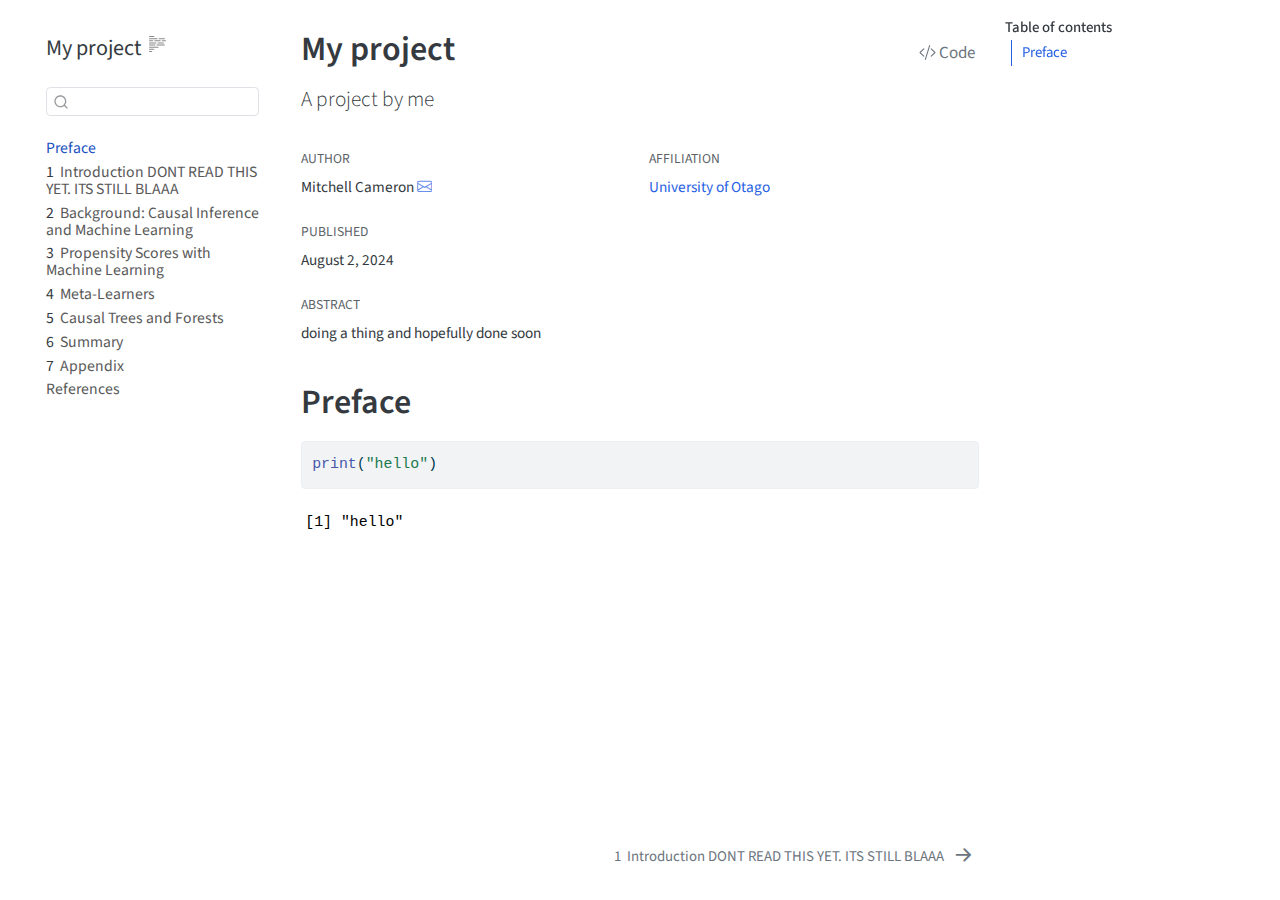
<file: docs/index.html>
<!DOCTYPE html>
<html xmlns="http://www.w3.org/1999/xhtml" lang="en" xml:lang="en"><head>

<meta charset="utf-8">
<meta name="generator" content="quarto-1.5.52">

<meta name="viewport" content="width=device-width, initial-scale=1.0, user-scalable=yes">

<meta name="author" content="Mitchell Cameron">
<meta name="dcterms.date" content="2024-08-02">

<title>My project</title>
<style>
code{white-space: pre-wrap;}
span.smallcaps{font-variant: small-caps;}
div.columns{display: flex; gap: min(4vw, 1.5em);}
div.column{flex: auto; overflow-x: auto;}
div.hanging-indent{margin-left: 1.5em; text-indent: -1.5em;}
ul.task-list{list-style: none;}
ul.task-list li input[type="checkbox"] {
  width: 0.8em;
  margin: 0 0.8em 0.2em -1em; /* quarto-specific, see https://github.com/quarto-dev/quarto-cli/issues/4556 */ 
  vertical-align: middle;
}
/* CSS for syntax highlighting */
pre > code.sourceCode { white-space: pre; position: relative; }
pre > code.sourceCode > span { line-height: 1.25; }
pre > code.sourceCode > span:empty { height: 1.2em; }
.sourceCode { overflow: visible; }
code.sourceCode > span { color: inherit; text-decoration: inherit; }
div.sourceCode { margin: 1em 0; }
pre.sourceCode { margin: 0; }
@media screen {
div.sourceCode { overflow: auto; }
}
@media print {
pre > code.sourceCode { white-space: pre-wrap; }
pre > code.sourceCode > span { display: inline-block; text-indent: -5em; padding-left: 5em; }
}
pre.numberSource code
  { counter-reset: source-line 0; }
pre.numberSource code > span
  { position: relative; left: -4em; counter-increment: source-line; }
pre.numberSource code > span > a:first-child::before
  { content: counter(source-line);
    position: relative; left: -1em; text-align: right; vertical-align: baseline;
    border: none; display: inline-block;
    -webkit-touch-callout: none; -webkit-user-select: none;
    -khtml-user-select: none; -moz-user-select: none;
    -ms-user-select: none; user-select: none;
    padding: 0 4px; width: 4em;
  }
pre.numberSource { margin-left: 3em;  padding-left: 4px; }
div.sourceCode
  {   }
@media screen {
pre > code.sourceCode > span > a:first-child::before { text-decoration: underline; }
}
</style>


<script src="site_libs/quarto-nav/quarto-nav.js"></script>
<script src="site_libs/quarto-nav/headroom.min.js"></script>
<script src="site_libs/clipboard/clipboard.min.js"></script>
<script src="site_libs/quarto-search/autocomplete.umd.js"></script>
<script src="site_libs/quarto-search/fuse.min.js"></script>
<script src="site_libs/quarto-search/quarto-search.js"></script>
<meta name="quarto:offset" content="./">
<link href="./intro.html" rel="next">
<script src="site_libs/quarto-html/quarto.js"></script>
<script src="site_libs/quarto-html/popper.min.js"></script>
<script src="site_libs/quarto-html/tippy.umd.min.js"></script>
<script src="site_libs/quarto-html/anchor.min.js"></script>
<link href="site_libs/quarto-html/tippy.css" rel="stylesheet">
<link href="site_libs/quarto-html/quarto-syntax-highlighting.css" rel="stylesheet" id="quarto-text-highlighting-styles">
<script src="site_libs/bootstrap/bootstrap.min.js"></script>
<link href="site_libs/bootstrap/bootstrap-icons.css" rel="stylesheet">
<link href="site_libs/bootstrap/bootstrap.min.css" rel="stylesheet" id="quarto-bootstrap" data-mode="light">
<script id="quarto-search-options" type="application/json">{
  "location": "sidebar",
  "copy-button": false,
  "collapse-after": 3,
  "panel-placement": "start",
  "type": "textbox",
  "limit": 50,
  "keyboard-shortcut": [
    "f",
    "/",
    "s"
  ],
  "show-item-context": false,
  "language": {
    "search-no-results-text": "No results",
    "search-matching-documents-text": "matching documents",
    "search-copy-link-title": "Copy link to search",
    "search-hide-matches-text": "Hide additional matches",
    "search-more-match-text": "more match in this document",
    "search-more-matches-text": "more matches in this document",
    "search-clear-button-title": "Clear",
    "search-text-placeholder": "",
    "search-detached-cancel-button-title": "Cancel",
    "search-submit-button-title": "Submit",
    "search-label": "Search"
  }
}</script>
<style>html{ scroll-behavior: smooth; }</style>
<script async="" src="https://hypothes.is/embed.js"></script>
<script>
  window.document.addEventListener("DOMContentLoaded", function (_event) {
    document.body.classList.add('hypothesis-enabled');
  });
</script>


</head>

<body class="nav-sidebar floating">

<div id="quarto-search-results"></div>
  <header id="quarto-header" class="headroom fixed-top">
  <nav class="quarto-secondary-nav">
    <div class="container-fluid d-flex">
      <button type="button" class="quarto-btn-toggle btn" data-bs-toggle="collapse" role="button" data-bs-target=".quarto-sidebar-collapse-item" aria-controls="quarto-sidebar" aria-expanded="false" aria-label="Toggle sidebar navigation" onclick="if (window.quartoToggleHeadroom) { window.quartoToggleHeadroom(); }">
        <i class="bi bi-layout-text-sidebar-reverse"></i>
      </button>
        <nav class="quarto-page-breadcrumbs" aria-label="breadcrumb"><ol class="breadcrumb"><li class="breadcrumb-item"><a href="./index.html">Preface</a></li></ol></nav>
        <a class="flex-grow-1" role="navigation" data-bs-toggle="collapse" data-bs-target=".quarto-sidebar-collapse-item" aria-controls="quarto-sidebar" aria-expanded="false" aria-label="Toggle sidebar navigation" onclick="if (window.quartoToggleHeadroom) { window.quartoToggleHeadroom(); }">      
        </a>
      <button type="button" class="btn quarto-search-button" aria-label="Search" onclick="window.quartoOpenSearch();">
        <i class="bi bi-search"></i>
      </button>
    </div>
  </nav>
</header>
<!-- content -->
<div id="quarto-content" class="quarto-container page-columns page-rows-contents page-layout-article">
<!-- sidebar -->
  <nav id="quarto-sidebar" class="sidebar collapse collapse-horizontal quarto-sidebar-collapse-item sidebar-navigation floating overflow-auto">
    <div class="pt-lg-2 mt-2 text-left sidebar-header">
    <div class="sidebar-title mb-0 py-0">
      <a href="./">My project</a> 
        <div class="sidebar-tools-main">
  <a href="" class="quarto-reader-toggle quarto-navigation-tool px-1" onclick="window.quartoToggleReader(); return false;" title="Toggle reader mode">
  <div class="quarto-reader-toggle-btn">
  <i class="bi"></i>
  </div>
</a>
</div>
    </div>
      </div>
        <div class="mt-2 flex-shrink-0 align-items-center">
        <div class="sidebar-search">
        <div id="quarto-search" class="" title="Search"></div>
        </div>
        </div>
    <div class="sidebar-menu-container"> 
    <ul class="list-unstyled mt-1">
        <li class="sidebar-item">
  <div class="sidebar-item-container"> 
  <a href="./index.html" class="sidebar-item-text sidebar-link active">
 <span class="menu-text">Preface</span></a>
  </div>
</li>
        <li class="sidebar-item">
  <div class="sidebar-item-container"> 
  <a href="./intro.html" class="sidebar-item-text sidebar-link">
 <span class="menu-text"><span class="chapter-number">1</span>&nbsp; <span class="chapter-title">Introduction DONT READ THIS YET. ITS STILL BLAAA</span></span></a>
  </div>
</li>
        <li class="sidebar-item">
  <div class="sidebar-item-container"> 
  <a href="./background.html" class="sidebar-item-text sidebar-link">
 <span class="menu-text"><span class="chapter-number">2</span>&nbsp; <span class="chapter-title">Background: Causal Inference and Machine Learning</span></span></a>
  </div>
</li>
        <li class="sidebar-item">
  <div class="sidebar-item-container"> 
  <a href="./propensity.html" class="sidebar-item-text sidebar-link">
 <span class="menu-text"><span class="chapter-number">3</span>&nbsp; <span class="chapter-title">Propensity Scores with Machine Learning</span></span></a>
  </div>
</li>
        <li class="sidebar-item">
  <div class="sidebar-item-container"> 
  <a href="./metalearners.html" class="sidebar-item-text sidebar-link">
 <span class="menu-text"><span class="chapter-number">4</span>&nbsp; <span class="chapter-title">Meta-Learners</span></span></a>
  </div>
</li>
        <li class="sidebar-item">
  <div class="sidebar-item-container"> 
  <a href="./trees.html" class="sidebar-item-text sidebar-link">
 <span class="menu-text"><span class="chapter-number">5</span>&nbsp; <span class="chapter-title">Causal Trees and Forests</span></span></a>
  </div>
</li>
        <li class="sidebar-item">
  <div class="sidebar-item-container"> 
  <a href="./summary.html" class="sidebar-item-text sidebar-link">
 <span class="menu-text"><span class="chapter-number">6</span>&nbsp; <span class="chapter-title">Summary</span></span></a>
  </div>
</li>
        <li class="sidebar-item">
  <div class="sidebar-item-container"> 
  <a href="./appendix.html" class="sidebar-item-text sidebar-link">
 <span class="menu-text"><span class="chapter-number">7</span>&nbsp; <span class="chapter-title">Appendix</span></span></a>
  </div>
</li>
        <li class="sidebar-item">
  <div class="sidebar-item-container"> 
  <a href="./references.html" class="sidebar-item-text sidebar-link">
 <span class="menu-text">References</span></a>
  </div>
</li>
    </ul>
    </div>
</nav>
<div id="quarto-sidebar-glass" class="quarto-sidebar-collapse-item" data-bs-toggle="collapse" data-bs-target=".quarto-sidebar-collapse-item"></div>
<!-- margin-sidebar -->
    <div id="quarto-margin-sidebar" class="sidebar margin-sidebar">
        <nav id="TOC" role="doc-toc" class="toc-active">
    <h2 id="toc-title">Table of contents</h2>
   
  <ul>
  <li><a href="#preface" id="toc-preface" class="nav-link active" data-scroll-target="#preface">Preface</a></li>
  </ul>
</nav>
    </div>
<!-- main -->
<main class="content" id="quarto-document-content">

<header id="title-block-header" class="quarto-title-block default">
<div class="quarto-title">
<div class="quarto-title-block"><div><h1 class="title">My project</h1><button type="button" class="btn code-tools-button" id="quarto-code-tools-source"><i class="bi"></i> Code</button></div></div>
<p class="subtitle lead">A project by me</p>
</div>


<div class="quarto-title-meta-author">
  <div class="quarto-title-meta-heading">Author</div>
  <div class="quarto-title-meta-heading">Affiliation</div>
  
    <div class="quarto-title-meta-contents">
    <p class="author">Mitchell Cameron <a href="mailto:mitchell.cameron@postgrad.otago.ac.nz" class="quarto-title-author-email"><i class="bi bi-envelope"></i></a> </p>
  </div>
  <div class="quarto-title-meta-contents">
        <p class="affiliation">
            <a href="www.otago.ac.nz">
            University of Otago
            </a>
          </p>
      </div>
  </div>

<div class="quarto-title-meta">

      
    <div>
    <div class="quarto-title-meta-heading">Published</div>
    <div class="quarto-title-meta-contents">
      <p class="date">August 2, 2024</p>
    </div>
  </div>
  
    
  </div>
  
<div>
  <div class="abstract">
    <div class="block-title">Abstract</div>
    <p>doing a thing and hopefully done soon</p>
  </div>
</div>


</header>


<section id="preface" class="level1 unnumbered">
<h1 class="unnumbered">Preface</h1>
<div class="cell">
<div class="sourceCode cell-code" id="cb1"><pre class="sourceCode r code-with-copy"><code class="sourceCode r"><span id="cb1-1"><a href="#cb1-1" aria-hidden="true" tabindex="-1"></a><span class="fu">print</span>(<span class="st">"hello"</span>)</span></code><button title="Copy to Clipboard" class="code-copy-button"><i class="bi"></i></button></pre></div>
<div class="cell-output cell-output-stdout">
<pre><code>[1] "hello"</code></pre>
</div>
</div>


<!-- -->

</section>

</main> <!-- /main -->
<script id="quarto-html-after-body" type="application/javascript">
window.document.addEventListener("DOMContentLoaded", function (event) {
  const toggleBodyColorMode = (bsSheetEl) => {
    const mode = bsSheetEl.getAttribute("data-mode");
    const bodyEl = window.document.querySelector("body");
    if (mode === "dark") {
      bodyEl.classList.add("quarto-dark");
      bodyEl.classList.remove("quarto-light");
    } else {
      bodyEl.classList.add("quarto-light");
      bodyEl.classList.remove("quarto-dark");
    }
  }
  const toggleBodyColorPrimary = () => {
    const bsSheetEl = window.document.querySelector("link#quarto-bootstrap");
    if (bsSheetEl) {
      toggleBodyColorMode(bsSheetEl);
    }
  }
  toggleBodyColorPrimary();  
  const icon = "";
  const anchorJS = new window.AnchorJS();
  anchorJS.options = {
    placement: 'right',
    icon: icon
  };
  anchorJS.add('.anchored');
  const isCodeAnnotation = (el) => {
    for (const clz of el.classList) {
      if (clz.startsWith('code-annotation-')) {                     
        return true;
      }
    }
    return false;
  }
  const onCopySuccess = function(e) {
    // button target
    const button = e.trigger;
    // don't keep focus
    button.blur();
    // flash "checked"
    button.classList.add('code-copy-button-checked');
    var currentTitle = button.getAttribute("title");
    button.setAttribute("title", "Copied!");
    let tooltip;
    if (window.bootstrap) {
      button.setAttribute("data-bs-toggle", "tooltip");
      button.setAttribute("data-bs-placement", "left");
      button.setAttribute("data-bs-title", "Copied!");
      tooltip = new bootstrap.Tooltip(button, 
        { trigger: "manual", 
          customClass: "code-copy-button-tooltip",
          offset: [0, -8]});
      tooltip.show();    
    }
    setTimeout(function() {
      if (tooltip) {
        tooltip.hide();
        button.removeAttribute("data-bs-title");
        button.removeAttribute("data-bs-toggle");
        button.removeAttribute("data-bs-placement");
      }
      button.setAttribute("title", currentTitle);
      button.classList.remove('code-copy-button-checked');
    }, 1000);
    // clear code selection
    e.clearSelection();
  }
  const getTextToCopy = function(trigger) {
      const codeEl = trigger.previousElementSibling.cloneNode(true);
      for (const childEl of codeEl.children) {
        if (isCodeAnnotation(childEl)) {
          childEl.remove();
        }
      }
      return codeEl.innerText;
  }
  const clipboard = new window.ClipboardJS('.code-copy-button:not([data-in-quarto-modal])', {
    text: getTextToCopy
  });
  clipboard.on('success', onCopySuccess);
  if (window.document.getElementById('quarto-embedded-source-code-modal')) {
    // For code content inside modals, clipBoardJS needs to be initialized with a container option
    // TODO: Check when it could be a function (https://github.com/zenorocha/clipboard.js/issues/860)
    const clipboardModal = new window.ClipboardJS('.code-copy-button[data-in-quarto-modal]', {
      text: getTextToCopy,
      container: window.document.getElementById('quarto-embedded-source-code-modal')
    });
    clipboardModal.on('success', onCopySuccess);
  }
  const viewSource = window.document.getElementById('quarto-view-source') ||
                     window.document.getElementById('quarto-code-tools-source');
  if (viewSource) {
    const sourceUrl = viewSource.getAttribute("data-quarto-source-url");
    viewSource.addEventListener("click", function(e) {
      if (sourceUrl) {
        // rstudio viewer pane
        if (/\bcapabilities=\b/.test(window.location)) {
          window.open(sourceUrl);
        } else {
          window.location.href = sourceUrl;
        }
      } else {
        const modal = new bootstrap.Modal(document.getElementById('quarto-embedded-source-code-modal'));
        modal.show();
      }
      return false;
    });
  }
  function toggleCodeHandler(show) {
    return function(e) {
      const detailsSrc = window.document.querySelectorAll(".cell > details > .sourceCode");
      for (let i=0; i<detailsSrc.length; i++) {
        const details = detailsSrc[i].parentElement;
        if (show) {
          details.open = true;
        } else {
          details.removeAttribute("open");
        }
      }
      const cellCodeDivs = window.document.querySelectorAll(".cell > .sourceCode");
      const fromCls = show ? "hidden" : "unhidden";
      const toCls = show ? "unhidden" : "hidden";
      for (let i=0; i<cellCodeDivs.length; i++) {
        const codeDiv = cellCodeDivs[i];
        if (codeDiv.classList.contains(fromCls)) {
          codeDiv.classList.remove(fromCls);
          codeDiv.classList.add(toCls);
        } 
      }
      return false;
    }
  }
  const hideAllCode = window.document.getElementById("quarto-hide-all-code");
  if (hideAllCode) {
    hideAllCode.addEventListener("click", toggleCodeHandler(false));
  }
  const showAllCode = window.document.getElementById("quarto-show-all-code");
  if (showAllCode) {
    showAllCode.addEventListener("click", toggleCodeHandler(true));
  }
    var localhostRegex = new RegExp(/^(?:http|https):\/\/localhost\:?[0-9]*\//);
    var mailtoRegex = new RegExp(/^mailto:/);
      var filterRegex = new RegExp('/' + window.location.host + '/');
    var isInternal = (href) => {
        return filterRegex.test(href) || localhostRegex.test(href) || mailtoRegex.test(href);
    }
    // Inspect non-navigation links and adorn them if external
 	var links = window.document.querySelectorAll('a[href]:not(.nav-link):not(.navbar-brand):not(.toc-action):not(.sidebar-link):not(.sidebar-item-toggle):not(.pagination-link):not(.no-external):not([aria-hidden]):not(.dropdown-item):not(.quarto-navigation-tool):not(.about-link)');
    for (var i=0; i<links.length; i++) {
      const link = links[i];
      if (!isInternal(link.href)) {
        // undo the damage that might have been done by quarto-nav.js in the case of
        // links that we want to consider external
        if (link.dataset.originalHref !== undefined) {
          link.href = link.dataset.originalHref;
        }
      }
    }
  function tippyHover(el, contentFn, onTriggerFn, onUntriggerFn) {
    const config = {
      allowHTML: true,
      maxWidth: 500,
      delay: 100,
      arrow: false,
      appendTo: function(el) {
          return el.parentElement;
      },
      interactive: true,
      interactiveBorder: 10,
      theme: 'quarto',
      placement: 'bottom-start',
    };
    if (contentFn) {
      config.content = contentFn;
    }
    if (onTriggerFn) {
      config.onTrigger = onTriggerFn;
    }
    if (onUntriggerFn) {
      config.onUntrigger = onUntriggerFn;
    }
    window.tippy(el, config); 
  }
  const noterefs = window.document.querySelectorAll('a[role="doc-noteref"]');
  for (var i=0; i<noterefs.length; i++) {
    const ref = noterefs[i];
    tippyHover(ref, function() {
      // use id or data attribute instead here
      let href = ref.getAttribute('data-footnote-href') || ref.getAttribute('href');
      try { href = new URL(href).hash; } catch {}
      const id = href.replace(/^#\/?/, "");
      const note = window.document.getElementById(id);
      if (note) {
        return note.innerHTML;
      } else {
        return "";
      }
    });
  }
  const xrefs = window.document.querySelectorAll('a.quarto-xref');
  const processXRef = (id, note) => {
    // Strip column container classes
    const stripColumnClz = (el) => {
      el.classList.remove("page-full", "page-columns");
      if (el.children) {
        for (const child of el.children) {
          stripColumnClz(child);
        }
      }
    }
    stripColumnClz(note)
    if (id === null || id.startsWith('sec-')) {
      // Special case sections, only their first couple elements
      const container = document.createElement("div");
      if (note.children && note.children.length > 2) {
        container.appendChild(note.children[0].cloneNode(true));
        for (let i = 1; i < note.children.length; i++) {
          const child = note.children[i];
          if (child.tagName === "P" && child.innerText === "") {
            continue;
          } else {
            container.appendChild(child.cloneNode(true));
            break;
          }
        }
        if (window.Quarto?.typesetMath) {
          window.Quarto.typesetMath(container);
        }
        return container.innerHTML
      } else {
        if (window.Quarto?.typesetMath) {
          window.Quarto.typesetMath(note);
        }
        return note.innerHTML;
      }
    } else {
      // Remove any anchor links if they are present
      const anchorLink = note.querySelector('a.anchorjs-link');
      if (anchorLink) {
        anchorLink.remove();
      }
      if (window.Quarto?.typesetMath) {
        window.Quarto.typesetMath(note);
      }
      // TODO in 1.5, we should make sure this works without a callout special case
      if (note.classList.contains("callout")) {
        return note.outerHTML;
      } else {
        return note.innerHTML;
      }
    }
  }
  for (var i=0; i<xrefs.length; i++) {
    const xref = xrefs[i];
    tippyHover(xref, undefined, function(instance) {
      instance.disable();
      let url = xref.getAttribute('href');
      let hash = undefined; 
      if (url.startsWith('#')) {
        hash = url;
      } else {
        try { hash = new URL(url).hash; } catch {}
      }
      if (hash) {
        const id = hash.replace(/^#\/?/, "");
        const note = window.document.getElementById(id);
        if (note !== null) {
          try {
            const html = processXRef(id, note.cloneNode(true));
            instance.setContent(html);
          } finally {
            instance.enable();
            instance.show();
          }
        } else {
          // See if we can fetch this
          fetch(url.split('#')[0])
          .then(res => res.text())
          .then(html => {
            const parser = new DOMParser();
            const htmlDoc = parser.parseFromString(html, "text/html");
            const note = htmlDoc.getElementById(id);
            if (note !== null) {
              const html = processXRef(id, note);
              instance.setContent(html);
            } 
          }).finally(() => {
            instance.enable();
            instance.show();
          });
        }
      } else {
        // See if we can fetch a full url (with no hash to target)
        // This is a special case and we should probably do some content thinning / targeting
        fetch(url)
        .then(res => res.text())
        .then(html => {
          const parser = new DOMParser();
          const htmlDoc = parser.parseFromString(html, "text/html");
          const note = htmlDoc.querySelector('main.content');
          if (note !== null) {
            // This should only happen for chapter cross references
            // (since there is no id in the URL)
            // remove the first header
            if (note.children.length > 0 && note.children[0].tagName === "HEADER") {
              note.children[0].remove();
            }
            const html = processXRef(null, note);
            instance.setContent(html);
          } 
        }).finally(() => {
          instance.enable();
          instance.show();
        });
      }
    }, function(instance) {
    });
  }
      let selectedAnnoteEl;
      const selectorForAnnotation = ( cell, annotation) => {
        let cellAttr = 'data-code-cell="' + cell + '"';
        let lineAttr = 'data-code-annotation="' +  annotation + '"';
        const selector = 'span[' + cellAttr + '][' + lineAttr + ']';
        return selector;
      }
      const selectCodeLines = (annoteEl) => {
        const doc = window.document;
        const targetCell = annoteEl.getAttribute("data-target-cell");
        const targetAnnotation = annoteEl.getAttribute("data-target-annotation");
        const annoteSpan = window.document.querySelector(selectorForAnnotation(targetCell, targetAnnotation));
        const lines = annoteSpan.getAttribute("data-code-lines").split(",");
        const lineIds = lines.map((line) => {
          return targetCell + "-" + line;
        })
        let top = null;
        let height = null;
        let parent = null;
        if (lineIds.length > 0) {
            //compute the position of the single el (top and bottom and make a div)
            const el = window.document.getElementById(lineIds[0]);
            top = el.offsetTop;
            height = el.offsetHeight;
            parent = el.parentElement.parentElement;
          if (lineIds.length > 1) {
            const lastEl = window.document.getElementById(lineIds[lineIds.length - 1]);
            const bottom = lastEl.offsetTop + lastEl.offsetHeight;
            height = bottom - top;
          }
          if (top !== null && height !== null && parent !== null) {
            // cook up a div (if necessary) and position it 
            let div = window.document.getElementById("code-annotation-line-highlight");
            if (div === null) {
              div = window.document.createElement("div");
              div.setAttribute("id", "code-annotation-line-highlight");
              div.style.position = 'absolute';
              parent.appendChild(div);
            }
            div.style.top = top - 2 + "px";
            div.style.height = height + 4 + "px";
            div.style.left = 0;
            let gutterDiv = window.document.getElementById("code-annotation-line-highlight-gutter");
            if (gutterDiv === null) {
              gutterDiv = window.document.createElement("div");
              gutterDiv.setAttribute("id", "code-annotation-line-highlight-gutter");
              gutterDiv.style.position = 'absolute';
              const codeCell = window.document.getElementById(targetCell);
              const gutter = codeCell.querySelector('.code-annotation-gutter');
              gutter.appendChild(gutterDiv);
            }
            gutterDiv.style.top = top - 2 + "px";
            gutterDiv.style.height = height + 4 + "px";
          }
          selectedAnnoteEl = annoteEl;
        }
      };
      const unselectCodeLines = () => {
        const elementsIds = ["code-annotation-line-highlight", "code-annotation-line-highlight-gutter"];
        elementsIds.forEach((elId) => {
          const div = window.document.getElementById(elId);
          if (div) {
            div.remove();
          }
        });
        selectedAnnoteEl = undefined;
      };
        // Handle positioning of the toggle
    window.addEventListener(
      "resize",
      throttle(() => {
        elRect = undefined;
        if (selectedAnnoteEl) {
          selectCodeLines(selectedAnnoteEl);
        }
      }, 10)
    );
    function throttle(fn, ms) {
    let throttle = false;
    let timer;
      return (...args) => {
        if(!throttle) { // first call gets through
            fn.apply(this, args);
            throttle = true;
        } else { // all the others get throttled
            if(timer) clearTimeout(timer); // cancel #2
            timer = setTimeout(() => {
              fn.apply(this, args);
              timer = throttle = false;
            }, ms);
        }
      };
    }
      // Attach click handler to the DT
      const annoteDls = window.document.querySelectorAll('dt[data-target-cell]');
      for (const annoteDlNode of annoteDls) {
        annoteDlNode.addEventListener('click', (event) => {
          const clickedEl = event.target;
          if (clickedEl !== selectedAnnoteEl) {
            unselectCodeLines();
            const activeEl = window.document.querySelector('dt[data-target-cell].code-annotation-active');
            if (activeEl) {
              activeEl.classList.remove('code-annotation-active');
            }
            selectCodeLines(clickedEl);
            clickedEl.classList.add('code-annotation-active');
          } else {
            // Unselect the line
            unselectCodeLines();
            clickedEl.classList.remove('code-annotation-active');
          }
        });
      }
  const findCites = (el) => {
    const parentEl = el.parentElement;
    if (parentEl) {
      const cites = parentEl.dataset.cites;
      if (cites) {
        return {
          el,
          cites: cites.split(' ')
        };
      } else {
        return findCites(el.parentElement)
      }
    } else {
      return undefined;
    }
  };
  var bibliorefs = window.document.querySelectorAll('a[role="doc-biblioref"]');
  for (var i=0; i<bibliorefs.length; i++) {
    const ref = bibliorefs[i];
    const citeInfo = findCites(ref);
    if (citeInfo) {
      tippyHover(citeInfo.el, function() {
        var popup = window.document.createElement('div');
        citeInfo.cites.forEach(function(cite) {
          var citeDiv = window.document.createElement('div');
          citeDiv.classList.add('hanging-indent');
          citeDiv.classList.add('csl-entry');
          var biblioDiv = window.document.getElementById('ref-' + cite);
          if (biblioDiv) {
            citeDiv.innerHTML = biblioDiv.innerHTML;
          }
          popup.appendChild(citeDiv);
        });
        return popup.innerHTML;
      });
    }
  }
});
</script>
<nav class="page-navigation">
  <div class="nav-page nav-page-previous">
  </div>
  <div class="nav-page nav-page-next">
      <a href="./intro.html" class="pagination-link" aria-label="Introduction DONT READ THIS YET. ITS STILL BLAAA">
        <span class="nav-page-text"><span class="chapter-number">1</span>&nbsp; <span class="chapter-title">Introduction DONT READ THIS YET. ITS STILL BLAAA</span></span> <i class="bi bi-arrow-right-short"></i>
      </a>
  </div>
</nav><div class="modal fade" id="quarto-embedded-source-code-modal" tabindex="-1" aria-labelledby="quarto-embedded-source-code-modal-label" aria-hidden="true"><div class="modal-dialog modal-dialog-scrollable"><div class="modal-content"><div class="modal-header"><h5 class="modal-title" id="quarto-embedded-source-code-modal-label">Source Code</h5><button class="btn-close" data-bs-dismiss="modal"></button></div><div class="modal-body"><div class="">
<div class="sourceCode" id="cb3" data-shortcodes="false"><pre class="sourceCode markdown code-with-copy"><code class="sourceCode markdown"><span id="cb3-1"><a href="#cb3-1" aria-hidden="true" tabindex="-1"></a><span class="in">```{r include=FALSE}</span></span>
<span id="cb3-2"><a href="#cb3-2" aria-hidden="true" tabindex="-1"></a><span class="in">load(file = "my_environment.RData")</span></span>
<span id="cb3-3"><a href="#cb3-3" aria-hidden="true" tabindex="-1"></a><span class="in">```</span></span>
<span id="cb3-4"><a href="#cb3-4" aria-hidden="true" tabindex="-1"></a><span class="fu"># Preface {.unnumbered}</span></span>
<span id="cb3-5"><a href="#cb3-5" aria-hidden="true" tabindex="-1"></a></span>
<span id="cb3-6"><a href="#cb3-6" aria-hidden="true" tabindex="-1"></a></span>
<span id="cb3-7"><a href="#cb3-7" aria-hidden="true" tabindex="-1"></a></span>
<span id="cb3-10"><a href="#cb3-10" aria-hidden="true" tabindex="-1"></a><span class="in">```{r}</span></span>
<span id="cb3-11"><a href="#cb3-11" aria-hidden="true" tabindex="-1"></a><span class="fu">print</span>(<span class="st">"hello"</span>)</span>
<span id="cb3-12"><a href="#cb3-12" aria-hidden="true" tabindex="-1"></a><span class="in">```</span></span>
<span id="cb3-13"><a href="#cb3-13" aria-hidden="true" tabindex="-1"></a></span>
<span id="cb3-14"><a href="#cb3-14" aria-hidden="true" tabindex="-1"></a></span>
<span id="cb3-15"><a href="#cb3-15" aria-hidden="true" tabindex="-1"></a></span>
<span id="cb3-16"><a href="#cb3-16" aria-hidden="true" tabindex="-1"></a><span class="in">```{r include=FALSE}</span></span>
<span id="cb3-17"><a href="#cb3-17" aria-hidden="true" tabindex="-1"></a><span class="in">save.image(file = "my_environment.RData")</span></span>
<span id="cb3-18"><a href="#cb3-18" aria-hidden="true" tabindex="-1"></a><span class="in">```</span></span>
</code><button title="Copy to Clipboard" class="code-copy-button" data-in-quarto-modal=""><i class="bi"></i></button></pre></div>
</div></div></div></div></div>
</div> <!-- /content -->




<script src="site_libs/quarto-html/zenscroll-min.js"></script>
</body></html>
</file>
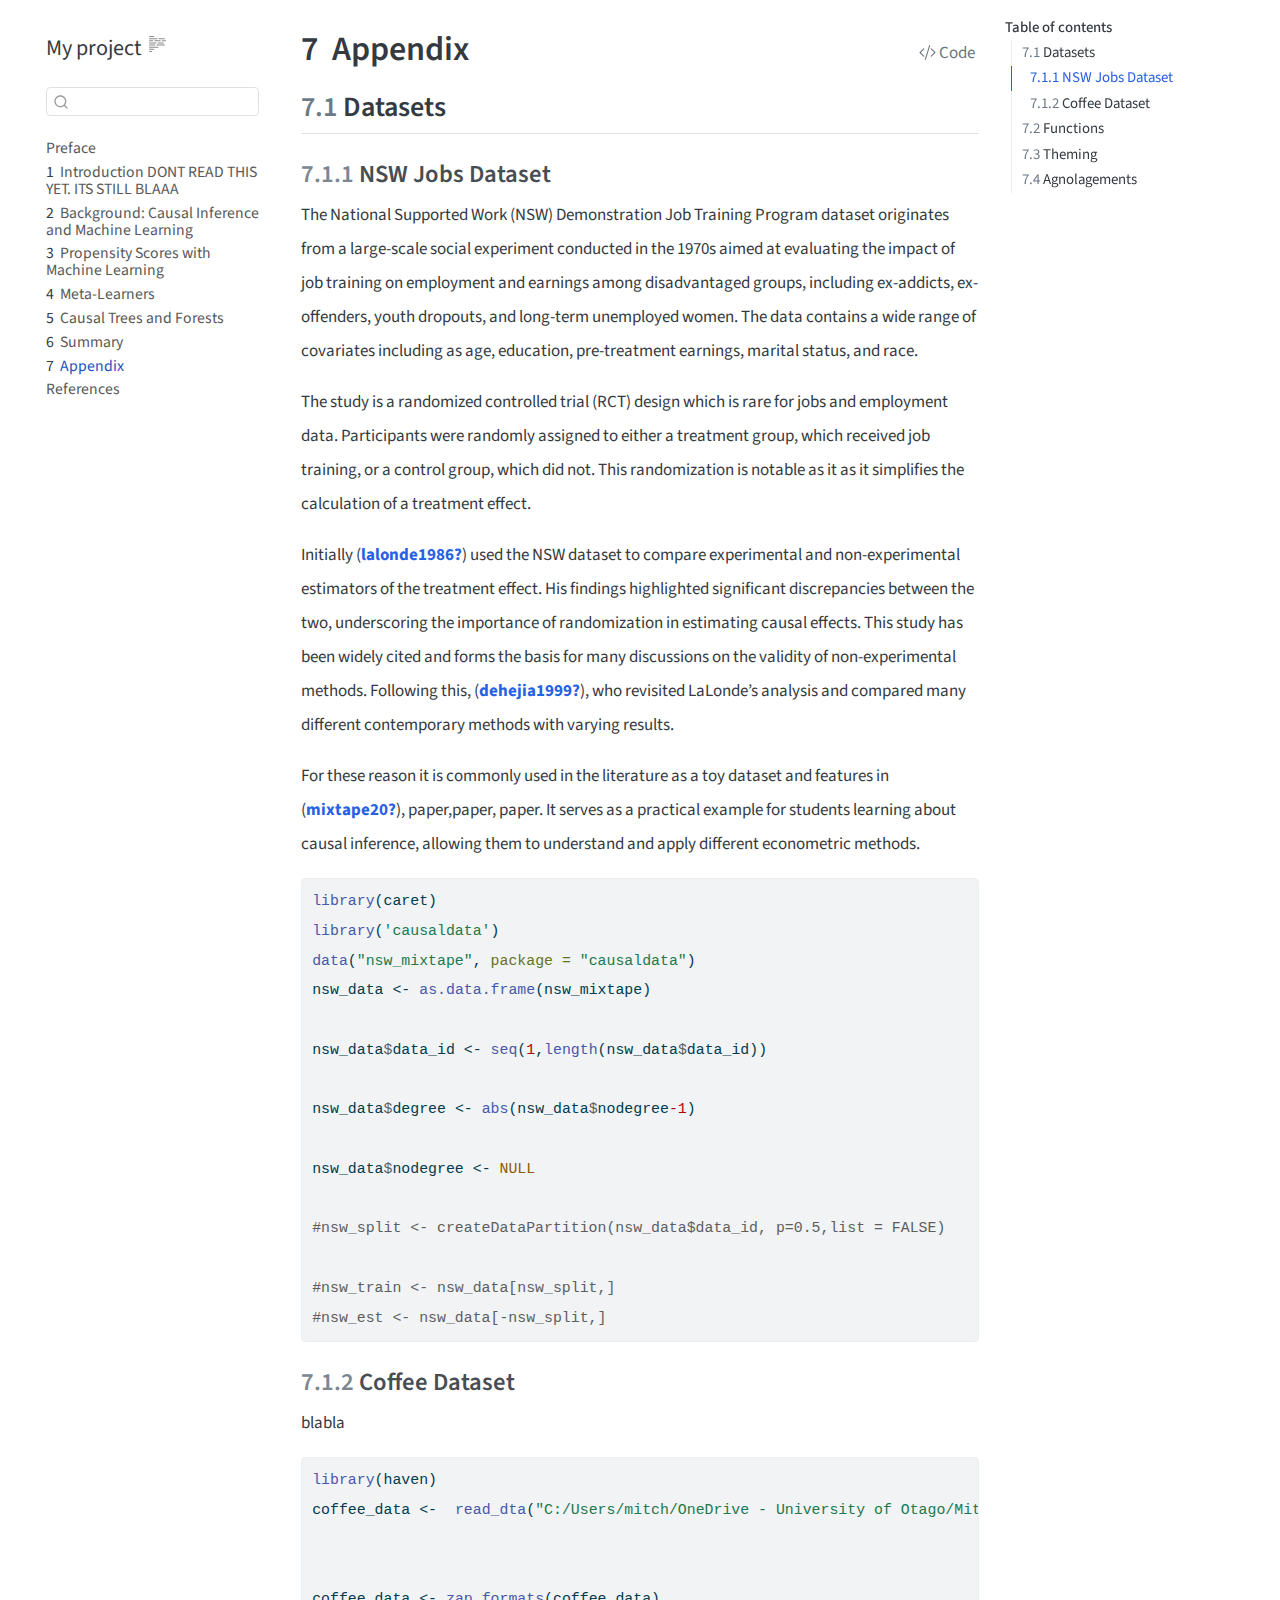
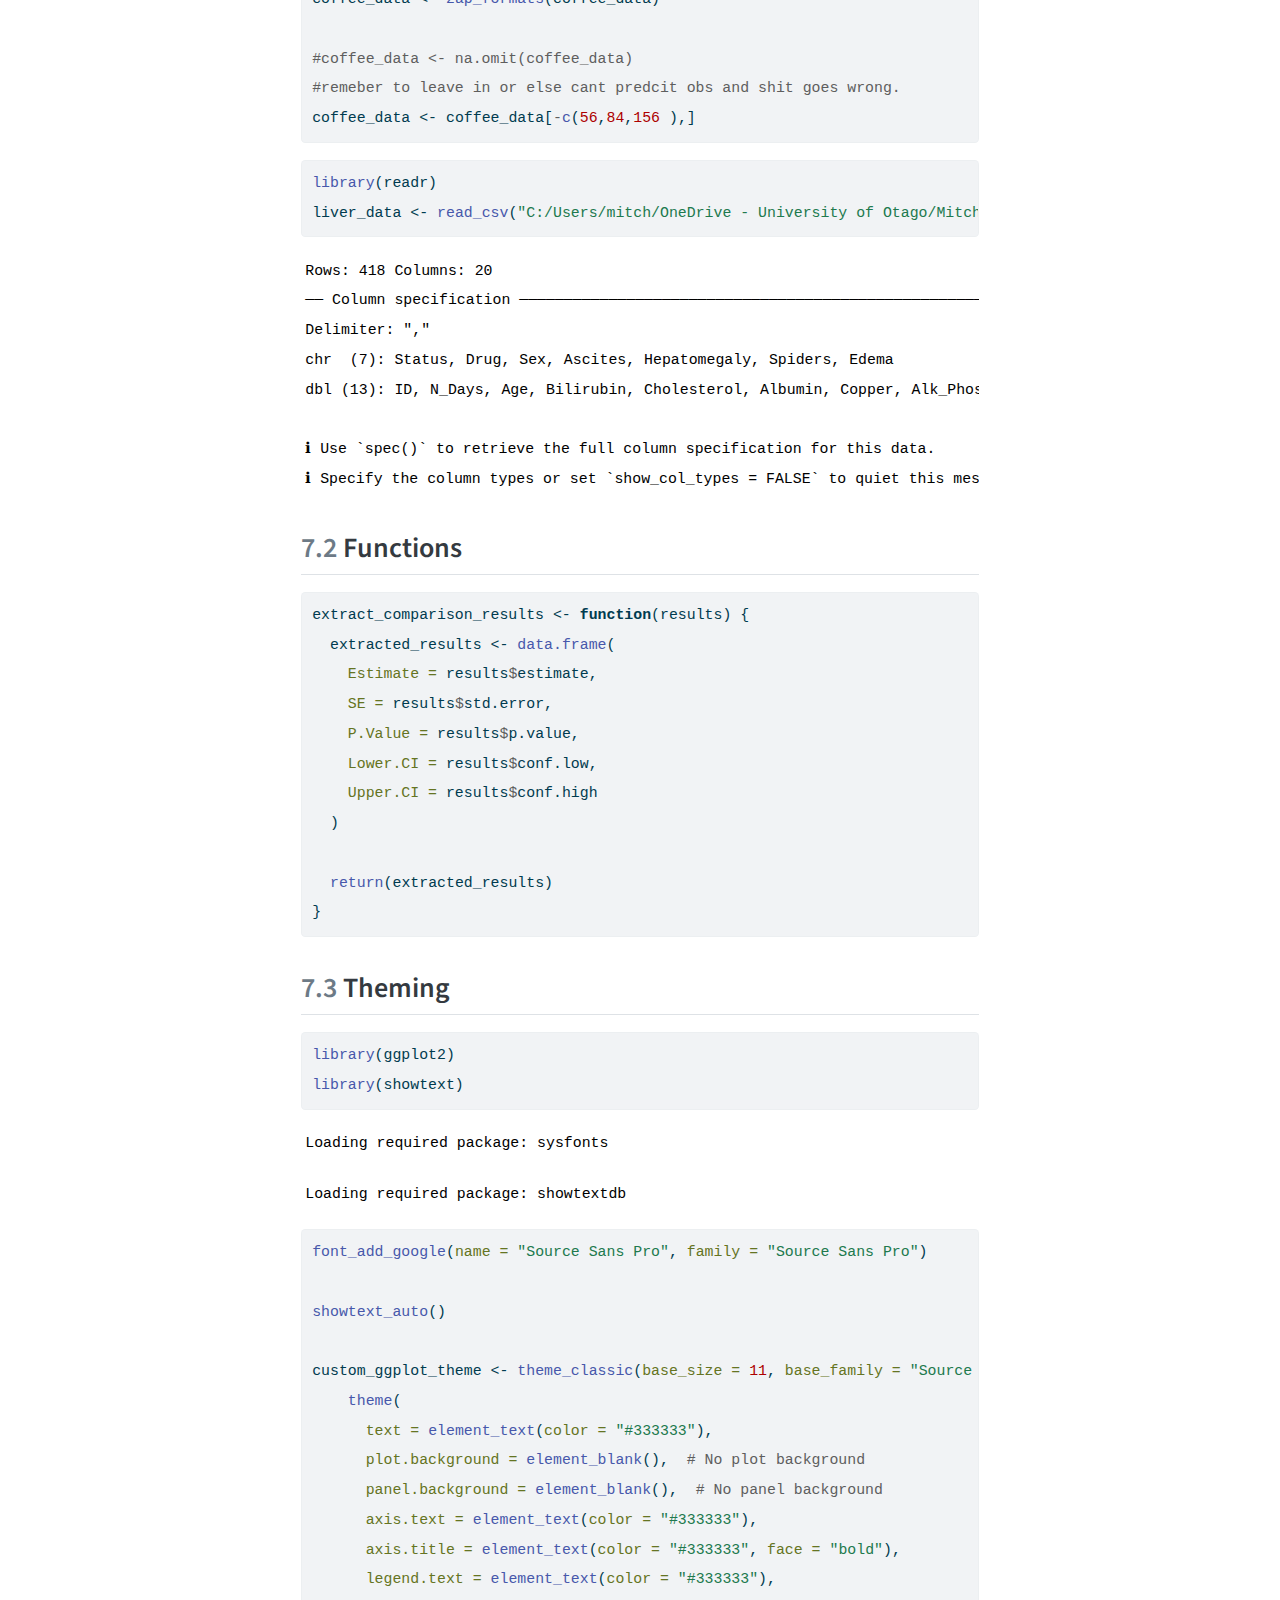
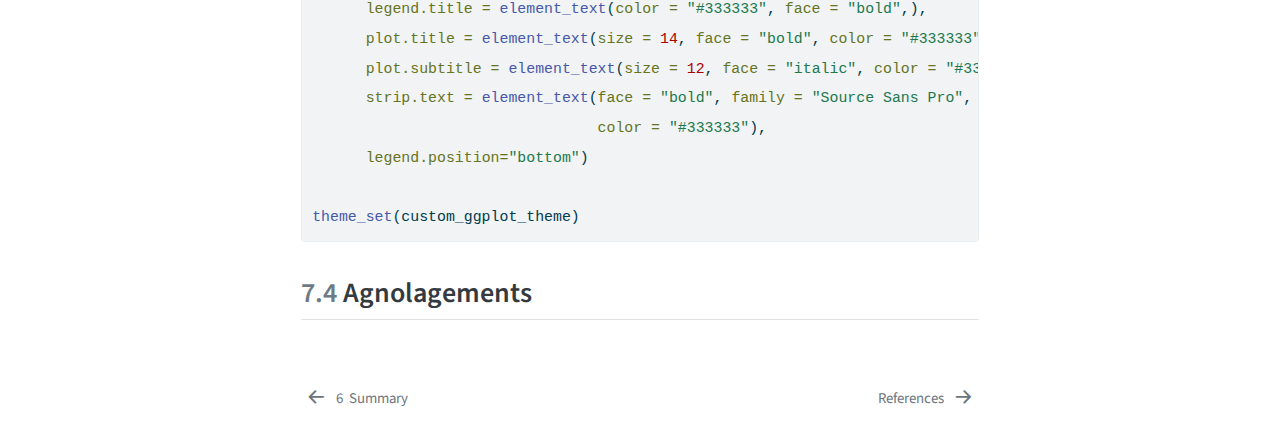
<file: docs/appendix.html>
<!DOCTYPE html>
<html xmlns="http://www.w3.org/1999/xhtml" lang="en" xml:lang="en"><head>

<meta charset="utf-8">
<meta name="generator" content="quarto-1.5.52">

<meta name="viewport" content="width=device-width, initial-scale=1.0, user-scalable=yes">


<title>7&nbsp; Appendix – My project</title>
<style>
code{white-space: pre-wrap;}
span.smallcaps{font-variant: small-caps;}
div.columns{display: flex; gap: min(4vw, 1.5em);}
div.column{flex: auto; overflow-x: auto;}
div.hanging-indent{margin-left: 1.5em; text-indent: -1.5em;}
ul.task-list{list-style: none;}
ul.task-list li input[type="checkbox"] {
  width: 0.8em;
  margin: 0 0.8em 0.2em -1em; /* quarto-specific, see https://github.com/quarto-dev/quarto-cli/issues/4556 */ 
  vertical-align: middle;
}
/* CSS for syntax highlighting */
pre > code.sourceCode { white-space: pre; position: relative; }
pre > code.sourceCode > span { line-height: 1.25; }
pre > code.sourceCode > span:empty { height: 1.2em; }
.sourceCode { overflow: visible; }
code.sourceCode > span { color: inherit; text-decoration: inherit; }
div.sourceCode { margin: 1em 0; }
pre.sourceCode { margin: 0; }
@media screen {
div.sourceCode { overflow: auto; }
}
@media print {
pre > code.sourceCode { white-space: pre-wrap; }
pre > code.sourceCode > span { display: inline-block; text-indent: -5em; padding-left: 5em; }
}
pre.numberSource code
  { counter-reset: source-line 0; }
pre.numberSource code > span
  { position: relative; left: -4em; counter-increment: source-line; }
pre.numberSource code > span > a:first-child::before
  { content: counter(source-line);
    position: relative; left: -1em; text-align: right; vertical-align: baseline;
    border: none; display: inline-block;
    -webkit-touch-callout: none; -webkit-user-select: none;
    -khtml-user-select: none; -moz-user-select: none;
    -ms-user-select: none; user-select: none;
    padding: 0 4px; width: 4em;
  }
pre.numberSource { margin-left: 3em;  padding-left: 4px; }
div.sourceCode
  {   }
@media screen {
pre > code.sourceCode > span > a:first-child::before { text-decoration: underline; }
}
</style>


<script src="site_libs/quarto-nav/quarto-nav.js"></script>
<script src="site_libs/quarto-nav/headroom.min.js"></script>
<script src="site_libs/clipboard/clipboard.min.js"></script>
<script src="site_libs/quarto-search/autocomplete.umd.js"></script>
<script src="site_libs/quarto-search/fuse.min.js"></script>
<script src="site_libs/quarto-search/quarto-search.js"></script>
<meta name="quarto:offset" content="./">
<link href="./references.html" rel="next">
<link href="./summary.html" rel="prev">
<script src="site_libs/quarto-html/quarto.js"></script>
<script src="site_libs/quarto-html/popper.min.js"></script>
<script src="site_libs/quarto-html/tippy.umd.min.js"></script>
<script src="site_libs/quarto-html/anchor.min.js"></script>
<link href="site_libs/quarto-html/tippy.css" rel="stylesheet">
<link href="site_libs/quarto-html/quarto-syntax-highlighting.css" rel="stylesheet" id="quarto-text-highlighting-styles">
<script src="site_libs/bootstrap/bootstrap.min.js"></script>
<link href="site_libs/bootstrap/bootstrap-icons.css" rel="stylesheet">
<link href="site_libs/bootstrap/bootstrap.min.css" rel="stylesheet" id="quarto-bootstrap" data-mode="light">
<script id="quarto-search-options" type="application/json">{
  "location": "sidebar",
  "copy-button": false,
  "collapse-after": 3,
  "panel-placement": "start",
  "type": "textbox",
  "limit": 50,
  "keyboard-shortcut": [
    "f",
    "/",
    "s"
  ],
  "show-item-context": false,
  "language": {
    "search-no-results-text": "No results",
    "search-matching-documents-text": "matching documents",
    "search-copy-link-title": "Copy link to search",
    "search-hide-matches-text": "Hide additional matches",
    "search-more-match-text": "more match in this document",
    "search-more-matches-text": "more matches in this document",
    "search-clear-button-title": "Clear",
    "search-text-placeholder": "",
    "search-detached-cancel-button-title": "Cancel",
    "search-submit-button-title": "Submit",
    "search-label": "Search"
  }
}</script>
<style>html{ scroll-behavior: smooth; }</style>
<script async="" src="https://hypothes.is/embed.js"></script>
<script>
  window.document.addEventListener("DOMContentLoaded", function (_event) {
    document.body.classList.add('hypothesis-enabled');
  });
</script>


</head>

<body class="nav-sidebar floating">

<div id="quarto-search-results"></div>
  <header id="quarto-header" class="headroom fixed-top">
  <nav class="quarto-secondary-nav">
    <div class="container-fluid d-flex">
      <button type="button" class="quarto-btn-toggle btn" data-bs-toggle="collapse" role="button" data-bs-target=".quarto-sidebar-collapse-item" aria-controls="quarto-sidebar" aria-expanded="false" aria-label="Toggle sidebar navigation" onclick="if (window.quartoToggleHeadroom) { window.quartoToggleHeadroom(); }">
        <i class="bi bi-layout-text-sidebar-reverse"></i>
      </button>
        <nav class="quarto-page-breadcrumbs" aria-label="breadcrumb"><ol class="breadcrumb"><li class="breadcrumb-item"><a href="./appendix.html"><span class="chapter-number">7</span>&nbsp; <span class="chapter-title">Appendix</span></a></li></ol></nav>
        <a class="flex-grow-1" role="navigation" data-bs-toggle="collapse" data-bs-target=".quarto-sidebar-collapse-item" aria-controls="quarto-sidebar" aria-expanded="false" aria-label="Toggle sidebar navigation" onclick="if (window.quartoToggleHeadroom) { window.quartoToggleHeadroom(); }">      
        </a>
      <button type="button" class="btn quarto-search-button" aria-label="Search" onclick="window.quartoOpenSearch();">
        <i class="bi bi-search"></i>
      </button>
    </div>
  </nav>
</header>
<!-- content -->
<div id="quarto-content" class="quarto-container page-columns page-rows-contents page-layout-article">
<!-- sidebar -->
  <nav id="quarto-sidebar" class="sidebar collapse collapse-horizontal quarto-sidebar-collapse-item sidebar-navigation floating overflow-auto">
    <div class="pt-lg-2 mt-2 text-left sidebar-header">
    <div class="sidebar-title mb-0 py-0">
      <a href="./">My project</a> 
        <div class="sidebar-tools-main">
  <a href="" class="quarto-reader-toggle quarto-navigation-tool px-1" onclick="window.quartoToggleReader(); return false;" title="Toggle reader mode">
  <div class="quarto-reader-toggle-btn">
  <i class="bi"></i>
  </div>
</a>
</div>
    </div>
      </div>
        <div class="mt-2 flex-shrink-0 align-items-center">
        <div class="sidebar-search">
        <div id="quarto-search" class="" title="Search"></div>
        </div>
        </div>
    <div class="sidebar-menu-container"> 
    <ul class="list-unstyled mt-1">
        <li class="sidebar-item">
  <div class="sidebar-item-container"> 
  <a href="./index.html" class="sidebar-item-text sidebar-link">
 <span class="menu-text">Preface</span></a>
  </div>
</li>
        <li class="sidebar-item">
  <div class="sidebar-item-container"> 
  <a href="./intro.html" class="sidebar-item-text sidebar-link">
 <span class="menu-text"><span class="chapter-number">1</span>&nbsp; <span class="chapter-title">Introduction DONT READ THIS YET. ITS STILL BLAAA</span></span></a>
  </div>
</li>
        <li class="sidebar-item">
  <div class="sidebar-item-container"> 
  <a href="./background.html" class="sidebar-item-text sidebar-link">
 <span class="menu-text"><span class="chapter-number">2</span>&nbsp; <span class="chapter-title">Background: Causal Inference and Machine Learning</span></span></a>
  </div>
</li>
        <li class="sidebar-item">
  <div class="sidebar-item-container"> 
  <a href="./propensity.html" class="sidebar-item-text sidebar-link">
 <span class="menu-text"><span class="chapter-number">3</span>&nbsp; <span class="chapter-title">Propensity Scores with Machine Learning</span></span></a>
  </div>
</li>
        <li class="sidebar-item">
  <div class="sidebar-item-container"> 
  <a href="./metalearners.html" class="sidebar-item-text sidebar-link">
 <span class="menu-text"><span class="chapter-number">4</span>&nbsp; <span class="chapter-title">Meta-Learners</span></span></a>
  </div>
</li>
        <li class="sidebar-item">
  <div class="sidebar-item-container"> 
  <a href="./trees.html" class="sidebar-item-text sidebar-link">
 <span class="menu-text"><span class="chapter-number">5</span>&nbsp; <span class="chapter-title">Causal Trees and Forests</span></span></a>
  </div>
</li>
        <li class="sidebar-item">
  <div class="sidebar-item-container"> 
  <a href="./summary.html" class="sidebar-item-text sidebar-link">
 <span class="menu-text"><span class="chapter-number">6</span>&nbsp; <span class="chapter-title">Summary</span></span></a>
  </div>
</li>
        <li class="sidebar-item">
  <div class="sidebar-item-container"> 
  <a href="./appendix.html" class="sidebar-item-text sidebar-link active">
 <span class="menu-text"><span class="chapter-number">7</span>&nbsp; <span class="chapter-title">Appendix</span></span></a>
  </div>
</li>
        <li class="sidebar-item">
  <div class="sidebar-item-container"> 
  <a href="./references.html" class="sidebar-item-text sidebar-link">
 <span class="menu-text">References</span></a>
  </div>
</li>
    </ul>
    </div>
</nav>
<div id="quarto-sidebar-glass" class="quarto-sidebar-collapse-item" data-bs-toggle="collapse" data-bs-target=".quarto-sidebar-collapse-item"></div>
<!-- margin-sidebar -->
    <div id="quarto-margin-sidebar" class="sidebar margin-sidebar">
        <nav id="TOC" role="doc-toc" class="toc-active">
    <h2 id="toc-title">Table of contents</h2>
   
  <ul>
  <li><a href="#sec-datasets" id="toc-sec-datasets" class="nav-link active" data-scroll-target="#sec-datasets"><span class="header-section-number">7.1</span> Datasets</a>
  <ul class="collapse">
  <li><a href="#sec-data-nsw-jobs" id="toc-sec-data-nsw-jobs" class="nav-link" data-scroll-target="#sec-data-nsw-jobs"><span class="header-section-number">7.1.1</span> NSW Jobs Dataset</a></li>
  <li><a href="#coffee-dataset" id="toc-coffee-dataset" class="nav-link" data-scroll-target="#coffee-dataset"><span class="header-section-number">7.1.2</span> Coffee Dataset</a></li>
  </ul></li>
  <li><a href="#functions" id="toc-functions" class="nav-link" data-scroll-target="#functions"><span class="header-section-number">7.2</span> Functions</a></li>
  <li><a href="#theming" id="toc-theming" class="nav-link" data-scroll-target="#theming"><span class="header-section-number">7.3</span> Theming</a></li>
  <li><a href="#agnolagements" id="toc-agnolagements" class="nav-link" data-scroll-target="#agnolagements"><span class="header-section-number">7.4</span> Agnolagements</a></li>
  </ul>
</nav>
    </div>
<!-- main -->
<main class="content" id="quarto-document-content">

<header id="title-block-header" class="quarto-title-block default">
<div class="quarto-title">
<div class="quarto-title-block"><div><h1 class="title"><span class="chapter-number">7</span>&nbsp; <span class="chapter-title">Appendix</span></h1><button type="button" class="btn code-tools-button" id="quarto-code-tools-source"><i class="bi"></i> Code</button></div></div>
</div>



<div class="quarto-title-meta">

    
  
    
  </div>
  


</header>


<section id="sec-datasets" class="level2" data-number="7.1">
<h2 data-number="7.1" class="anchored" data-anchor-id="sec-datasets"><span class="header-section-number">7.1</span> Datasets</h2>
<section id="sec-data-nsw-jobs" class="level3" data-number="7.1.1">
<h3 data-number="7.1.1" class="anchored" data-anchor-id="sec-data-nsw-jobs"><span class="header-section-number">7.1.1</span> NSW Jobs Dataset</h3>
<p>The National Supported Work (NSW) Demonstration Job Training Program dataset originates from a large-scale social experiment conducted in the 1970s aimed at evaluating the impact of job training on employment and earnings among disadvantaged groups, including ex-addicts, ex-offenders, youth dropouts, and long-term unemployed women. The data contains a wide range of covariates including as age, education, pre-treatment earnings, marital status, and race.</p>
<p>The study is a randomized controlled trial (RCT) design which is rare for jobs and employment data. Participants were randomly assigned to either a treatment group, which received job training, or a control group, which did not. This randomization is notable as it as it simplifies the calculation of a treatment effect.</p>
<p>Initially <span class="citation" data-cites="lalonde1986">(<a href="references.html#ref-lalonde1986" role="doc-biblioref"><strong>lalonde1986?</strong></a>)</span> used the NSW dataset to compare experimental and non-experimental estimators of the treatment effect. His findings highlighted significant discrepancies between the two, underscoring the importance of randomization in estimating causal effects. This study has been widely cited and forms the basis for many discussions on the validity of non-experimental methods. Following this, <span class="citation" data-cites="dehejia1999">(<a href="references.html#ref-dehejia1999" role="doc-biblioref"><strong>dehejia1999?</strong></a>)</span>, who revisited LaLonde’s analysis and compared many different contemporary methods with varying results.</p>
<p>For these reason it is commonly used in the literature as a toy dataset and features in <span class="citation" data-cites="mixtape20">(<a href="references.html#ref-mixtape20" role="doc-biblioref"><strong>mixtape20?</strong></a>)</span>, paper,paper, paper. It serves as a practical example for students learning about causal inference, allowing them to understand and apply different econometric methods.</p>
<div class="cell">
<div class="sourceCode cell-code" id="cb1"><pre class="sourceCode r code-with-copy"><code class="sourceCode r"><span id="cb1-1"><a href="#cb1-1" aria-hidden="true" tabindex="-1"></a><span class="fu">library</span>(caret)</span>
<span id="cb1-2"><a href="#cb1-2" aria-hidden="true" tabindex="-1"></a><span class="fu">library</span>(<span class="st">'causaldata'</span>)</span>
<span id="cb1-3"><a href="#cb1-3" aria-hidden="true" tabindex="-1"></a><span class="fu">data</span>(<span class="st">"nsw_mixtape"</span>, <span class="at">package =</span> <span class="st">"causaldata"</span>)</span>
<span id="cb1-4"><a href="#cb1-4" aria-hidden="true" tabindex="-1"></a>nsw_data <span class="ot">&lt;-</span> <span class="fu">as.data.frame</span>(nsw_mixtape)</span>
<span id="cb1-5"><a href="#cb1-5" aria-hidden="true" tabindex="-1"></a></span>
<span id="cb1-6"><a href="#cb1-6" aria-hidden="true" tabindex="-1"></a>nsw_data<span class="sc">$</span>data_id <span class="ot">&lt;-</span> <span class="fu">seq</span>(<span class="dv">1</span>,<span class="fu">length</span>(nsw_data<span class="sc">$</span>data_id))</span>
<span id="cb1-7"><a href="#cb1-7" aria-hidden="true" tabindex="-1"></a></span>
<span id="cb1-8"><a href="#cb1-8" aria-hidden="true" tabindex="-1"></a>nsw_data<span class="sc">$</span>degree <span class="ot">&lt;-</span> <span class="fu">abs</span>(nsw_data<span class="sc">$</span>nodegree<span class="dv">-1</span>)</span>
<span id="cb1-9"><a href="#cb1-9" aria-hidden="true" tabindex="-1"></a></span>
<span id="cb1-10"><a href="#cb1-10" aria-hidden="true" tabindex="-1"></a>nsw_data<span class="sc">$</span>nodegree <span class="ot">&lt;-</span> <span class="cn">NULL</span>  </span>
<span id="cb1-11"><a href="#cb1-11" aria-hidden="true" tabindex="-1"></a></span>
<span id="cb1-12"><a href="#cb1-12" aria-hidden="true" tabindex="-1"></a><span class="co">#nsw_split &lt;- createDataPartition(nsw_data$data_id, p=0.5,list = FALSE)</span></span>
<span id="cb1-13"><a href="#cb1-13" aria-hidden="true" tabindex="-1"></a></span>
<span id="cb1-14"><a href="#cb1-14" aria-hidden="true" tabindex="-1"></a><span class="co">#nsw_train &lt;- nsw_data[nsw_split,]</span></span>
<span id="cb1-15"><a href="#cb1-15" aria-hidden="true" tabindex="-1"></a><span class="co">#nsw_est &lt;- nsw_data[-nsw_split,]</span></span></code><button title="Copy to Clipboard" class="code-copy-button"><i class="bi"></i></button></pre></div>
</div>
</section>
<section id="coffee-dataset" class="level3" data-number="7.1.2">
<h3 data-number="7.1.2" class="anchored" data-anchor-id="coffee-dataset"><span class="header-section-number">7.1.2</span> Coffee Dataset</h3>
<p>blabla</p>
<div class="cell">
<div class="sourceCode cell-code" id="cb2"><pre class="sourceCode r code-with-copy"><code class="sourceCode r"><span id="cb2-1"><a href="#cb2-1" aria-hidden="true" tabindex="-1"></a><span class="fu">library</span>(haven)</span>
<span id="cb2-2"><a href="#cb2-2" aria-hidden="true" tabindex="-1"></a>coffee_data <span class="ot">&lt;-</span>  <span class="fu">read_dta</span>(<span class="st">"C:/Users/mitch/OneDrive - University of Otago/Mitchell Research/Propensity Score Replication Study/LampachMorawetzSupplementaryMaterial/Jena_etAl_LampachMorawetz.dta"</span>)</span>
<span id="cb2-3"><a href="#cb2-3" aria-hidden="true" tabindex="-1"></a></span>
<span id="cb2-4"><a href="#cb2-4" aria-hidden="true" tabindex="-1"></a></span>
<span id="cb2-5"><a href="#cb2-5" aria-hidden="true" tabindex="-1"></a>coffee_data <span class="ot">&lt;-</span> <span class="fu">zap_formats</span>(coffee_data)</span>
<span id="cb2-6"><a href="#cb2-6" aria-hidden="true" tabindex="-1"></a></span>
<span id="cb2-7"><a href="#cb2-7" aria-hidden="true" tabindex="-1"></a><span class="co">#coffee_data &lt;- na.omit(coffee_data)</span></span>
<span id="cb2-8"><a href="#cb2-8" aria-hidden="true" tabindex="-1"></a><span class="co">#remeber to leave in or else cant predcit obs and shit goes wrong. </span></span>
<span id="cb2-9"><a href="#cb2-9" aria-hidden="true" tabindex="-1"></a>coffee_data <span class="ot">&lt;-</span> coffee_data[<span class="sc">-</span><span class="fu">c</span>(<span class="dv">56</span>,<span class="dv">84</span>,<span class="dv">156</span> ),]</span></code><button title="Copy to Clipboard" class="code-copy-button"><i class="bi"></i></button></pre></div>
</div>
<div class="cell">
<div class="sourceCode cell-code" id="cb3"><pre class="sourceCode r code-with-copy"><code class="sourceCode r"><span id="cb3-1"><a href="#cb3-1" aria-hidden="true" tabindex="-1"></a><span class="fu">library</span>(readr)</span>
<span id="cb3-2"><a href="#cb3-2" aria-hidden="true" tabindex="-1"></a>liver_data <span class="ot">&lt;-</span> <span class="fu">read_csv</span>(<span class="st">"C:/Users/mitch/OneDrive - University of Otago/Mitchell Research/cirrhosis.csv"</span>)</span></code><button title="Copy to Clipboard" class="code-copy-button"><i class="bi"></i></button></pre></div>
<div class="cell-output cell-output-stderr">
<pre><code>Rows: 418 Columns: 20
── Column specification ────────────────────────────────────────────────────────
Delimiter: ","
chr  (7): Status, Drug, Sex, Ascites, Hepatomegaly, Spiders, Edema
dbl (13): ID, N_Days, Age, Bilirubin, Cholesterol, Albumin, Copper, Alk_Phos...

ℹ Use `spec()` to retrieve the full column specification for this data.
ℹ Specify the column types or set `show_col_types = FALSE` to quiet this message.</code></pre>
</div>
</div>
</section>
</section>
<section id="functions" class="level2" data-number="7.2">
<h2 data-number="7.2" class="anchored" data-anchor-id="functions"><span class="header-section-number">7.2</span> Functions</h2>
<div class="cell">
<div class="sourceCode cell-code" id="cb5"><pre class="sourceCode r code-with-copy"><code class="sourceCode r"><span id="cb5-1"><a href="#cb5-1" aria-hidden="true" tabindex="-1"></a>extract_comparison_results <span class="ot">&lt;-</span> <span class="cf">function</span>(results) {</span>
<span id="cb5-2"><a href="#cb5-2" aria-hidden="true" tabindex="-1"></a>  extracted_results <span class="ot">&lt;-</span> <span class="fu">data.frame</span>(</span>
<span id="cb5-3"><a href="#cb5-3" aria-hidden="true" tabindex="-1"></a>    <span class="at">Estimate =</span> results<span class="sc">$</span>estimate,</span>
<span id="cb5-4"><a href="#cb5-4" aria-hidden="true" tabindex="-1"></a>    <span class="at">SE =</span> results<span class="sc">$</span>std.error,</span>
<span id="cb5-5"><a href="#cb5-5" aria-hidden="true" tabindex="-1"></a>    <span class="at">P.Value =</span> results<span class="sc">$</span>p.value,</span>
<span id="cb5-6"><a href="#cb5-6" aria-hidden="true" tabindex="-1"></a>    <span class="at">Lower.CI =</span> results<span class="sc">$</span>conf.low,</span>
<span id="cb5-7"><a href="#cb5-7" aria-hidden="true" tabindex="-1"></a>    <span class="at">Upper.CI =</span> results<span class="sc">$</span>conf.high</span>
<span id="cb5-8"><a href="#cb5-8" aria-hidden="true" tabindex="-1"></a>  )</span>
<span id="cb5-9"><a href="#cb5-9" aria-hidden="true" tabindex="-1"></a>  </span>
<span id="cb5-10"><a href="#cb5-10" aria-hidden="true" tabindex="-1"></a>  <span class="fu">return</span>(extracted_results)</span>
<span id="cb5-11"><a href="#cb5-11" aria-hidden="true" tabindex="-1"></a>}</span></code><button title="Copy to Clipboard" class="code-copy-button"><i class="bi"></i></button></pre></div>
</div>
</section>
<section id="theming" class="level2" data-number="7.3">
<h2 data-number="7.3" class="anchored" data-anchor-id="theming"><span class="header-section-number">7.3</span> Theming</h2>
<div class="cell">
<div class="sourceCode cell-code" id="cb6"><pre class="sourceCode r code-with-copy"><code class="sourceCode r"><span id="cb6-1"><a href="#cb6-1" aria-hidden="true" tabindex="-1"></a><span class="fu">library</span>(ggplot2)</span>
<span id="cb6-2"><a href="#cb6-2" aria-hidden="true" tabindex="-1"></a><span class="fu">library</span>(showtext)</span></code><button title="Copy to Clipboard" class="code-copy-button"><i class="bi"></i></button></pre></div>
<div class="cell-output cell-output-stderr">
<pre><code>Loading required package: sysfonts</code></pre>
</div>
<div class="cell-output cell-output-stderr">
<pre><code>Loading required package: showtextdb</code></pre>
</div>
<div class="sourceCode cell-code" id="cb9"><pre class="sourceCode r code-with-copy"><code class="sourceCode r"><span id="cb9-1"><a href="#cb9-1" aria-hidden="true" tabindex="-1"></a><span class="fu">font_add_google</span>(<span class="at">name =</span> <span class="st">"Source Sans Pro"</span>, <span class="at">family =</span> <span class="st">"Source Sans Pro"</span>)</span>
<span id="cb9-2"><a href="#cb9-2" aria-hidden="true" tabindex="-1"></a></span>
<span id="cb9-3"><a href="#cb9-3" aria-hidden="true" tabindex="-1"></a><span class="fu">showtext_auto</span>()</span>
<span id="cb9-4"><a href="#cb9-4" aria-hidden="true" tabindex="-1"></a></span>
<span id="cb9-5"><a href="#cb9-5" aria-hidden="true" tabindex="-1"></a>custom_ggplot_theme <span class="ot">&lt;-</span> <span class="fu">theme_classic</span>(<span class="at">base_size =</span> <span class="dv">11</span>, <span class="at">base_family =</span> <span class="st">"Source Sans Pro"</span>) <span class="sc">+</span></span>
<span id="cb9-6"><a href="#cb9-6" aria-hidden="true" tabindex="-1"></a>    <span class="fu">theme</span>(</span>
<span id="cb9-7"><a href="#cb9-7" aria-hidden="true" tabindex="-1"></a>      <span class="at">text =</span> <span class="fu">element_text</span>(<span class="at">color =</span> <span class="st">"#333333"</span>),</span>
<span id="cb9-8"><a href="#cb9-8" aria-hidden="true" tabindex="-1"></a>      <span class="at">plot.background =</span> <span class="fu">element_blank</span>(),  <span class="co"># No plot background</span></span>
<span id="cb9-9"><a href="#cb9-9" aria-hidden="true" tabindex="-1"></a>      <span class="at">panel.background =</span> <span class="fu">element_blank</span>(),  <span class="co"># No panel background</span></span>
<span id="cb9-10"><a href="#cb9-10" aria-hidden="true" tabindex="-1"></a>      <span class="at">axis.text =</span> <span class="fu">element_text</span>(<span class="at">color =</span> <span class="st">"#333333"</span>),</span>
<span id="cb9-11"><a href="#cb9-11" aria-hidden="true" tabindex="-1"></a>      <span class="at">axis.title =</span> <span class="fu">element_text</span>(<span class="at">color =</span> <span class="st">"#333333"</span>, <span class="at">face =</span> <span class="st">"bold"</span>),</span>
<span id="cb9-12"><a href="#cb9-12" aria-hidden="true" tabindex="-1"></a>      <span class="at">legend.text =</span> <span class="fu">element_text</span>(<span class="at">color =</span> <span class="st">"#333333"</span>),</span>
<span id="cb9-13"><a href="#cb9-13" aria-hidden="true" tabindex="-1"></a>      <span class="at">legend.title =</span> <span class="fu">element_text</span>(<span class="at">color =</span> <span class="st">"#333333"</span>, <span class="at">face =</span> <span class="st">"bold"</span>,),</span>
<span id="cb9-14"><a href="#cb9-14" aria-hidden="true" tabindex="-1"></a>      <span class="at">plot.title =</span> <span class="fu">element_text</span>(<span class="at">size =</span> <span class="dv">14</span>, <span class="at">face =</span> <span class="st">"bold"</span>, <span class="at">color =</span> <span class="st">"#333333"</span>),</span>
<span id="cb9-15"><a href="#cb9-15" aria-hidden="true" tabindex="-1"></a>      <span class="at">plot.subtitle =</span> <span class="fu">element_text</span>(<span class="at">size =</span> <span class="dv">12</span>, <span class="at">face =</span> <span class="st">"italic"</span>, <span class="at">color =</span> <span class="st">"#333333"</span>),</span>
<span id="cb9-16"><a href="#cb9-16" aria-hidden="true" tabindex="-1"></a>      <span class="at">strip.text =</span> <span class="fu">element_text</span>(<span class="at">face =</span> <span class="st">"bold"</span>, <span class="at">family =</span> <span class="st">"Source Sans Pro"</span>, </span>
<span id="cb9-17"><a href="#cb9-17" aria-hidden="true" tabindex="-1"></a>                                <span class="at">color =</span> <span class="st">"#333333"</span>),</span>
<span id="cb9-18"><a href="#cb9-18" aria-hidden="true" tabindex="-1"></a>      <span class="at">legend.position=</span><span class="st">"bottom"</span>)</span>
<span id="cb9-19"><a href="#cb9-19" aria-hidden="true" tabindex="-1"></a></span>
<span id="cb9-20"><a href="#cb9-20" aria-hidden="true" tabindex="-1"></a><span class="fu">theme_set</span>(custom_ggplot_theme)</span></code><button title="Copy to Clipboard" class="code-copy-button"><i class="bi"></i></button></pre></div>
</div>
</section>
<section id="agnolagements" class="level2" data-number="7.4">
<h2 data-number="7.4" class="anchored" data-anchor-id="agnolagements"><span class="header-section-number">7.4</span> Agnolagements</h2>
<!-- https://www.ncbi.nlm.nih.gov/pmc/articles/PMC3250568/. This link has some discussion about if trees are grown too deep in rf, such that there is total purity in each leaf node then prob preds are not consistent.  -->
<!-- note cross entropy for the random forest model is suboptimal because it only optimises within each tree not globally-->
<!-- maybe look into local linear forests for rf as they seem to avoid having the bias to the boundires caused by poor response surfaces. if there is a smoother response surface and then combined with local linear forests for propensity scores, could be good. perhaps there can be an adpatation of grf to optimise for bernoiulli in further reserach. perhaps this is what probability_forest does???  -->
<!-- look into this webiste for formatting. their css, fonts, commends down the side of main text are all really effective. copy and credit.  -->
<!-- https://silviacanelon.com/blog/2023-09-29-hello-quarto/#designing-the-site -->


<!-- -->

</section>

</main> <!-- /main -->
<script id="quarto-html-after-body" type="application/javascript">
window.document.addEventListener("DOMContentLoaded", function (event) {
  const toggleBodyColorMode = (bsSheetEl) => {
    const mode = bsSheetEl.getAttribute("data-mode");
    const bodyEl = window.document.querySelector("body");
    if (mode === "dark") {
      bodyEl.classList.add("quarto-dark");
      bodyEl.classList.remove("quarto-light");
    } else {
      bodyEl.classList.add("quarto-light");
      bodyEl.classList.remove("quarto-dark");
    }
  }
  const toggleBodyColorPrimary = () => {
    const bsSheetEl = window.document.querySelector("link#quarto-bootstrap");
    if (bsSheetEl) {
      toggleBodyColorMode(bsSheetEl);
    }
  }
  toggleBodyColorPrimary();  
  const icon = "";
  const anchorJS = new window.AnchorJS();
  anchorJS.options = {
    placement: 'right',
    icon: icon
  };
  anchorJS.add('.anchored');
  const isCodeAnnotation = (el) => {
    for (const clz of el.classList) {
      if (clz.startsWith('code-annotation-')) {                     
        return true;
      }
    }
    return false;
  }
  const onCopySuccess = function(e) {
    // button target
    const button = e.trigger;
    // don't keep focus
    button.blur();
    // flash "checked"
    button.classList.add('code-copy-button-checked');
    var currentTitle = button.getAttribute("title");
    button.setAttribute("title", "Copied!");
    let tooltip;
    if (window.bootstrap) {
      button.setAttribute("data-bs-toggle", "tooltip");
      button.setAttribute("data-bs-placement", "left");
      button.setAttribute("data-bs-title", "Copied!");
      tooltip = new bootstrap.Tooltip(button, 
        { trigger: "manual", 
          customClass: "code-copy-button-tooltip",
          offset: [0, -8]});
      tooltip.show();    
    }
    setTimeout(function() {
      if (tooltip) {
        tooltip.hide();
        button.removeAttribute("data-bs-title");
        button.removeAttribute("data-bs-toggle");
        button.removeAttribute("data-bs-placement");
      }
      button.setAttribute("title", currentTitle);
      button.classList.remove('code-copy-button-checked');
    }, 1000);
    // clear code selection
    e.clearSelection();
  }
  const getTextToCopy = function(trigger) {
      const codeEl = trigger.previousElementSibling.cloneNode(true);
      for (const childEl of codeEl.children) {
        if (isCodeAnnotation(childEl)) {
          childEl.remove();
        }
      }
      return codeEl.innerText;
  }
  const clipboard = new window.ClipboardJS('.code-copy-button:not([data-in-quarto-modal])', {
    text: getTextToCopy
  });
  clipboard.on('success', onCopySuccess);
  if (window.document.getElementById('quarto-embedded-source-code-modal')) {
    // For code content inside modals, clipBoardJS needs to be initialized with a container option
    // TODO: Check when it could be a function (https://github.com/zenorocha/clipboard.js/issues/860)
    const clipboardModal = new window.ClipboardJS('.code-copy-button[data-in-quarto-modal]', {
      text: getTextToCopy,
      container: window.document.getElementById('quarto-embedded-source-code-modal')
    });
    clipboardModal.on('success', onCopySuccess);
  }
  const viewSource = window.document.getElementById('quarto-view-source') ||
                     window.document.getElementById('quarto-code-tools-source');
  if (viewSource) {
    const sourceUrl = viewSource.getAttribute("data-quarto-source-url");
    viewSource.addEventListener("click", function(e) {
      if (sourceUrl) {
        // rstudio viewer pane
        if (/\bcapabilities=\b/.test(window.location)) {
          window.open(sourceUrl);
        } else {
          window.location.href = sourceUrl;
        }
      } else {
        const modal = new bootstrap.Modal(document.getElementById('quarto-embedded-source-code-modal'));
        modal.show();
      }
      return false;
    });
  }
  function toggleCodeHandler(show) {
    return function(e) {
      const detailsSrc = window.document.querySelectorAll(".cell > details > .sourceCode");
      for (let i=0; i<detailsSrc.length; i++) {
        const details = detailsSrc[i].parentElement;
        if (show) {
          details.open = true;
        } else {
          details.removeAttribute("open");
        }
      }
      const cellCodeDivs = window.document.querySelectorAll(".cell > .sourceCode");
      const fromCls = show ? "hidden" : "unhidden";
      const toCls = show ? "unhidden" : "hidden";
      for (let i=0; i<cellCodeDivs.length; i++) {
        const codeDiv = cellCodeDivs[i];
        if (codeDiv.classList.contains(fromCls)) {
          codeDiv.classList.remove(fromCls);
          codeDiv.classList.add(toCls);
        } 
      }
      return false;
    }
  }
  const hideAllCode = window.document.getElementById("quarto-hide-all-code");
  if (hideAllCode) {
    hideAllCode.addEventListener("click", toggleCodeHandler(false));
  }
  const showAllCode = window.document.getElementById("quarto-show-all-code");
  if (showAllCode) {
    showAllCode.addEventListener("click", toggleCodeHandler(true));
  }
    var localhostRegex = new RegExp(/^(?:http|https):\/\/localhost\:?[0-9]*\//);
    var mailtoRegex = new RegExp(/^mailto:/);
      var filterRegex = new RegExp('/' + window.location.host + '/');
    var isInternal = (href) => {
        return filterRegex.test(href) || localhostRegex.test(href) || mailtoRegex.test(href);
    }
    // Inspect non-navigation links and adorn them if external
 	var links = window.document.querySelectorAll('a[href]:not(.nav-link):not(.navbar-brand):not(.toc-action):not(.sidebar-link):not(.sidebar-item-toggle):not(.pagination-link):not(.no-external):not([aria-hidden]):not(.dropdown-item):not(.quarto-navigation-tool):not(.about-link)');
    for (var i=0; i<links.length; i++) {
      const link = links[i];
      if (!isInternal(link.href)) {
        // undo the damage that might have been done by quarto-nav.js in the case of
        // links that we want to consider external
        if (link.dataset.originalHref !== undefined) {
          link.href = link.dataset.originalHref;
        }
      }
    }
  function tippyHover(el, contentFn, onTriggerFn, onUntriggerFn) {
    const config = {
      allowHTML: true,
      maxWidth: 500,
      delay: 100,
      arrow: false,
      appendTo: function(el) {
          return el.parentElement;
      },
      interactive: true,
      interactiveBorder: 10,
      theme: 'quarto',
      placement: 'bottom-start',
    };
    if (contentFn) {
      config.content = contentFn;
    }
    if (onTriggerFn) {
      config.onTrigger = onTriggerFn;
    }
    if (onUntriggerFn) {
      config.onUntrigger = onUntriggerFn;
    }
    window.tippy(el, config); 
  }
  const noterefs = window.document.querySelectorAll('a[role="doc-noteref"]');
  for (var i=0; i<noterefs.length; i++) {
    const ref = noterefs[i];
    tippyHover(ref, function() {
      // use id or data attribute instead here
      let href = ref.getAttribute('data-footnote-href') || ref.getAttribute('href');
      try { href = new URL(href).hash; } catch {}
      const id = href.replace(/^#\/?/, "");
      const note = window.document.getElementById(id);
      if (note) {
        return note.innerHTML;
      } else {
        return "";
      }
    });
  }
  const xrefs = window.document.querySelectorAll('a.quarto-xref');
  const processXRef = (id, note) => {
    // Strip column container classes
    const stripColumnClz = (el) => {
      el.classList.remove("page-full", "page-columns");
      if (el.children) {
        for (const child of el.children) {
          stripColumnClz(child);
        }
      }
    }
    stripColumnClz(note)
    if (id === null || id.startsWith('sec-')) {
      // Special case sections, only their first couple elements
      const container = document.createElement("div");
      if (note.children && note.children.length > 2) {
        container.appendChild(note.children[0].cloneNode(true));
        for (let i = 1; i < note.children.length; i++) {
          const child = note.children[i];
          if (child.tagName === "P" && child.innerText === "") {
            continue;
          } else {
            container.appendChild(child.cloneNode(true));
            break;
          }
        }
        if (window.Quarto?.typesetMath) {
          window.Quarto.typesetMath(container);
        }
        return container.innerHTML
      } else {
        if (window.Quarto?.typesetMath) {
          window.Quarto.typesetMath(note);
        }
        return note.innerHTML;
      }
    } else {
      // Remove any anchor links if they are present
      const anchorLink = note.querySelector('a.anchorjs-link');
      if (anchorLink) {
        anchorLink.remove();
      }
      if (window.Quarto?.typesetMath) {
        window.Quarto.typesetMath(note);
      }
      // TODO in 1.5, we should make sure this works without a callout special case
      if (note.classList.contains("callout")) {
        return note.outerHTML;
      } else {
        return note.innerHTML;
      }
    }
  }
  for (var i=0; i<xrefs.length; i++) {
    const xref = xrefs[i];
    tippyHover(xref, undefined, function(instance) {
      instance.disable();
      let url = xref.getAttribute('href');
      let hash = undefined; 
      if (url.startsWith('#')) {
        hash = url;
      } else {
        try { hash = new URL(url).hash; } catch {}
      }
      if (hash) {
        const id = hash.replace(/^#\/?/, "");
        const note = window.document.getElementById(id);
        if (note !== null) {
          try {
            const html = processXRef(id, note.cloneNode(true));
            instance.setContent(html);
          } finally {
            instance.enable();
            instance.show();
          }
        } else {
          // See if we can fetch this
          fetch(url.split('#')[0])
          .then(res => res.text())
          .then(html => {
            const parser = new DOMParser();
            const htmlDoc = parser.parseFromString(html, "text/html");
            const note = htmlDoc.getElementById(id);
            if (note !== null) {
              const html = processXRef(id, note);
              instance.setContent(html);
            } 
          }).finally(() => {
            instance.enable();
            instance.show();
          });
        }
      } else {
        // See if we can fetch a full url (with no hash to target)
        // This is a special case and we should probably do some content thinning / targeting
        fetch(url)
        .then(res => res.text())
        .then(html => {
          const parser = new DOMParser();
          const htmlDoc = parser.parseFromString(html, "text/html");
          const note = htmlDoc.querySelector('main.content');
          if (note !== null) {
            // This should only happen for chapter cross references
            // (since there is no id in the URL)
            // remove the first header
            if (note.children.length > 0 && note.children[0].tagName === "HEADER") {
              note.children[0].remove();
            }
            const html = processXRef(null, note);
            instance.setContent(html);
          } 
        }).finally(() => {
          instance.enable();
          instance.show();
        });
      }
    }, function(instance) {
    });
  }
      let selectedAnnoteEl;
      const selectorForAnnotation = ( cell, annotation) => {
        let cellAttr = 'data-code-cell="' + cell + '"';
        let lineAttr = 'data-code-annotation="' +  annotation + '"';
        const selector = 'span[' + cellAttr + '][' + lineAttr + ']';
        return selector;
      }
      const selectCodeLines = (annoteEl) => {
        const doc = window.document;
        const targetCell = annoteEl.getAttribute("data-target-cell");
        const targetAnnotation = annoteEl.getAttribute("data-target-annotation");
        const annoteSpan = window.document.querySelector(selectorForAnnotation(targetCell, targetAnnotation));
        const lines = annoteSpan.getAttribute("data-code-lines").split(",");
        const lineIds = lines.map((line) => {
          return targetCell + "-" + line;
        })
        let top = null;
        let height = null;
        let parent = null;
        if (lineIds.length > 0) {
            //compute the position of the single el (top and bottom and make a div)
            const el = window.document.getElementById(lineIds[0]);
            top = el.offsetTop;
            height = el.offsetHeight;
            parent = el.parentElement.parentElement;
          if (lineIds.length > 1) {
            const lastEl = window.document.getElementById(lineIds[lineIds.length - 1]);
            const bottom = lastEl.offsetTop + lastEl.offsetHeight;
            height = bottom - top;
          }
          if (top !== null && height !== null && parent !== null) {
            // cook up a div (if necessary) and position it 
            let div = window.document.getElementById("code-annotation-line-highlight");
            if (div === null) {
              div = window.document.createElement("div");
              div.setAttribute("id", "code-annotation-line-highlight");
              div.style.position = 'absolute';
              parent.appendChild(div);
            }
            div.style.top = top - 2 + "px";
            div.style.height = height + 4 + "px";
            div.style.left = 0;
            let gutterDiv = window.document.getElementById("code-annotation-line-highlight-gutter");
            if (gutterDiv === null) {
              gutterDiv = window.document.createElement("div");
              gutterDiv.setAttribute("id", "code-annotation-line-highlight-gutter");
              gutterDiv.style.position = 'absolute';
              const codeCell = window.document.getElementById(targetCell);
              const gutter = codeCell.querySelector('.code-annotation-gutter');
              gutter.appendChild(gutterDiv);
            }
            gutterDiv.style.top = top - 2 + "px";
            gutterDiv.style.height = height + 4 + "px";
          }
          selectedAnnoteEl = annoteEl;
        }
      };
      const unselectCodeLines = () => {
        const elementsIds = ["code-annotation-line-highlight", "code-annotation-line-highlight-gutter"];
        elementsIds.forEach((elId) => {
          const div = window.document.getElementById(elId);
          if (div) {
            div.remove();
          }
        });
        selectedAnnoteEl = undefined;
      };
        // Handle positioning of the toggle
    window.addEventListener(
      "resize",
      throttle(() => {
        elRect = undefined;
        if (selectedAnnoteEl) {
          selectCodeLines(selectedAnnoteEl);
        }
      }, 10)
    );
    function throttle(fn, ms) {
    let throttle = false;
    let timer;
      return (...args) => {
        if(!throttle) { // first call gets through
            fn.apply(this, args);
            throttle = true;
        } else { // all the others get throttled
            if(timer) clearTimeout(timer); // cancel #2
            timer = setTimeout(() => {
              fn.apply(this, args);
              timer = throttle = false;
            }, ms);
        }
      };
    }
      // Attach click handler to the DT
      const annoteDls = window.document.querySelectorAll('dt[data-target-cell]');
      for (const annoteDlNode of annoteDls) {
        annoteDlNode.addEventListener('click', (event) => {
          const clickedEl = event.target;
          if (clickedEl !== selectedAnnoteEl) {
            unselectCodeLines();
            const activeEl = window.document.querySelector('dt[data-target-cell].code-annotation-active');
            if (activeEl) {
              activeEl.classList.remove('code-annotation-active');
            }
            selectCodeLines(clickedEl);
            clickedEl.classList.add('code-annotation-active');
          } else {
            // Unselect the line
            unselectCodeLines();
            clickedEl.classList.remove('code-annotation-active');
          }
        });
      }
  const findCites = (el) => {
    const parentEl = el.parentElement;
    if (parentEl) {
      const cites = parentEl.dataset.cites;
      if (cites) {
        return {
          el,
          cites: cites.split(' ')
        };
      } else {
        return findCites(el.parentElement)
      }
    } else {
      return undefined;
    }
  };
  var bibliorefs = window.document.querySelectorAll('a[role="doc-biblioref"]');
  for (var i=0; i<bibliorefs.length; i++) {
    const ref = bibliorefs[i];
    const citeInfo = findCites(ref);
    if (citeInfo) {
      tippyHover(citeInfo.el, function() {
        var popup = window.document.createElement('div');
        citeInfo.cites.forEach(function(cite) {
          var citeDiv = window.document.createElement('div');
          citeDiv.classList.add('hanging-indent');
          citeDiv.classList.add('csl-entry');
          var biblioDiv = window.document.getElementById('ref-' + cite);
          if (biblioDiv) {
            citeDiv.innerHTML = biblioDiv.innerHTML;
          }
          popup.appendChild(citeDiv);
        });
        return popup.innerHTML;
      });
    }
  }
});
</script>
<nav class="page-navigation">
  <div class="nav-page nav-page-previous">
      <a href="./summary.html" class="pagination-link" aria-label="Summary">
        <i class="bi bi-arrow-left-short"></i> <span class="nav-page-text"><span class="chapter-number">6</span>&nbsp; <span class="chapter-title">Summary</span></span>
      </a>          
  </div>
  <div class="nav-page nav-page-next">
      <a href="./references.html" class="pagination-link" aria-label="References">
        <span class="nav-page-text">References</span> <i class="bi bi-arrow-right-short"></i>
      </a>
  </div>
</nav><div class="modal fade" id="quarto-embedded-source-code-modal" tabindex="-1" aria-labelledby="quarto-embedded-source-code-modal-label" aria-hidden="true"><div class="modal-dialog modal-dialog-scrollable"><div class="modal-content"><div class="modal-header"><h5 class="modal-title" id="quarto-embedded-source-code-modal-label">Source Code</h5><button class="btn-close" data-bs-dismiss="modal"></button></div><div class="modal-body"><div class="">
<div class="sourceCode" id="cb10" data-shortcodes="false"><pre class="sourceCode markdown code-with-copy"><code class="sourceCode markdown"><span id="cb10-1"><a href="#cb10-1" aria-hidden="true" tabindex="-1"></a><span class="fu"># Appendix </span></span>
<span id="cb10-2"><a href="#cb10-2" aria-hidden="true" tabindex="-1"></a></span>
<span id="cb10-3"><a href="#cb10-3" aria-hidden="true" tabindex="-1"></a><span class="in">```{r include=FALSE}</span></span>
<span id="cb10-4"><a href="#cb10-4" aria-hidden="true" tabindex="-1"></a><span class="in">load(file = "my_environment.RData")</span></span>
<span id="cb10-5"><a href="#cb10-5" aria-hidden="true" tabindex="-1"></a><span class="in">```</span></span>
<span id="cb10-6"><a href="#cb10-6" aria-hidden="true" tabindex="-1"></a></span>
<span id="cb10-7"><a href="#cb10-7" aria-hidden="true" tabindex="-1"></a><span class="fu">## Datasets {#sec-datasets}</span></span>
<span id="cb10-8"><a href="#cb10-8" aria-hidden="true" tabindex="-1"></a></span>
<span id="cb10-9"><a href="#cb10-9" aria-hidden="true" tabindex="-1"></a><span class="fu">### NSW Jobs Dataset {#sec-data-nsw-jobs}</span></span>
<span id="cb10-10"><a href="#cb10-10" aria-hidden="true" tabindex="-1"></a>The National Supported Work (NSW) Demonstration Job Training Program dataset originates from a large-scale social experiment conducted in the 1970s aimed at evaluating the impact of job training on employment and earnings among disadvantaged groups, including ex-addicts, ex-offenders, youth dropouts, and long-term unemployed women. The data contains a wide range of covariates including as age, education, pre-treatment earnings, marital status, and race.</span>
<span id="cb10-11"><a href="#cb10-11" aria-hidden="true" tabindex="-1"></a></span>
<span id="cb10-12"><a href="#cb10-12" aria-hidden="true" tabindex="-1"></a>The study is a randomized controlled trial (RCT) design which is rare for jobs and employment data. Participants were randomly assigned to either a treatment group, which received job training, or a control group, which did not. This randomization is notable as it as it simplifies the calculation of a treatment effect. </span>
<span id="cb10-13"><a href="#cb10-13" aria-hidden="true" tabindex="-1"></a></span>
<span id="cb10-14"><a href="#cb10-14" aria-hidden="true" tabindex="-1"></a>Initially @lalonde1986 used the NSW dataset to compare experimental and non-experimental estimators of the treatment effect. His findings highlighted significant discrepancies between the two, underscoring the importance of randomization in estimating causal effects. This study has been widely cited and forms the basis for many discussions on the validity of non-experimental methods. Following this, @dehejia1999, who revisited LaLonde’s analysis and compared many different contemporary methods with varying results. </span>
<span id="cb10-15"><a href="#cb10-15" aria-hidden="true" tabindex="-1"></a></span>
<span id="cb10-16"><a href="#cb10-16" aria-hidden="true" tabindex="-1"></a>For these reason it is commonly used in the literature as a toy dataset and features in @mixtape20, paper,paper, paper. It serves as a practical example for students learning about causal inference, allowing them to understand and apply different econometric methods. </span>
<span id="cb10-17"><a href="#cb10-17" aria-hidden="true" tabindex="-1"></a></span>
<span id="cb10-18"><a href="#cb10-18" aria-hidden="true" tabindex="-1"></a><span class="in">```{r }</span></span>
<span id="cb10-19"><a href="#cb10-19" aria-hidden="true" tabindex="-1"></a><span class="in">#| label: prep_nsw</span></span>
<span id="cb10-20"><a href="#cb10-20" aria-hidden="true" tabindex="-1"></a><span class="in">#| code-fold: FALSE</span></span>
<span id="cb10-21"><a href="#cb10-21" aria-hidden="true" tabindex="-1"></a><span class="in">#| cache: true</span></span>
<span id="cb10-22"><a href="#cb10-22" aria-hidden="true" tabindex="-1"></a><span class="in">#| code-summary: "Preperation of NSW Dataset"</span></span>
<span id="cb10-23"><a href="#cb10-23" aria-hidden="true" tabindex="-1"></a><span class="in">library(caret)</span></span>
<span id="cb10-24"><a href="#cb10-24" aria-hidden="true" tabindex="-1"></a><span class="in">library('causaldata')</span></span>
<span id="cb10-25"><a href="#cb10-25" aria-hidden="true" tabindex="-1"></a><span class="in">data("nsw_mixtape", package = "causaldata")</span></span>
<span id="cb10-26"><a href="#cb10-26" aria-hidden="true" tabindex="-1"></a><span class="in">nsw_data &lt;- as.data.frame(nsw_mixtape)</span></span>
<span id="cb10-27"><a href="#cb10-27" aria-hidden="true" tabindex="-1"></a></span>
<span id="cb10-28"><a href="#cb10-28" aria-hidden="true" tabindex="-1"></a><span class="in">nsw_data$data_id &lt;- seq(1,length(nsw_data$data_id))</span></span>
<span id="cb10-29"><a href="#cb10-29" aria-hidden="true" tabindex="-1"></a></span>
<span id="cb10-30"><a href="#cb10-30" aria-hidden="true" tabindex="-1"></a><span class="in">nsw_data$degree &lt;- abs(nsw_data$nodegree-1)</span></span>
<span id="cb10-31"><a href="#cb10-31" aria-hidden="true" tabindex="-1"></a></span>
<span id="cb10-32"><a href="#cb10-32" aria-hidden="true" tabindex="-1"></a><span class="in">nsw_data$nodegree &lt;- NULL  </span></span>
<span id="cb10-33"><a href="#cb10-33" aria-hidden="true" tabindex="-1"></a></span>
<span id="cb10-34"><a href="#cb10-34" aria-hidden="true" tabindex="-1"></a><span class="in">#nsw_split &lt;- createDataPartition(nsw_data$data_id, p=0.5,list = FALSE)</span></span>
<span id="cb10-35"><a href="#cb10-35" aria-hidden="true" tabindex="-1"></a></span>
<span id="cb10-36"><a href="#cb10-36" aria-hidden="true" tabindex="-1"></a><span class="in">#nsw_train &lt;- nsw_data[nsw_split,]</span></span>
<span id="cb10-37"><a href="#cb10-37" aria-hidden="true" tabindex="-1"></a><span class="in">#nsw_est &lt;- nsw_data[-nsw_split,]</span></span>
<span id="cb10-38"><a href="#cb10-38" aria-hidden="true" tabindex="-1"></a><span class="in">```</span></span>
<span id="cb10-39"><a href="#cb10-39" aria-hidden="true" tabindex="-1"></a></span>
<span id="cb10-40"><a href="#cb10-40" aria-hidden="true" tabindex="-1"></a></span>
<span id="cb10-41"><a href="#cb10-41" aria-hidden="true" tabindex="-1"></a><span class="fu">### Coffee Dataset</span></span>
<span id="cb10-42"><a href="#cb10-42" aria-hidden="true" tabindex="-1"></a>blabla</span>
<span id="cb10-43"><a href="#cb10-43" aria-hidden="true" tabindex="-1"></a></span>
<span id="cb10-46"><a href="#cb10-46" aria-hidden="true" tabindex="-1"></a><span class="in">```{r}</span></span>
<span id="cb10-47"><a href="#cb10-47" aria-hidden="true" tabindex="-1"></a><span class="fu">library</span>(haven)</span>
<span id="cb10-48"><a href="#cb10-48" aria-hidden="true" tabindex="-1"></a>coffee_data <span class="ot">&lt;-</span>  <span class="fu">read_dta</span>(<span class="st">"C:/Users/mitch/OneDrive - University of Otago/Mitchell Research/Propensity Score Replication Study/LampachMorawetzSupplementaryMaterial/Jena_etAl_LampachMorawetz.dta"</span>)</span>
<span id="cb10-49"><a href="#cb10-49" aria-hidden="true" tabindex="-1"></a></span>
<span id="cb10-50"><a href="#cb10-50" aria-hidden="true" tabindex="-1"></a></span>
<span id="cb10-51"><a href="#cb10-51" aria-hidden="true" tabindex="-1"></a>coffee_data <span class="ot">&lt;-</span> <span class="fu">zap_formats</span>(coffee_data)</span>
<span id="cb10-52"><a href="#cb10-52" aria-hidden="true" tabindex="-1"></a></span>
<span id="cb10-53"><a href="#cb10-53" aria-hidden="true" tabindex="-1"></a><span class="co">#coffee_data &lt;- na.omit(coffee_data)</span></span>
<span id="cb10-54"><a href="#cb10-54" aria-hidden="true" tabindex="-1"></a><span class="co">#remeber to leave in or else cant predcit obs and shit goes wrong. </span></span>
<span id="cb10-55"><a href="#cb10-55" aria-hidden="true" tabindex="-1"></a>coffee_data <span class="ot">&lt;-</span> coffee_data[<span class="sc">-</span><span class="fu">c</span>(<span class="dv">56</span>,<span class="dv">84</span>,<span class="dv">156</span> ),]</span>
<span id="cb10-56"><a href="#cb10-56" aria-hidden="true" tabindex="-1"></a></span>
<span id="cb10-57"><a href="#cb10-57" aria-hidden="true" tabindex="-1"></a><span class="in">```</span></span>
<span id="cb10-58"><a href="#cb10-58" aria-hidden="true" tabindex="-1"></a></span>
<span id="cb10-59"><a href="#cb10-59" aria-hidden="true" tabindex="-1"></a></span>
<span id="cb10-62"><a href="#cb10-62" aria-hidden="true" tabindex="-1"></a><span class="in">```{r}</span></span>
<span id="cb10-63"><a href="#cb10-63" aria-hidden="true" tabindex="-1"></a><span class="fu">library</span>(readr)</span>
<span id="cb10-64"><a href="#cb10-64" aria-hidden="true" tabindex="-1"></a>liver_data <span class="ot">&lt;-</span> <span class="fu">read_csv</span>(<span class="st">"C:/Users/mitch/OneDrive - University of Otago/Mitchell Research/cirrhosis.csv"</span>)</span>
<span id="cb10-65"><a href="#cb10-65" aria-hidden="true" tabindex="-1"></a><span class="in">```</span></span>
<span id="cb10-66"><a href="#cb10-66" aria-hidden="true" tabindex="-1"></a></span>
<span id="cb10-67"><a href="#cb10-67" aria-hidden="true" tabindex="-1"></a></span>
<span id="cb10-68"><a href="#cb10-68" aria-hidden="true" tabindex="-1"></a></span>
<span id="cb10-69"><a href="#cb10-69" aria-hidden="true" tabindex="-1"></a></span>
<span id="cb10-70"><a href="#cb10-70" aria-hidden="true" tabindex="-1"></a><span class="fu">## Functions</span></span>
<span id="cb10-73"><a href="#cb10-73" aria-hidden="true" tabindex="-1"></a><span class="in">```{r}</span></span>
<span id="cb10-74"><a href="#cb10-74" aria-hidden="true" tabindex="-1"></a>extract_comparison_results <span class="ot">&lt;-</span> <span class="cf">function</span>(results) {</span>
<span id="cb10-75"><a href="#cb10-75" aria-hidden="true" tabindex="-1"></a>  extracted_results <span class="ot">&lt;-</span> <span class="fu">data.frame</span>(</span>
<span id="cb10-76"><a href="#cb10-76" aria-hidden="true" tabindex="-1"></a>    <span class="at">Estimate =</span> results<span class="sc">$</span>estimate,</span>
<span id="cb10-77"><a href="#cb10-77" aria-hidden="true" tabindex="-1"></a>    <span class="at">SE =</span> results<span class="sc">$</span>std.error,</span>
<span id="cb10-78"><a href="#cb10-78" aria-hidden="true" tabindex="-1"></a>    <span class="at">P.Value =</span> results<span class="sc">$</span>p.value,</span>
<span id="cb10-79"><a href="#cb10-79" aria-hidden="true" tabindex="-1"></a>    <span class="at">Lower.CI =</span> results<span class="sc">$</span>conf.low,</span>
<span id="cb10-80"><a href="#cb10-80" aria-hidden="true" tabindex="-1"></a>    <span class="at">Upper.CI =</span> results<span class="sc">$</span>conf.high</span>
<span id="cb10-81"><a href="#cb10-81" aria-hidden="true" tabindex="-1"></a>  )</span>
<span id="cb10-82"><a href="#cb10-82" aria-hidden="true" tabindex="-1"></a>  </span>
<span id="cb10-83"><a href="#cb10-83" aria-hidden="true" tabindex="-1"></a>  <span class="fu">return</span>(extracted_results)</span>
<span id="cb10-84"><a href="#cb10-84" aria-hidden="true" tabindex="-1"></a>}</span>
<span id="cb10-85"><a href="#cb10-85" aria-hidden="true" tabindex="-1"></a><span class="in">```</span></span>
<span id="cb10-86"><a href="#cb10-86" aria-hidden="true" tabindex="-1"></a></span>
<span id="cb10-87"><a href="#cb10-87" aria-hidden="true" tabindex="-1"></a></span>
<span id="cb10-88"><a href="#cb10-88" aria-hidden="true" tabindex="-1"></a></span>
<span id="cb10-89"><a href="#cb10-89" aria-hidden="true" tabindex="-1"></a></span>
<span id="cb10-90"><a href="#cb10-90" aria-hidden="true" tabindex="-1"></a><span class="fu">## Theming</span></span>
<span id="cb10-93"><a href="#cb10-93" aria-hidden="true" tabindex="-1"></a><span class="in">```{r}</span></span>
<span id="cb10-94"><a href="#cb10-94" aria-hidden="true" tabindex="-1"></a><span class="fu">library</span>(ggplot2)</span>
<span id="cb10-95"><a href="#cb10-95" aria-hidden="true" tabindex="-1"></a><span class="fu">library</span>(showtext)</span>
<span id="cb10-96"><a href="#cb10-96" aria-hidden="true" tabindex="-1"></a></span>
<span id="cb10-97"><a href="#cb10-97" aria-hidden="true" tabindex="-1"></a><span class="fu">font_add_google</span>(<span class="at">name =</span> <span class="st">"Source Sans Pro"</span>, <span class="at">family =</span> <span class="st">"Source Sans Pro"</span>)</span>
<span id="cb10-98"><a href="#cb10-98" aria-hidden="true" tabindex="-1"></a></span>
<span id="cb10-99"><a href="#cb10-99" aria-hidden="true" tabindex="-1"></a><span class="fu">showtext_auto</span>()</span>
<span id="cb10-100"><a href="#cb10-100" aria-hidden="true" tabindex="-1"></a></span>
<span id="cb10-101"><a href="#cb10-101" aria-hidden="true" tabindex="-1"></a>custom_ggplot_theme <span class="ot">&lt;-</span> <span class="fu">theme_classic</span>(<span class="at">base_size =</span> <span class="dv">11</span>, <span class="at">base_family =</span> <span class="st">"Source Sans Pro"</span>) <span class="sc">+</span></span>
<span id="cb10-102"><a href="#cb10-102" aria-hidden="true" tabindex="-1"></a>    <span class="fu">theme</span>(</span>
<span id="cb10-103"><a href="#cb10-103" aria-hidden="true" tabindex="-1"></a>      <span class="at">text =</span> <span class="fu">element_text</span>(<span class="at">color =</span> <span class="st">"#333333"</span>),</span>
<span id="cb10-104"><a href="#cb10-104" aria-hidden="true" tabindex="-1"></a>      <span class="at">plot.background =</span> <span class="fu">element_blank</span>(),  <span class="co"># No plot background</span></span>
<span id="cb10-105"><a href="#cb10-105" aria-hidden="true" tabindex="-1"></a>      <span class="at">panel.background =</span> <span class="fu">element_blank</span>(),  <span class="co"># No panel background</span></span>
<span id="cb10-106"><a href="#cb10-106" aria-hidden="true" tabindex="-1"></a>      <span class="at">axis.text =</span> <span class="fu">element_text</span>(<span class="at">color =</span> <span class="st">"#333333"</span>),</span>
<span id="cb10-107"><a href="#cb10-107" aria-hidden="true" tabindex="-1"></a>      <span class="at">axis.title =</span> <span class="fu">element_text</span>(<span class="at">color =</span> <span class="st">"#333333"</span>, <span class="at">face =</span> <span class="st">"bold"</span>),</span>
<span id="cb10-108"><a href="#cb10-108" aria-hidden="true" tabindex="-1"></a>      <span class="at">legend.text =</span> <span class="fu">element_text</span>(<span class="at">color =</span> <span class="st">"#333333"</span>),</span>
<span id="cb10-109"><a href="#cb10-109" aria-hidden="true" tabindex="-1"></a>      <span class="at">legend.title =</span> <span class="fu">element_text</span>(<span class="at">color =</span> <span class="st">"#333333"</span>, <span class="at">face =</span> <span class="st">"bold"</span>,),</span>
<span id="cb10-110"><a href="#cb10-110" aria-hidden="true" tabindex="-1"></a>      <span class="at">plot.title =</span> <span class="fu">element_text</span>(<span class="at">size =</span> <span class="dv">14</span>, <span class="at">face =</span> <span class="st">"bold"</span>, <span class="at">color =</span> <span class="st">"#333333"</span>),</span>
<span id="cb10-111"><a href="#cb10-111" aria-hidden="true" tabindex="-1"></a>      <span class="at">plot.subtitle =</span> <span class="fu">element_text</span>(<span class="at">size =</span> <span class="dv">12</span>, <span class="at">face =</span> <span class="st">"italic"</span>, <span class="at">color =</span> <span class="st">"#333333"</span>),</span>
<span id="cb10-112"><a href="#cb10-112" aria-hidden="true" tabindex="-1"></a>      <span class="at">strip.text =</span> <span class="fu">element_text</span>(<span class="at">face =</span> <span class="st">"bold"</span>, <span class="at">family =</span> <span class="st">"Source Sans Pro"</span>, </span>
<span id="cb10-113"><a href="#cb10-113" aria-hidden="true" tabindex="-1"></a>                                <span class="at">color =</span> <span class="st">"#333333"</span>),</span>
<span id="cb10-114"><a href="#cb10-114" aria-hidden="true" tabindex="-1"></a>      <span class="at">legend.position=</span><span class="st">"bottom"</span>)</span>
<span id="cb10-115"><a href="#cb10-115" aria-hidden="true" tabindex="-1"></a></span>
<span id="cb10-116"><a href="#cb10-116" aria-hidden="true" tabindex="-1"></a><span class="fu">theme_set</span>(custom_ggplot_theme)</span>
<span id="cb10-117"><a href="#cb10-117" aria-hidden="true" tabindex="-1"></a><span class="in">```</span></span>
<span id="cb10-118"><a href="#cb10-118" aria-hidden="true" tabindex="-1"></a></span>
<span id="cb10-119"><a href="#cb10-119" aria-hidden="true" tabindex="-1"></a></span>
<span id="cb10-120"><a href="#cb10-120" aria-hidden="true" tabindex="-1"></a></span>
<span id="cb10-121"><a href="#cb10-121" aria-hidden="true" tabindex="-1"></a></span>
<span id="cb10-122"><a href="#cb10-122" aria-hidden="true" tabindex="-1"></a></span>
<span id="cb10-123"><a href="#cb10-123" aria-hidden="true" tabindex="-1"></a><span class="fu">## Agnolagements</span></span>
<span id="cb10-124"><a href="#cb10-124" aria-hidden="true" tabindex="-1"></a><span class="co">&lt;!-- https://www.ncbi.nlm.nih.gov/pmc/articles/PMC3250568/. This link has some discussion about if trees are grown too deep in rf, such that there is total purity in each leaf node then prob preds are not consistent.  --&gt;</span></span>
<span id="cb10-125"><a href="#cb10-125" aria-hidden="true" tabindex="-1"></a></span>
<span id="cb10-126"><a href="#cb10-126" aria-hidden="true" tabindex="-1"></a><span class="co">&lt;!-- note cross entropy for the random forest model is suboptimal because it only optimises within each tree not globally--&gt;</span></span>
<span id="cb10-127"><a href="#cb10-127" aria-hidden="true" tabindex="-1"></a></span>
<span id="cb10-128"><a href="#cb10-128" aria-hidden="true" tabindex="-1"></a><span class="co">&lt;!-- maybe look into local linear forests for rf as they seem to avoid having the bias to the boundires caused by poor response surfaces. if there is a smoother response surface and then combined with local linear forests for propensity scores, could be good. perhaps there can be an adpatation of grf to optimise for bernoiulli in further reserach. perhaps this is what probability_forest does???  --&gt;</span></span>
<span id="cb10-129"><a href="#cb10-129" aria-hidden="true" tabindex="-1"></a></span>
<span id="cb10-130"><a href="#cb10-130" aria-hidden="true" tabindex="-1"></a></span>
<span id="cb10-131"><a href="#cb10-131" aria-hidden="true" tabindex="-1"></a></span>
<span id="cb10-132"><a href="#cb10-132" aria-hidden="true" tabindex="-1"></a><span class="co">&lt;!-- look into this webiste for formatting. their css, fonts, commends down the side of main text are all really effective. copy and credit.  --&gt;</span></span>
<span id="cb10-133"><a href="#cb10-133" aria-hidden="true" tabindex="-1"></a><span class="co">&lt;!-- https://silviacanelon.com/blog/2023-09-29-hello-quarto/#designing-the-site --&gt;</span></span>
<span id="cb10-134"><a href="#cb10-134" aria-hidden="true" tabindex="-1"></a></span>
<span id="cb10-135"><a href="#cb10-135" aria-hidden="true" tabindex="-1"></a><span class="in">```{r include=FALSE}</span></span>
<span id="cb10-136"><a href="#cb10-136" aria-hidden="true" tabindex="-1"></a><span class="in">save.image(file = "my_environment.RData")</span></span>
<span id="cb10-137"><a href="#cb10-137" aria-hidden="true" tabindex="-1"></a><span class="in">```</span></span>
</code><button title="Copy to Clipboard" class="code-copy-button" data-in-quarto-modal=""><i class="bi"></i></button></pre></div>
</div></div></div></div></div>
</div> <!-- /content -->




<script src="site_libs/quarto-html/zenscroll-min.js"></script>
</body></html>
</file>
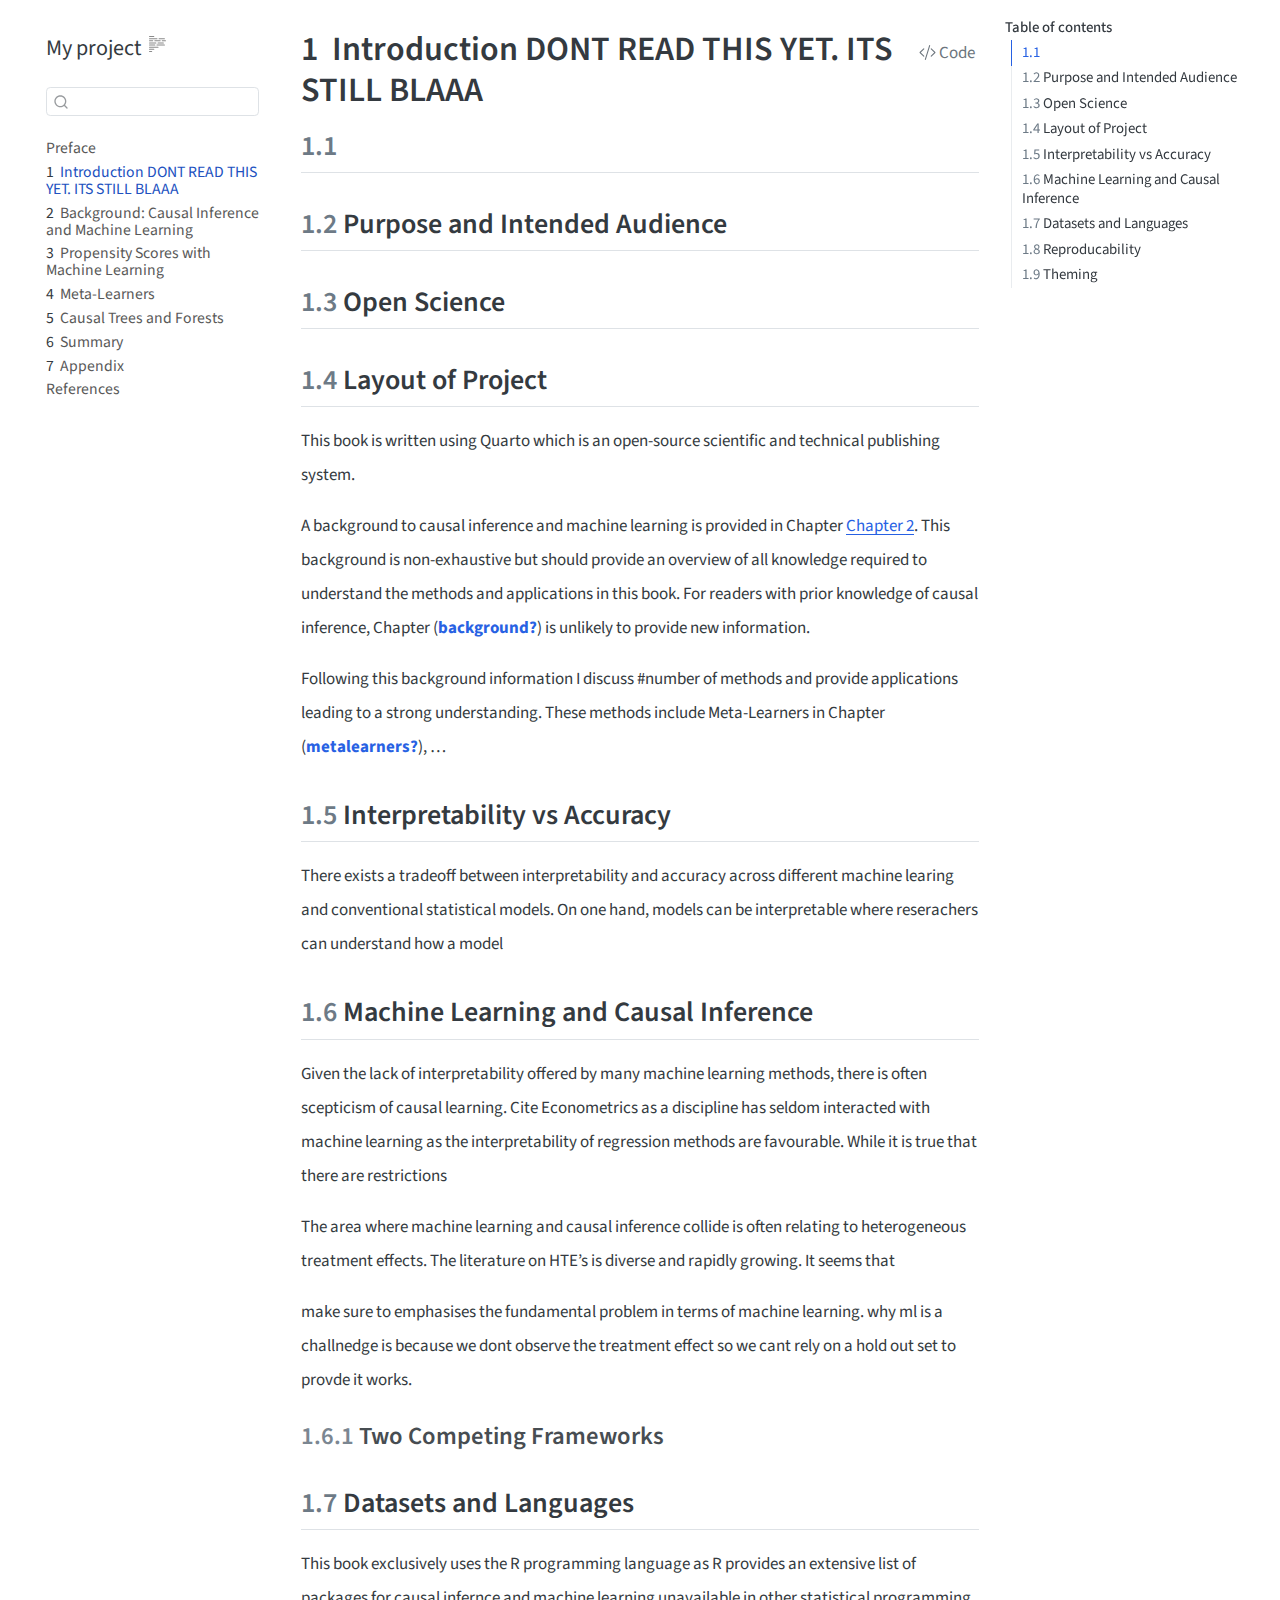
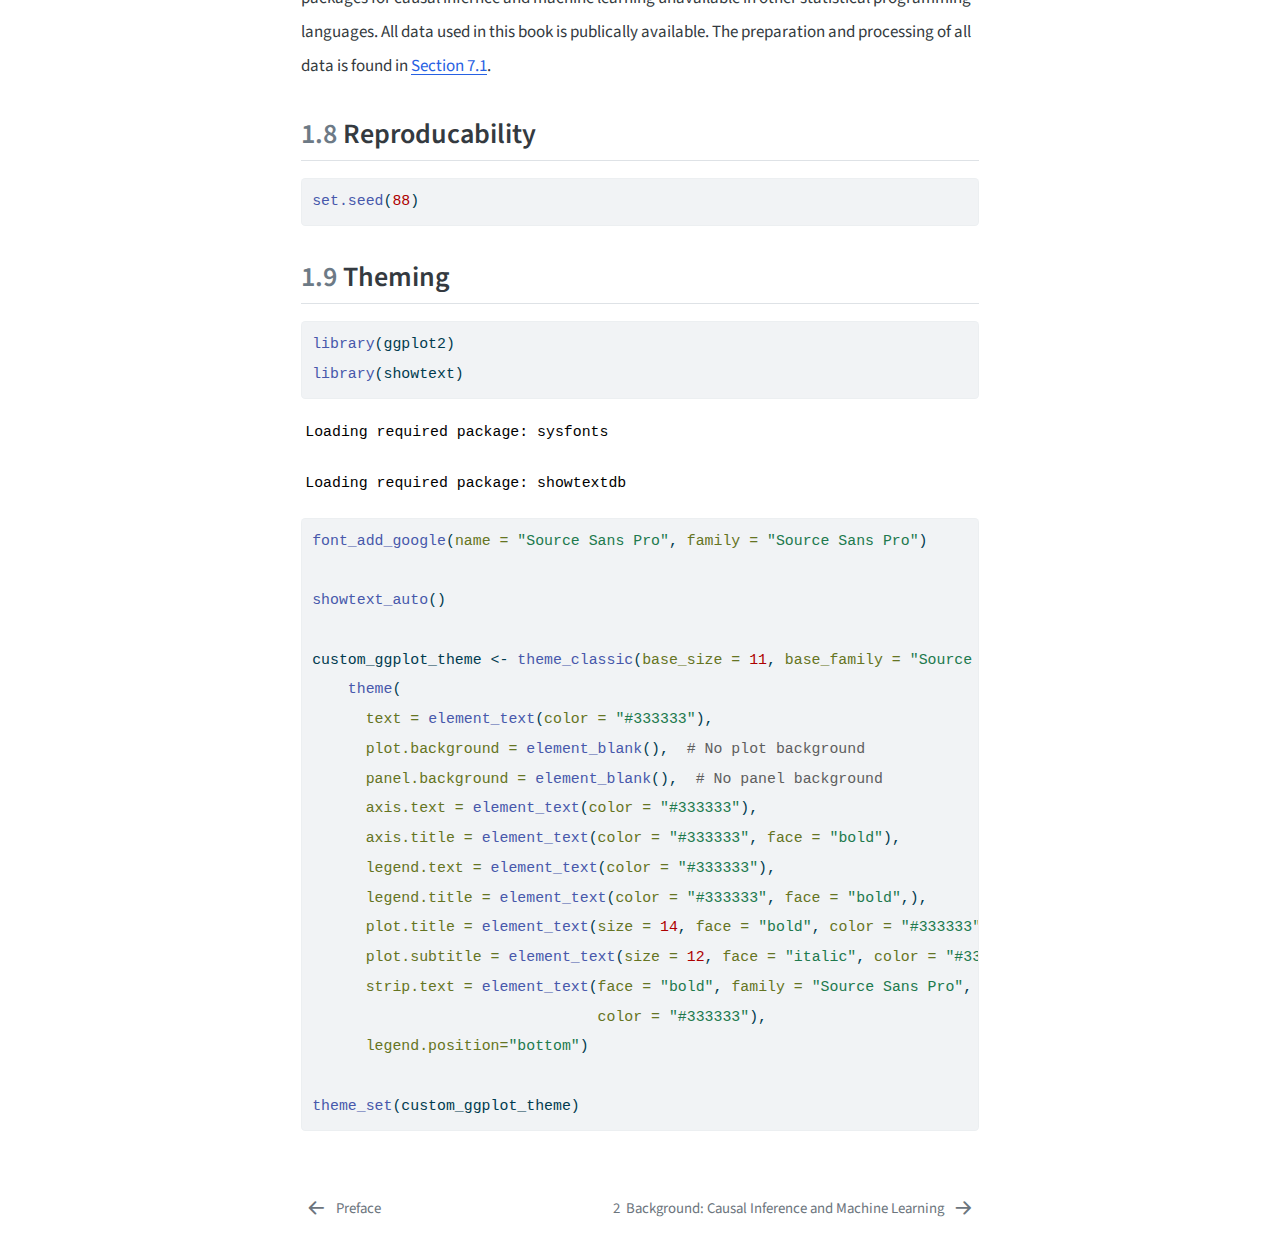
<file: docs/intro.html>
<!DOCTYPE html>
<html xmlns="http://www.w3.org/1999/xhtml" lang="en" xml:lang="en"><head>

<meta charset="utf-8">
<meta name="generator" content="quarto-1.5.52">

<meta name="viewport" content="width=device-width, initial-scale=1.0, user-scalable=yes">


<title>1&nbsp; Introduction DONT READ THIS YET. ITS STILL BLAAA – My project</title>
<style>
code{white-space: pre-wrap;}
span.smallcaps{font-variant: small-caps;}
div.columns{display: flex; gap: min(4vw, 1.5em);}
div.column{flex: auto; overflow-x: auto;}
div.hanging-indent{margin-left: 1.5em; text-indent: -1.5em;}
ul.task-list{list-style: none;}
ul.task-list li input[type="checkbox"] {
  width: 0.8em;
  margin: 0 0.8em 0.2em -1em; /* quarto-specific, see https://github.com/quarto-dev/quarto-cli/issues/4556 */ 
  vertical-align: middle;
}
/* CSS for syntax highlighting */
pre > code.sourceCode { white-space: pre; position: relative; }
pre > code.sourceCode > span { line-height: 1.25; }
pre > code.sourceCode > span:empty { height: 1.2em; }
.sourceCode { overflow: visible; }
code.sourceCode > span { color: inherit; text-decoration: inherit; }
div.sourceCode { margin: 1em 0; }
pre.sourceCode { margin: 0; }
@media screen {
div.sourceCode { overflow: auto; }
}
@media print {
pre > code.sourceCode { white-space: pre-wrap; }
pre > code.sourceCode > span { display: inline-block; text-indent: -5em; padding-left: 5em; }
}
pre.numberSource code
  { counter-reset: source-line 0; }
pre.numberSource code > span
  { position: relative; left: -4em; counter-increment: source-line; }
pre.numberSource code > span > a:first-child::before
  { content: counter(source-line);
    position: relative; left: -1em; text-align: right; vertical-align: baseline;
    border: none; display: inline-block;
    -webkit-touch-callout: none; -webkit-user-select: none;
    -khtml-user-select: none; -moz-user-select: none;
    -ms-user-select: none; user-select: none;
    padding: 0 4px; width: 4em;
  }
pre.numberSource { margin-left: 3em;  padding-left: 4px; }
div.sourceCode
  {   }
@media screen {
pre > code.sourceCode > span > a:first-child::before { text-decoration: underline; }
}
</style>


<script src="site_libs/quarto-nav/quarto-nav.js"></script>
<script src="site_libs/quarto-nav/headroom.min.js"></script>
<script src="site_libs/clipboard/clipboard.min.js"></script>
<script src="site_libs/quarto-search/autocomplete.umd.js"></script>
<script src="site_libs/quarto-search/fuse.min.js"></script>
<script src="site_libs/quarto-search/quarto-search.js"></script>
<meta name="quarto:offset" content="./">
<link href="./background.html" rel="next">
<link href="./index.html" rel="prev">
<script src="site_libs/quarto-html/quarto.js"></script>
<script src="site_libs/quarto-html/popper.min.js"></script>
<script src="site_libs/quarto-html/tippy.umd.min.js"></script>
<script src="site_libs/quarto-html/anchor.min.js"></script>
<link href="site_libs/quarto-html/tippy.css" rel="stylesheet">
<link href="site_libs/quarto-html/quarto-syntax-highlighting.css" rel="stylesheet" id="quarto-text-highlighting-styles">
<script src="site_libs/bootstrap/bootstrap.min.js"></script>
<link href="site_libs/bootstrap/bootstrap-icons.css" rel="stylesheet">
<link href="site_libs/bootstrap/bootstrap.min.css" rel="stylesheet" id="quarto-bootstrap" data-mode="light">
<script id="quarto-search-options" type="application/json">{
  "location": "sidebar",
  "copy-button": false,
  "collapse-after": 3,
  "panel-placement": "start",
  "type": "textbox",
  "limit": 50,
  "keyboard-shortcut": [
    "f",
    "/",
    "s"
  ],
  "show-item-context": false,
  "language": {
    "search-no-results-text": "No results",
    "search-matching-documents-text": "matching documents",
    "search-copy-link-title": "Copy link to search",
    "search-hide-matches-text": "Hide additional matches",
    "search-more-match-text": "more match in this document",
    "search-more-matches-text": "more matches in this document",
    "search-clear-button-title": "Clear",
    "search-text-placeholder": "",
    "search-detached-cancel-button-title": "Cancel",
    "search-submit-button-title": "Submit",
    "search-label": "Search"
  }
}</script>
<style>html{ scroll-behavior: smooth; }</style>
<script async="" src="https://hypothes.is/embed.js"></script>
<script>
  window.document.addEventListener("DOMContentLoaded", function (_event) {
    document.body.classList.add('hypothesis-enabled');
  });
</script>


</head>

<body class="nav-sidebar floating">

<div id="quarto-search-results"></div>
  <header id="quarto-header" class="headroom fixed-top">
  <nav class="quarto-secondary-nav">
    <div class="container-fluid d-flex">
      <button type="button" class="quarto-btn-toggle btn" data-bs-toggle="collapse" role="button" data-bs-target=".quarto-sidebar-collapse-item" aria-controls="quarto-sidebar" aria-expanded="false" aria-label="Toggle sidebar navigation" onclick="if (window.quartoToggleHeadroom) { window.quartoToggleHeadroom(); }">
        <i class="bi bi-layout-text-sidebar-reverse"></i>
      </button>
        <nav class="quarto-page-breadcrumbs" aria-label="breadcrumb"><ol class="breadcrumb"><li class="breadcrumb-item"><a href="./intro.html"><span class="chapter-number">1</span>&nbsp; <span class="chapter-title">Introduction DONT READ THIS YET. ITS STILL BLAAA</span></a></li></ol></nav>
        <a class="flex-grow-1" role="navigation" data-bs-toggle="collapse" data-bs-target=".quarto-sidebar-collapse-item" aria-controls="quarto-sidebar" aria-expanded="false" aria-label="Toggle sidebar navigation" onclick="if (window.quartoToggleHeadroom) { window.quartoToggleHeadroom(); }">      
        </a>
      <button type="button" class="btn quarto-search-button" aria-label="Search" onclick="window.quartoOpenSearch();">
        <i class="bi bi-search"></i>
      </button>
    </div>
  </nav>
</header>
<!-- content -->
<div id="quarto-content" class="quarto-container page-columns page-rows-contents page-layout-article">
<!-- sidebar -->
  <nav id="quarto-sidebar" class="sidebar collapse collapse-horizontal quarto-sidebar-collapse-item sidebar-navigation floating overflow-auto">
    <div class="pt-lg-2 mt-2 text-left sidebar-header">
    <div class="sidebar-title mb-0 py-0">
      <a href="./">My project</a> 
        <div class="sidebar-tools-main">
  <a href="" class="quarto-reader-toggle quarto-navigation-tool px-1" onclick="window.quartoToggleReader(); return false;" title="Toggle reader mode">
  <div class="quarto-reader-toggle-btn">
  <i class="bi"></i>
  </div>
</a>
</div>
    </div>
      </div>
        <div class="mt-2 flex-shrink-0 align-items-center">
        <div class="sidebar-search">
        <div id="quarto-search" class="" title="Search"></div>
        </div>
        </div>
    <div class="sidebar-menu-container"> 
    <ul class="list-unstyled mt-1">
        <li class="sidebar-item">
  <div class="sidebar-item-container"> 
  <a href="./index.html" class="sidebar-item-text sidebar-link">
 <span class="menu-text">Preface</span></a>
  </div>
</li>
        <li class="sidebar-item">
  <div class="sidebar-item-container"> 
  <a href="./intro.html" class="sidebar-item-text sidebar-link active">
 <span class="menu-text"><span class="chapter-number">1</span>&nbsp; <span class="chapter-title">Introduction DONT READ THIS YET. ITS STILL BLAAA</span></span></a>
  </div>
</li>
        <li class="sidebar-item">
  <div class="sidebar-item-container"> 
  <a href="./background.html" class="sidebar-item-text sidebar-link">
 <span class="menu-text"><span class="chapter-number">2</span>&nbsp; <span class="chapter-title">Background: Causal Inference and Machine Learning</span></span></a>
  </div>
</li>
        <li class="sidebar-item">
  <div class="sidebar-item-container"> 
  <a href="./propensity.html" class="sidebar-item-text sidebar-link">
 <span class="menu-text"><span class="chapter-number">3</span>&nbsp; <span class="chapter-title">Propensity Scores with Machine Learning</span></span></a>
  </div>
</li>
        <li class="sidebar-item">
  <div class="sidebar-item-container"> 
  <a href="./metalearners.html" class="sidebar-item-text sidebar-link">
 <span class="menu-text"><span class="chapter-number">4</span>&nbsp; <span class="chapter-title">Meta-Learners</span></span></a>
  </div>
</li>
        <li class="sidebar-item">
  <div class="sidebar-item-container"> 
  <a href="./trees.html" class="sidebar-item-text sidebar-link">
 <span class="menu-text"><span class="chapter-number">5</span>&nbsp; <span class="chapter-title">Causal Trees and Forests</span></span></a>
  </div>
</li>
        <li class="sidebar-item">
  <div class="sidebar-item-container"> 
  <a href="./summary.html" class="sidebar-item-text sidebar-link">
 <span class="menu-text"><span class="chapter-number">6</span>&nbsp; <span class="chapter-title">Summary</span></span></a>
  </div>
</li>
        <li class="sidebar-item">
  <div class="sidebar-item-container"> 
  <a href="./appendix.html" class="sidebar-item-text sidebar-link">
 <span class="menu-text"><span class="chapter-number">7</span>&nbsp; <span class="chapter-title">Appendix</span></span></a>
  </div>
</li>
        <li class="sidebar-item">
  <div class="sidebar-item-container"> 
  <a href="./references.html" class="sidebar-item-text sidebar-link">
 <span class="menu-text">References</span></a>
  </div>
</li>
    </ul>
    </div>
</nav>
<div id="quarto-sidebar-glass" class="quarto-sidebar-collapse-item" data-bs-toggle="collapse" data-bs-target=".quarto-sidebar-collapse-item"></div>
<!-- margin-sidebar -->
    <div id="quarto-margin-sidebar" class="sidebar margin-sidebar">
        <nav id="TOC" role="doc-toc" class="toc-active">
    <h2 id="toc-title">Table of contents</h2>
   
  <ul>
  <li><a href="#section" id="toc-section" class="nav-link active" data-scroll-target="#section"><span class="header-section-number">1.1</span> </a></li>
  <li><a href="#purpose-and-intended-audience" id="toc-purpose-and-intended-audience" class="nav-link" data-scroll-target="#purpose-and-intended-audience"><span class="header-section-number">1.2</span> Purpose and Intended Audience</a></li>
  <li><a href="#open-science" id="toc-open-science" class="nav-link" data-scroll-target="#open-science"><span class="header-section-number">1.3</span> Open Science</a></li>
  <li><a href="#layout-of-project" id="toc-layout-of-project" class="nav-link" data-scroll-target="#layout-of-project"><span class="header-section-number">1.4</span> Layout of Project</a></li>
  <li><a href="#interpretability-vs-accuracy" id="toc-interpretability-vs-accuracy" class="nav-link" data-scroll-target="#interpretability-vs-accuracy"><span class="header-section-number">1.5</span> Interpretability vs Accuracy</a></li>
  <li><a href="#machine-learning-and-causal-inference" id="toc-machine-learning-and-causal-inference" class="nav-link" data-scroll-target="#machine-learning-and-causal-inference"><span class="header-section-number">1.6</span> Machine Learning and Causal Inference</a>
  <ul class="collapse">
  <li><a href="#two-competing-frameworks" id="toc-two-competing-frameworks" class="nav-link" data-scroll-target="#two-competing-frameworks"><span class="header-section-number">1.6.1</span> Two Competing Frameworks</a></li>
  </ul></li>
  <li><a href="#datasets-and-languages" id="toc-datasets-and-languages" class="nav-link" data-scroll-target="#datasets-and-languages"><span class="header-section-number">1.7</span> Datasets and Languages</a></li>
  <li><a href="#reproducability" id="toc-reproducability" class="nav-link" data-scroll-target="#reproducability"><span class="header-section-number">1.8</span> Reproducability</a></li>
  <li><a href="#theming" id="toc-theming" class="nav-link" data-scroll-target="#theming"><span class="header-section-number">1.9</span> Theming</a></li>
  </ul>
</nav>
    </div>
<!-- main -->
<main class="content" id="quarto-document-content">

<header id="title-block-header" class="quarto-title-block default">
<div class="quarto-title">
<div class="quarto-title-block"><div><h1 class="title"><span class="chapter-number">1</span>&nbsp; <span class="chapter-title">Introduction DONT READ THIS YET. ITS STILL BLAAA</span></h1><button type="button" class="btn code-tools-button" id="quarto-code-tools-source"><i class="bi"></i> Code</button></div></div>
</div>



<div class="quarto-title-meta">

    
  
    
  </div>
  


</header>


<section id="section" class="level2" data-number="1.1">
<h2 data-number="1.1" class="anchored" data-anchor-id="section"><span class="header-section-number">1.1</span> </h2>
</section>
<section id="purpose-and-intended-audience" class="level2" data-number="1.2">
<h2 data-number="1.2" class="anchored" data-anchor-id="purpose-and-intended-audience"><span class="header-section-number">1.2</span> Purpose and Intended Audience</h2>
</section>
<section id="open-science" class="level2" data-number="1.3">
<h2 data-number="1.3" class="anchored" data-anchor-id="open-science"><span class="header-section-number">1.3</span> Open Science</h2>
</section>
<section id="layout-of-project" class="level2" data-number="1.4">
<h2 data-number="1.4" class="anchored" data-anchor-id="layout-of-project"><span class="header-section-number">1.4</span> Layout of Project</h2>
<p>This book is written using Quarto which is an open-source scientific and technical publishing system.</p>
<p>A background to causal inference and machine learning is provided in Chapter <a href="background.html" class="quarto-xref"><span>Chapter 2</span></a>. This background is non-exhaustive but should provide an overview of all knowledge required to understand the methods and applications in this book. For readers with prior knowledge of causal inference, Chapter <span class="citation" data-cites="background">(<a href="references.html#ref-background" role="doc-biblioref"><strong>background?</strong></a>)</span> is unlikely to provide new information.</p>
<p>Following this background information I discuss #number of methods and provide applications leading to a strong understanding. These methods include Meta-Learners in Chapter <span class="citation" data-cites="metalearners">(<a href="references.html#ref-metalearners" role="doc-biblioref"><strong>metalearners?</strong></a>)</span>, …</p>
</section>
<section id="interpretability-vs-accuracy" class="level2" data-number="1.5">
<h2 data-number="1.5" class="anchored" data-anchor-id="interpretability-vs-accuracy"><span class="header-section-number">1.5</span> Interpretability vs Accuracy</h2>
<!-- find CC version of this or sort usage rihts -->
<p>There exists a tradeoff between interpretability and accuracy across different machine learing and conventional statistical models. On one hand, models can be interpretable where reserachers can understand how a model</p>
</section>
<section id="machine-learning-and-causal-inference" class="level2" data-number="1.6">
<h2 data-number="1.6" class="anchored" data-anchor-id="machine-learning-and-causal-inference"><span class="header-section-number">1.6</span> Machine Learning and Causal Inference</h2>
<p>Given the lack of interpretability offered by many machine learning methods, there is often scepticism of causal learning. Cite Econometrics as a discipline has seldom interacted with machine learning as the interpretability of regression methods are favourable. While it is true that there are restrictions</p>
<p>The area where machine learning and causal inference collide is often relating to heterogeneous treatment effects. The literature on HTE’s is diverse and rapidly growing. It seems that</p>
<p>make sure to emphasises the fundamental problem in terms of machine learning. why ml is a challnedge is because we dont observe the treatment effect so we cant rely on a hold out set to provde it works.</p>
<section id="two-competing-frameworks" class="level3" data-number="1.6.1">
<h3 data-number="1.6.1" class="anchored" data-anchor-id="two-competing-frameworks"><span class="header-section-number">1.6.1</span> Two Competing Frameworks</h3>
</section>
</section>
<section id="datasets-and-languages" class="level2" data-number="1.7">
<h2 data-number="1.7" class="anchored" data-anchor-id="datasets-and-languages"><span class="header-section-number">1.7</span> Datasets and Languages</h2>
<p>This book exclusively uses the R programming language as R provides an extensive list of packages for causal infernce and machine learning unavailable in other statistical programming languages. All data used in this book is publically available. The preparation and processing of all data is found in <a href="appendix.html#sec-datasets" class="quarto-xref"><span>Section 7.1</span></a>.</p>
</section>
<section id="reproducability" class="level2" data-number="1.8">
<h2 data-number="1.8" class="anchored" data-anchor-id="reproducability"><span class="header-section-number">1.8</span> Reproducability</h2>
<!-- For reproducibility, the same seed has been used in all coded examples. The seed defines the randomness introduced by various functions.  -->
<!-- > “When this baby hits 88 miles per hour, you’re gonna see some serious $#*+!” -->
<!-- > -->
<!-- > --- Doc Brown -->
<!-- That’s all Doc Brown says before the DeLorean Time Machine blasts off. The temporal displacement leaves a flaming trail in the parking lot, and just like that, time travel moves from theory to reality! In the world of Back to the Future, all you need is 88 mph and you’ve got yourself a time machine. A seed can be set with the following line. -->
<div class="cell">
<div class="sourceCode cell-code" id="cb1"><pre class="sourceCode r code-with-copy"><code class="sourceCode r"><span id="cb1-1"><a href="#cb1-1" aria-hidden="true" tabindex="-1"></a><span class="fu">set.seed</span>(<span class="dv">88</span>)</span></code><button title="Copy to Clipboard" class="code-copy-button"><i class="bi"></i></button></pre></div>
</div>
</section>
<section id="theming" class="level2" data-number="1.9">
<h2 data-number="1.9" class="anchored" data-anchor-id="theming"><span class="header-section-number">1.9</span> Theming</h2>
<div class="cell">
<div class="sourceCode cell-code" id="cb2"><pre class="sourceCode r code-with-copy"><code class="sourceCode r"><span id="cb2-1"><a href="#cb2-1" aria-hidden="true" tabindex="-1"></a><span class="fu">library</span>(ggplot2)</span>
<span id="cb2-2"><a href="#cb2-2" aria-hidden="true" tabindex="-1"></a><span class="fu">library</span>(showtext)</span></code><button title="Copy to Clipboard" class="code-copy-button"><i class="bi"></i></button></pre></div>
<div class="cell-output cell-output-stderr">
<pre><code>Loading required package: sysfonts</code></pre>
</div>
<div class="cell-output cell-output-stderr">
<pre><code>Loading required package: showtextdb</code></pre>
</div>
<div class="sourceCode cell-code" id="cb5"><pre class="sourceCode r code-with-copy"><code class="sourceCode r"><span id="cb5-1"><a href="#cb5-1" aria-hidden="true" tabindex="-1"></a><span class="fu">font_add_google</span>(<span class="at">name =</span> <span class="st">"Source Sans Pro"</span>, <span class="at">family =</span> <span class="st">"Source Sans Pro"</span>)</span>
<span id="cb5-2"><a href="#cb5-2" aria-hidden="true" tabindex="-1"></a></span>
<span id="cb5-3"><a href="#cb5-3" aria-hidden="true" tabindex="-1"></a><span class="fu">showtext_auto</span>()</span>
<span id="cb5-4"><a href="#cb5-4" aria-hidden="true" tabindex="-1"></a></span>
<span id="cb5-5"><a href="#cb5-5" aria-hidden="true" tabindex="-1"></a>custom_ggplot_theme <span class="ot">&lt;-</span> <span class="fu">theme_classic</span>(<span class="at">base_size =</span> <span class="dv">11</span>, <span class="at">base_family =</span> <span class="st">"Source Sans Pro"</span>) <span class="sc">+</span></span>
<span id="cb5-6"><a href="#cb5-6" aria-hidden="true" tabindex="-1"></a>    <span class="fu">theme</span>(</span>
<span id="cb5-7"><a href="#cb5-7" aria-hidden="true" tabindex="-1"></a>      <span class="at">text =</span> <span class="fu">element_text</span>(<span class="at">color =</span> <span class="st">"#333333"</span>),</span>
<span id="cb5-8"><a href="#cb5-8" aria-hidden="true" tabindex="-1"></a>      <span class="at">plot.background =</span> <span class="fu">element_blank</span>(),  <span class="co"># No plot background</span></span>
<span id="cb5-9"><a href="#cb5-9" aria-hidden="true" tabindex="-1"></a>      <span class="at">panel.background =</span> <span class="fu">element_blank</span>(),  <span class="co"># No panel background</span></span>
<span id="cb5-10"><a href="#cb5-10" aria-hidden="true" tabindex="-1"></a>      <span class="at">axis.text =</span> <span class="fu">element_text</span>(<span class="at">color =</span> <span class="st">"#333333"</span>),</span>
<span id="cb5-11"><a href="#cb5-11" aria-hidden="true" tabindex="-1"></a>      <span class="at">axis.title =</span> <span class="fu">element_text</span>(<span class="at">color =</span> <span class="st">"#333333"</span>, <span class="at">face =</span> <span class="st">"bold"</span>),</span>
<span id="cb5-12"><a href="#cb5-12" aria-hidden="true" tabindex="-1"></a>      <span class="at">legend.text =</span> <span class="fu">element_text</span>(<span class="at">color =</span> <span class="st">"#333333"</span>),</span>
<span id="cb5-13"><a href="#cb5-13" aria-hidden="true" tabindex="-1"></a>      <span class="at">legend.title =</span> <span class="fu">element_text</span>(<span class="at">color =</span> <span class="st">"#333333"</span>, <span class="at">face =</span> <span class="st">"bold"</span>,),</span>
<span id="cb5-14"><a href="#cb5-14" aria-hidden="true" tabindex="-1"></a>      <span class="at">plot.title =</span> <span class="fu">element_text</span>(<span class="at">size =</span> <span class="dv">14</span>, <span class="at">face =</span> <span class="st">"bold"</span>, <span class="at">color =</span> <span class="st">"#333333"</span>),</span>
<span id="cb5-15"><a href="#cb5-15" aria-hidden="true" tabindex="-1"></a>      <span class="at">plot.subtitle =</span> <span class="fu">element_text</span>(<span class="at">size =</span> <span class="dv">12</span>, <span class="at">face =</span> <span class="st">"italic"</span>, <span class="at">color =</span> <span class="st">"#333333"</span>),</span>
<span id="cb5-16"><a href="#cb5-16" aria-hidden="true" tabindex="-1"></a>      <span class="at">strip.text =</span> <span class="fu">element_text</span>(<span class="at">face =</span> <span class="st">"bold"</span>, <span class="at">family =</span> <span class="st">"Source Sans Pro"</span>, </span>
<span id="cb5-17"><a href="#cb5-17" aria-hidden="true" tabindex="-1"></a>                                <span class="at">color =</span> <span class="st">"#333333"</span>),</span>
<span id="cb5-18"><a href="#cb5-18" aria-hidden="true" tabindex="-1"></a>      <span class="at">legend.position=</span><span class="st">"bottom"</span>)</span>
<span id="cb5-19"><a href="#cb5-19" aria-hidden="true" tabindex="-1"></a></span>
<span id="cb5-20"><a href="#cb5-20" aria-hidden="true" tabindex="-1"></a><span class="fu">theme_set</span>(custom_ggplot_theme)</span></code><button title="Copy to Clipboard" class="code-copy-button"><i class="bi"></i></button></pre></div>
</div>


<!-- -->

</section>

</main> <!-- /main -->
<script id="quarto-html-after-body" type="application/javascript">
window.document.addEventListener("DOMContentLoaded", function (event) {
  const toggleBodyColorMode = (bsSheetEl) => {
    const mode = bsSheetEl.getAttribute("data-mode");
    const bodyEl = window.document.querySelector("body");
    if (mode === "dark") {
      bodyEl.classList.add("quarto-dark");
      bodyEl.classList.remove("quarto-light");
    } else {
      bodyEl.classList.add("quarto-light");
      bodyEl.classList.remove("quarto-dark");
    }
  }
  const toggleBodyColorPrimary = () => {
    const bsSheetEl = window.document.querySelector("link#quarto-bootstrap");
    if (bsSheetEl) {
      toggleBodyColorMode(bsSheetEl);
    }
  }
  toggleBodyColorPrimary();  
  const icon = "";
  const anchorJS = new window.AnchorJS();
  anchorJS.options = {
    placement: 'right',
    icon: icon
  };
  anchorJS.add('.anchored');
  const isCodeAnnotation = (el) => {
    for (const clz of el.classList) {
      if (clz.startsWith('code-annotation-')) {                     
        return true;
      }
    }
    return false;
  }
  const onCopySuccess = function(e) {
    // button target
    const button = e.trigger;
    // don't keep focus
    button.blur();
    // flash "checked"
    button.classList.add('code-copy-button-checked');
    var currentTitle = button.getAttribute("title");
    button.setAttribute("title", "Copied!");
    let tooltip;
    if (window.bootstrap) {
      button.setAttribute("data-bs-toggle", "tooltip");
      button.setAttribute("data-bs-placement", "left");
      button.setAttribute("data-bs-title", "Copied!");
      tooltip = new bootstrap.Tooltip(button, 
        { trigger: "manual", 
          customClass: "code-copy-button-tooltip",
          offset: [0, -8]});
      tooltip.show();    
    }
    setTimeout(function() {
      if (tooltip) {
        tooltip.hide();
        button.removeAttribute("data-bs-title");
        button.removeAttribute("data-bs-toggle");
        button.removeAttribute("data-bs-placement");
      }
      button.setAttribute("title", currentTitle);
      button.classList.remove('code-copy-button-checked');
    }, 1000);
    // clear code selection
    e.clearSelection();
  }
  const getTextToCopy = function(trigger) {
      const codeEl = trigger.previousElementSibling.cloneNode(true);
      for (const childEl of codeEl.children) {
        if (isCodeAnnotation(childEl)) {
          childEl.remove();
        }
      }
      return codeEl.innerText;
  }
  const clipboard = new window.ClipboardJS('.code-copy-button:not([data-in-quarto-modal])', {
    text: getTextToCopy
  });
  clipboard.on('success', onCopySuccess);
  if (window.document.getElementById('quarto-embedded-source-code-modal')) {
    // For code content inside modals, clipBoardJS needs to be initialized with a container option
    // TODO: Check when it could be a function (https://github.com/zenorocha/clipboard.js/issues/860)
    const clipboardModal = new window.ClipboardJS('.code-copy-button[data-in-quarto-modal]', {
      text: getTextToCopy,
      container: window.document.getElementById('quarto-embedded-source-code-modal')
    });
    clipboardModal.on('success', onCopySuccess);
  }
  const viewSource = window.document.getElementById('quarto-view-source') ||
                     window.document.getElementById('quarto-code-tools-source');
  if (viewSource) {
    const sourceUrl = viewSource.getAttribute("data-quarto-source-url");
    viewSource.addEventListener("click", function(e) {
      if (sourceUrl) {
        // rstudio viewer pane
        if (/\bcapabilities=\b/.test(window.location)) {
          window.open(sourceUrl);
        } else {
          window.location.href = sourceUrl;
        }
      } else {
        const modal = new bootstrap.Modal(document.getElementById('quarto-embedded-source-code-modal'));
        modal.show();
      }
      return false;
    });
  }
  function toggleCodeHandler(show) {
    return function(e) {
      const detailsSrc = window.document.querySelectorAll(".cell > details > .sourceCode");
      for (let i=0; i<detailsSrc.length; i++) {
        const details = detailsSrc[i].parentElement;
        if (show) {
          details.open = true;
        } else {
          details.removeAttribute("open");
        }
      }
      const cellCodeDivs = window.document.querySelectorAll(".cell > .sourceCode");
      const fromCls = show ? "hidden" : "unhidden";
      const toCls = show ? "unhidden" : "hidden";
      for (let i=0; i<cellCodeDivs.length; i++) {
        const codeDiv = cellCodeDivs[i];
        if (codeDiv.classList.contains(fromCls)) {
          codeDiv.classList.remove(fromCls);
          codeDiv.classList.add(toCls);
        } 
      }
      return false;
    }
  }
  const hideAllCode = window.document.getElementById("quarto-hide-all-code");
  if (hideAllCode) {
    hideAllCode.addEventListener("click", toggleCodeHandler(false));
  }
  const showAllCode = window.document.getElementById("quarto-show-all-code");
  if (showAllCode) {
    showAllCode.addEventListener("click", toggleCodeHandler(true));
  }
    var localhostRegex = new RegExp(/^(?:http|https):\/\/localhost\:?[0-9]*\//);
    var mailtoRegex = new RegExp(/^mailto:/);
      var filterRegex = new RegExp('/' + window.location.host + '/');
    var isInternal = (href) => {
        return filterRegex.test(href) || localhostRegex.test(href) || mailtoRegex.test(href);
    }
    // Inspect non-navigation links and adorn them if external
 	var links = window.document.querySelectorAll('a[href]:not(.nav-link):not(.navbar-brand):not(.toc-action):not(.sidebar-link):not(.sidebar-item-toggle):not(.pagination-link):not(.no-external):not([aria-hidden]):not(.dropdown-item):not(.quarto-navigation-tool):not(.about-link)');
    for (var i=0; i<links.length; i++) {
      const link = links[i];
      if (!isInternal(link.href)) {
        // undo the damage that might have been done by quarto-nav.js in the case of
        // links that we want to consider external
        if (link.dataset.originalHref !== undefined) {
          link.href = link.dataset.originalHref;
        }
      }
    }
  function tippyHover(el, contentFn, onTriggerFn, onUntriggerFn) {
    const config = {
      allowHTML: true,
      maxWidth: 500,
      delay: 100,
      arrow: false,
      appendTo: function(el) {
          return el.parentElement;
      },
      interactive: true,
      interactiveBorder: 10,
      theme: 'quarto',
      placement: 'bottom-start',
    };
    if (contentFn) {
      config.content = contentFn;
    }
    if (onTriggerFn) {
      config.onTrigger = onTriggerFn;
    }
    if (onUntriggerFn) {
      config.onUntrigger = onUntriggerFn;
    }
    window.tippy(el, config); 
  }
  const noterefs = window.document.querySelectorAll('a[role="doc-noteref"]');
  for (var i=0; i<noterefs.length; i++) {
    const ref = noterefs[i];
    tippyHover(ref, function() {
      // use id or data attribute instead here
      let href = ref.getAttribute('data-footnote-href') || ref.getAttribute('href');
      try { href = new URL(href).hash; } catch {}
      const id = href.replace(/^#\/?/, "");
      const note = window.document.getElementById(id);
      if (note) {
        return note.innerHTML;
      } else {
        return "";
      }
    });
  }
  const xrefs = window.document.querySelectorAll('a.quarto-xref');
  const processXRef = (id, note) => {
    // Strip column container classes
    const stripColumnClz = (el) => {
      el.classList.remove("page-full", "page-columns");
      if (el.children) {
        for (const child of el.children) {
          stripColumnClz(child);
        }
      }
    }
    stripColumnClz(note)
    if (id === null || id.startsWith('sec-')) {
      // Special case sections, only their first couple elements
      const container = document.createElement("div");
      if (note.children && note.children.length > 2) {
        container.appendChild(note.children[0].cloneNode(true));
        for (let i = 1; i < note.children.length; i++) {
          const child = note.children[i];
          if (child.tagName === "P" && child.innerText === "") {
            continue;
          } else {
            container.appendChild(child.cloneNode(true));
            break;
          }
        }
        if (window.Quarto?.typesetMath) {
          window.Quarto.typesetMath(container);
        }
        return container.innerHTML
      } else {
        if (window.Quarto?.typesetMath) {
          window.Quarto.typesetMath(note);
        }
        return note.innerHTML;
      }
    } else {
      // Remove any anchor links if they are present
      const anchorLink = note.querySelector('a.anchorjs-link');
      if (anchorLink) {
        anchorLink.remove();
      }
      if (window.Quarto?.typesetMath) {
        window.Quarto.typesetMath(note);
      }
      // TODO in 1.5, we should make sure this works without a callout special case
      if (note.classList.contains("callout")) {
        return note.outerHTML;
      } else {
        return note.innerHTML;
      }
    }
  }
  for (var i=0; i<xrefs.length; i++) {
    const xref = xrefs[i];
    tippyHover(xref, undefined, function(instance) {
      instance.disable();
      let url = xref.getAttribute('href');
      let hash = undefined; 
      if (url.startsWith('#')) {
        hash = url;
      } else {
        try { hash = new URL(url).hash; } catch {}
      }
      if (hash) {
        const id = hash.replace(/^#\/?/, "");
        const note = window.document.getElementById(id);
        if (note !== null) {
          try {
            const html = processXRef(id, note.cloneNode(true));
            instance.setContent(html);
          } finally {
            instance.enable();
            instance.show();
          }
        } else {
          // See if we can fetch this
          fetch(url.split('#')[0])
          .then(res => res.text())
          .then(html => {
            const parser = new DOMParser();
            const htmlDoc = parser.parseFromString(html, "text/html");
            const note = htmlDoc.getElementById(id);
            if (note !== null) {
              const html = processXRef(id, note);
              instance.setContent(html);
            } 
          }).finally(() => {
            instance.enable();
            instance.show();
          });
        }
      } else {
        // See if we can fetch a full url (with no hash to target)
        // This is a special case and we should probably do some content thinning / targeting
        fetch(url)
        .then(res => res.text())
        .then(html => {
          const parser = new DOMParser();
          const htmlDoc = parser.parseFromString(html, "text/html");
          const note = htmlDoc.querySelector('main.content');
          if (note !== null) {
            // This should only happen for chapter cross references
            // (since there is no id in the URL)
            // remove the first header
            if (note.children.length > 0 && note.children[0].tagName === "HEADER") {
              note.children[0].remove();
            }
            const html = processXRef(null, note);
            instance.setContent(html);
          } 
        }).finally(() => {
          instance.enable();
          instance.show();
        });
      }
    }, function(instance) {
    });
  }
      let selectedAnnoteEl;
      const selectorForAnnotation = ( cell, annotation) => {
        let cellAttr = 'data-code-cell="' + cell + '"';
        let lineAttr = 'data-code-annotation="' +  annotation + '"';
        const selector = 'span[' + cellAttr + '][' + lineAttr + ']';
        return selector;
      }
      const selectCodeLines = (annoteEl) => {
        const doc = window.document;
        const targetCell = annoteEl.getAttribute("data-target-cell");
        const targetAnnotation = annoteEl.getAttribute("data-target-annotation");
        const annoteSpan = window.document.querySelector(selectorForAnnotation(targetCell, targetAnnotation));
        const lines = annoteSpan.getAttribute("data-code-lines").split(",");
        const lineIds = lines.map((line) => {
          return targetCell + "-" + line;
        })
        let top = null;
        let height = null;
        let parent = null;
        if (lineIds.length > 0) {
            //compute the position of the single el (top and bottom and make a div)
            const el = window.document.getElementById(lineIds[0]);
            top = el.offsetTop;
            height = el.offsetHeight;
            parent = el.parentElement.parentElement;
          if (lineIds.length > 1) {
            const lastEl = window.document.getElementById(lineIds[lineIds.length - 1]);
            const bottom = lastEl.offsetTop + lastEl.offsetHeight;
            height = bottom - top;
          }
          if (top !== null && height !== null && parent !== null) {
            // cook up a div (if necessary) and position it 
            let div = window.document.getElementById("code-annotation-line-highlight");
            if (div === null) {
              div = window.document.createElement("div");
              div.setAttribute("id", "code-annotation-line-highlight");
              div.style.position = 'absolute';
              parent.appendChild(div);
            }
            div.style.top = top - 2 + "px";
            div.style.height = height + 4 + "px";
            div.style.left = 0;
            let gutterDiv = window.document.getElementById("code-annotation-line-highlight-gutter");
            if (gutterDiv === null) {
              gutterDiv = window.document.createElement("div");
              gutterDiv.setAttribute("id", "code-annotation-line-highlight-gutter");
              gutterDiv.style.position = 'absolute';
              const codeCell = window.document.getElementById(targetCell);
              const gutter = codeCell.querySelector('.code-annotation-gutter');
              gutter.appendChild(gutterDiv);
            }
            gutterDiv.style.top = top - 2 + "px";
            gutterDiv.style.height = height + 4 + "px";
          }
          selectedAnnoteEl = annoteEl;
        }
      };
      const unselectCodeLines = () => {
        const elementsIds = ["code-annotation-line-highlight", "code-annotation-line-highlight-gutter"];
        elementsIds.forEach((elId) => {
          const div = window.document.getElementById(elId);
          if (div) {
            div.remove();
          }
        });
        selectedAnnoteEl = undefined;
      };
        // Handle positioning of the toggle
    window.addEventListener(
      "resize",
      throttle(() => {
        elRect = undefined;
        if (selectedAnnoteEl) {
          selectCodeLines(selectedAnnoteEl);
        }
      }, 10)
    );
    function throttle(fn, ms) {
    let throttle = false;
    let timer;
      return (...args) => {
        if(!throttle) { // first call gets through
            fn.apply(this, args);
            throttle = true;
        } else { // all the others get throttled
            if(timer) clearTimeout(timer); // cancel #2
            timer = setTimeout(() => {
              fn.apply(this, args);
              timer = throttle = false;
            }, ms);
        }
      };
    }
      // Attach click handler to the DT
      const annoteDls = window.document.querySelectorAll('dt[data-target-cell]');
      for (const annoteDlNode of annoteDls) {
        annoteDlNode.addEventListener('click', (event) => {
          const clickedEl = event.target;
          if (clickedEl !== selectedAnnoteEl) {
            unselectCodeLines();
            const activeEl = window.document.querySelector('dt[data-target-cell].code-annotation-active');
            if (activeEl) {
              activeEl.classList.remove('code-annotation-active');
            }
            selectCodeLines(clickedEl);
            clickedEl.classList.add('code-annotation-active');
          } else {
            // Unselect the line
            unselectCodeLines();
            clickedEl.classList.remove('code-annotation-active');
          }
        });
      }
  const findCites = (el) => {
    const parentEl = el.parentElement;
    if (parentEl) {
      const cites = parentEl.dataset.cites;
      if (cites) {
        return {
          el,
          cites: cites.split(' ')
        };
      } else {
        return findCites(el.parentElement)
      }
    } else {
      return undefined;
    }
  };
  var bibliorefs = window.document.querySelectorAll('a[role="doc-biblioref"]');
  for (var i=0; i<bibliorefs.length; i++) {
    const ref = bibliorefs[i];
    const citeInfo = findCites(ref);
    if (citeInfo) {
      tippyHover(citeInfo.el, function() {
        var popup = window.document.createElement('div');
        citeInfo.cites.forEach(function(cite) {
          var citeDiv = window.document.createElement('div');
          citeDiv.classList.add('hanging-indent');
          citeDiv.classList.add('csl-entry');
          var biblioDiv = window.document.getElementById('ref-' + cite);
          if (biblioDiv) {
            citeDiv.innerHTML = biblioDiv.innerHTML;
          }
          popup.appendChild(citeDiv);
        });
        return popup.innerHTML;
      });
    }
  }
});
</script>
<nav class="page-navigation">
  <div class="nav-page nav-page-previous">
      <a href="./index.html" class="pagination-link" aria-label="Preface">
        <i class="bi bi-arrow-left-short"></i> <span class="nav-page-text">Preface</span>
      </a>          
  </div>
  <div class="nav-page nav-page-next">
      <a href="./background.html" class="pagination-link" aria-label="Background: Causal Inference and Machine Learning">
        <span class="nav-page-text"><span class="chapter-number">2</span>&nbsp; <span class="chapter-title">Background: Causal Inference and Machine Learning</span></span> <i class="bi bi-arrow-right-short"></i>
      </a>
  </div>
</nav><div class="modal fade" id="quarto-embedded-source-code-modal" tabindex="-1" aria-labelledby="quarto-embedded-source-code-modal-label" aria-hidden="true"><div class="modal-dialog modal-dialog-scrollable"><div class="modal-content"><div class="modal-header"><h5 class="modal-title" id="quarto-embedded-source-code-modal-label">Source Code</h5><button class="btn-close" data-bs-dismiss="modal"></button></div><div class="modal-body"><div class="">
<div class="sourceCode" id="cb6" data-shortcodes="false"><pre class="sourceCode markdown code-with-copy"><code class="sourceCode markdown"><span id="cb6-1"><a href="#cb6-1" aria-hidden="true" tabindex="-1"></a><span class="in">```{r include=FALSE}</span></span>
<span id="cb6-2"><a href="#cb6-2" aria-hidden="true" tabindex="-1"></a><span class="in">load(file = "my_environment.RData")</span></span>
<span id="cb6-3"><a href="#cb6-3" aria-hidden="true" tabindex="-1"></a><span class="in">```</span></span>
<span id="cb6-4"><a href="#cb6-4" aria-hidden="true" tabindex="-1"></a><span class="fu"># Introduction DONT READ THIS YET. ITS STILL BLAAA</span></span>
<span id="cb6-5"><a href="#cb6-5" aria-hidden="true" tabindex="-1"></a></span>
<span id="cb6-6"><a href="#cb6-6" aria-hidden="true" tabindex="-1"></a></span>
<span id="cb6-7"><a href="#cb6-7" aria-hidden="true" tabindex="-1"></a></span>
<span id="cb6-8"><a href="#cb6-8" aria-hidden="true" tabindex="-1"></a><span class="fu">## </span></span>
<span id="cb6-9"><a href="#cb6-9" aria-hidden="true" tabindex="-1"></a></span>
<span id="cb6-10"><a href="#cb6-10" aria-hidden="true" tabindex="-1"></a><span class="fu">## Purpose and Intended Audience</span></span>
<span id="cb6-11"><a href="#cb6-11" aria-hidden="true" tabindex="-1"></a></span>
<span id="cb6-12"><a href="#cb6-12" aria-hidden="true" tabindex="-1"></a><span class="fu">## Open Science</span></span>
<span id="cb6-13"><a href="#cb6-13" aria-hidden="true" tabindex="-1"></a></span>
<span id="cb6-14"><a href="#cb6-14" aria-hidden="true" tabindex="-1"></a><span class="fu">## Layout of Project</span></span>
<span id="cb6-15"><a href="#cb6-15" aria-hidden="true" tabindex="-1"></a></span>
<span id="cb6-16"><a href="#cb6-16" aria-hidden="true" tabindex="-1"></a>This book is written using Quarto which is an open-source scientific and technical publishing system.</span>
<span id="cb6-17"><a href="#cb6-17" aria-hidden="true" tabindex="-1"></a></span>
<span id="cb6-18"><a href="#cb6-18" aria-hidden="true" tabindex="-1"></a>A background to causal inference and machine learning is provided in Chapter @sec-background. This background is non-exhaustive but should provide an overview of all knowledge required to understand the methods and applications in this book. For readers with prior knowledge of causal inference, Chapter @background is unlikely to provide new information.</span>
<span id="cb6-19"><a href="#cb6-19" aria-hidden="true" tabindex="-1"></a></span>
<span id="cb6-20"><a href="#cb6-20" aria-hidden="true" tabindex="-1"></a>Following this background information I discuss #number of methods and provide applications leading to a strong understanding. These methods include Meta-Learners in Chapter @metalearners, ...</span>
<span id="cb6-21"><a href="#cb6-21" aria-hidden="true" tabindex="-1"></a></span>
<span id="cb6-22"><a href="#cb6-22" aria-hidden="true" tabindex="-1"></a></span>
<span id="cb6-23"><a href="#cb6-23" aria-hidden="true" tabindex="-1"></a></span>
<span id="cb6-24"><a href="#cb6-24" aria-hidden="true" tabindex="-1"></a></span>
<span id="cb6-25"><a href="#cb6-25" aria-hidden="true" tabindex="-1"></a></span>
<span id="cb6-26"><a href="#cb6-26" aria-hidden="true" tabindex="-1"></a><span class="fu">## Interpretability vs Accuracy</span></span>
<span id="cb6-27"><a href="#cb6-27" aria-hidden="true" tabindex="-1"></a></span>
<span id="cb6-28"><a href="#cb6-28" aria-hidden="true" tabindex="-1"></a><span class="co">&lt;!-- find CC version of this or sort usage rihts --&gt;</span></span>
<span id="cb6-29"><a href="#cb6-29" aria-hidden="true" tabindex="-1"></a></span>
<span id="cb6-30"><a href="#cb6-30" aria-hidden="true" tabindex="-1"></a></span>
<span id="cb6-31"><a href="#cb6-31" aria-hidden="true" tabindex="-1"></a>There exists a tradeoff between interpretability and accuracy across different machine learing and conventional statistical models. On one hand, models can be interpretable where reserachers can understand how a model</span>
<span id="cb6-32"><a href="#cb6-32" aria-hidden="true" tabindex="-1"></a></span>
<span id="cb6-33"><a href="#cb6-33" aria-hidden="true" tabindex="-1"></a></span>
<span id="cb6-34"><a href="#cb6-34" aria-hidden="true" tabindex="-1"></a></span>
<span id="cb6-35"><a href="#cb6-35" aria-hidden="true" tabindex="-1"></a><span class="fu">## Machine Learning and Causal Inference</span></span>
<span id="cb6-36"><a href="#cb6-36" aria-hidden="true" tabindex="-1"></a></span>
<span id="cb6-37"><a href="#cb6-37" aria-hidden="true" tabindex="-1"></a>Given the lack of interpretability offered by many machine learning methods, there is often scepticism of causal learning. Cite Econometrics as a discipline has seldom interacted with machine learning as the interpretability of regression methods are favourable. While it is true that there are restrictions </span>
<span id="cb6-38"><a href="#cb6-38" aria-hidden="true" tabindex="-1"></a></span>
<span id="cb6-39"><a href="#cb6-39" aria-hidden="true" tabindex="-1"></a>The area where machine learning and causal inference collide is often relating to heterogeneous treatment effects. The literature on HTE's is diverse and rapidly growing. It seems that </span>
<span id="cb6-40"><a href="#cb6-40" aria-hidden="true" tabindex="-1"></a></span>
<span id="cb6-41"><a href="#cb6-41" aria-hidden="true" tabindex="-1"></a></span>
<span id="cb6-42"><a href="#cb6-42" aria-hidden="true" tabindex="-1"></a>make sure to emphasises the fundamental problem in terms of machine learning. why ml is a challnedge is because we dont observe the treatment effect so we cant rely on a hold out set to provde it works. </span>
<span id="cb6-43"><a href="#cb6-43" aria-hidden="true" tabindex="-1"></a></span>
<span id="cb6-44"><a href="#cb6-44" aria-hidden="true" tabindex="-1"></a><span class="fu">### Two Competing Frameworks </span></span>
<span id="cb6-45"><a href="#cb6-45" aria-hidden="true" tabindex="-1"></a></span>
<span id="cb6-46"><a href="#cb6-46" aria-hidden="true" tabindex="-1"></a></span>
<span id="cb6-47"><a href="#cb6-47" aria-hidden="true" tabindex="-1"></a></span>
<span id="cb6-48"><a href="#cb6-48" aria-hidden="true" tabindex="-1"></a></span>
<span id="cb6-49"><a href="#cb6-49" aria-hidden="true" tabindex="-1"></a></span>
<span id="cb6-50"><a href="#cb6-50" aria-hidden="true" tabindex="-1"></a><span class="fu">## Datasets and Languages</span></span>
<span id="cb6-51"><a href="#cb6-51" aria-hidden="true" tabindex="-1"></a></span>
<span id="cb6-52"><a href="#cb6-52" aria-hidden="true" tabindex="-1"></a>This book exclusively uses the R programming language as R provides an extensive list of packages for causal infernce and machine learning unavailable in other statistical programming languages. All data used in this book is publically available. The preparation and processing of all data is found in @sec-datasets. </span>
<span id="cb6-53"><a href="#cb6-53" aria-hidden="true" tabindex="-1"></a></span>
<span id="cb6-54"><a href="#cb6-54" aria-hidden="true" tabindex="-1"></a></span>
<span id="cb6-55"><a href="#cb6-55" aria-hidden="true" tabindex="-1"></a><span class="fu">## Reproducability</span></span>
<span id="cb6-56"><a href="#cb6-56" aria-hidden="true" tabindex="-1"></a></span>
<span id="cb6-57"><a href="#cb6-57" aria-hidden="true" tabindex="-1"></a><span class="co">&lt;!-- For reproducibility, the same seed has been used in all coded examples. The seed defines the randomness introduced by various functions.  --&gt;</span></span>
<span id="cb6-58"><a href="#cb6-58" aria-hidden="true" tabindex="-1"></a></span>
<span id="cb6-59"><a href="#cb6-59" aria-hidden="true" tabindex="-1"></a><span class="co">&lt;!-- &gt; “When this baby hits 88 miles per hour, you’re gonna see some serious $#*+!” --&gt;</span></span>
<span id="cb6-60"><a href="#cb6-60" aria-hidden="true" tabindex="-1"></a><span class="co">&lt;!-- &gt; --&gt;</span></span>
<span id="cb6-61"><a href="#cb6-61" aria-hidden="true" tabindex="-1"></a><span class="co">&lt;!-- &gt; --- Doc Brown --&gt;</span></span>
<span id="cb6-62"><a href="#cb6-62" aria-hidden="true" tabindex="-1"></a></span>
<span id="cb6-63"><a href="#cb6-63" aria-hidden="true" tabindex="-1"></a><span class="co">&lt;!-- That’s all Doc Brown says before the DeLorean Time Machine blasts off. The temporal displacement leaves a flaming trail in the parking lot, and just like that, time travel moves from theory to reality! In the world of Back to the Future, all you need is 88 mph and you’ve got yourself a time machine. A seed can be set with the following line. --&gt;</span></span>
<span id="cb6-64"><a href="#cb6-64" aria-hidden="true" tabindex="-1"></a></span>
<span id="cb6-67"><a href="#cb6-67" aria-hidden="true" tabindex="-1"></a><span class="in">```{r}</span></span>
<span id="cb6-68"><a href="#cb6-68" aria-hidden="true" tabindex="-1"></a><span class="fu">set.seed</span>(<span class="dv">88</span>)</span>
<span id="cb6-69"><a href="#cb6-69" aria-hidden="true" tabindex="-1"></a><span class="in">```</span></span>
<span id="cb6-70"><a href="#cb6-70" aria-hidden="true" tabindex="-1"></a></span>
<span id="cb6-71"><a href="#cb6-71" aria-hidden="true" tabindex="-1"></a></span>
<span id="cb6-72"><a href="#cb6-72" aria-hidden="true" tabindex="-1"></a></span>
<span id="cb6-73"><a href="#cb6-73" aria-hidden="true" tabindex="-1"></a><span class="fu">## Theming</span></span>
<span id="cb6-74"><a href="#cb6-74" aria-hidden="true" tabindex="-1"></a></span>
<span id="cb6-75"><a href="#cb6-75" aria-hidden="true" tabindex="-1"></a></span>
<span id="cb6-78"><a href="#cb6-78" aria-hidden="true" tabindex="-1"></a><span class="in">```{r}</span></span>
<span id="cb6-79"><a href="#cb6-79" aria-hidden="true" tabindex="-1"></a><span class="fu">library</span>(ggplot2)</span>
<span id="cb6-80"><a href="#cb6-80" aria-hidden="true" tabindex="-1"></a><span class="fu">library</span>(showtext)</span>
<span id="cb6-81"><a href="#cb6-81" aria-hidden="true" tabindex="-1"></a></span>
<span id="cb6-82"><a href="#cb6-82" aria-hidden="true" tabindex="-1"></a><span class="fu">font_add_google</span>(<span class="at">name =</span> <span class="st">"Source Sans Pro"</span>, <span class="at">family =</span> <span class="st">"Source Sans Pro"</span>)</span>
<span id="cb6-83"><a href="#cb6-83" aria-hidden="true" tabindex="-1"></a></span>
<span id="cb6-84"><a href="#cb6-84" aria-hidden="true" tabindex="-1"></a><span class="fu">showtext_auto</span>()</span>
<span id="cb6-85"><a href="#cb6-85" aria-hidden="true" tabindex="-1"></a></span>
<span id="cb6-86"><a href="#cb6-86" aria-hidden="true" tabindex="-1"></a>custom_ggplot_theme <span class="ot">&lt;-</span> <span class="fu">theme_classic</span>(<span class="at">base_size =</span> <span class="dv">11</span>, <span class="at">base_family =</span> <span class="st">"Source Sans Pro"</span>) <span class="sc">+</span></span>
<span id="cb6-87"><a href="#cb6-87" aria-hidden="true" tabindex="-1"></a>    <span class="fu">theme</span>(</span>
<span id="cb6-88"><a href="#cb6-88" aria-hidden="true" tabindex="-1"></a>      <span class="at">text =</span> <span class="fu">element_text</span>(<span class="at">color =</span> <span class="st">"#333333"</span>),</span>
<span id="cb6-89"><a href="#cb6-89" aria-hidden="true" tabindex="-1"></a>      <span class="at">plot.background =</span> <span class="fu">element_blank</span>(),  <span class="co"># No plot background</span></span>
<span id="cb6-90"><a href="#cb6-90" aria-hidden="true" tabindex="-1"></a>      <span class="at">panel.background =</span> <span class="fu">element_blank</span>(),  <span class="co"># No panel background</span></span>
<span id="cb6-91"><a href="#cb6-91" aria-hidden="true" tabindex="-1"></a>      <span class="at">axis.text =</span> <span class="fu">element_text</span>(<span class="at">color =</span> <span class="st">"#333333"</span>),</span>
<span id="cb6-92"><a href="#cb6-92" aria-hidden="true" tabindex="-1"></a>      <span class="at">axis.title =</span> <span class="fu">element_text</span>(<span class="at">color =</span> <span class="st">"#333333"</span>, <span class="at">face =</span> <span class="st">"bold"</span>),</span>
<span id="cb6-93"><a href="#cb6-93" aria-hidden="true" tabindex="-1"></a>      <span class="at">legend.text =</span> <span class="fu">element_text</span>(<span class="at">color =</span> <span class="st">"#333333"</span>),</span>
<span id="cb6-94"><a href="#cb6-94" aria-hidden="true" tabindex="-1"></a>      <span class="at">legend.title =</span> <span class="fu">element_text</span>(<span class="at">color =</span> <span class="st">"#333333"</span>, <span class="at">face =</span> <span class="st">"bold"</span>,),</span>
<span id="cb6-95"><a href="#cb6-95" aria-hidden="true" tabindex="-1"></a>      <span class="at">plot.title =</span> <span class="fu">element_text</span>(<span class="at">size =</span> <span class="dv">14</span>, <span class="at">face =</span> <span class="st">"bold"</span>, <span class="at">color =</span> <span class="st">"#333333"</span>),</span>
<span id="cb6-96"><a href="#cb6-96" aria-hidden="true" tabindex="-1"></a>      <span class="at">plot.subtitle =</span> <span class="fu">element_text</span>(<span class="at">size =</span> <span class="dv">12</span>, <span class="at">face =</span> <span class="st">"italic"</span>, <span class="at">color =</span> <span class="st">"#333333"</span>),</span>
<span id="cb6-97"><a href="#cb6-97" aria-hidden="true" tabindex="-1"></a>      <span class="at">strip.text =</span> <span class="fu">element_text</span>(<span class="at">face =</span> <span class="st">"bold"</span>, <span class="at">family =</span> <span class="st">"Source Sans Pro"</span>, </span>
<span id="cb6-98"><a href="#cb6-98" aria-hidden="true" tabindex="-1"></a>                                <span class="at">color =</span> <span class="st">"#333333"</span>),</span>
<span id="cb6-99"><a href="#cb6-99" aria-hidden="true" tabindex="-1"></a>      <span class="at">legend.position=</span><span class="st">"bottom"</span>)</span>
<span id="cb6-100"><a href="#cb6-100" aria-hidden="true" tabindex="-1"></a></span>
<span id="cb6-101"><a href="#cb6-101" aria-hidden="true" tabindex="-1"></a><span class="fu">theme_set</span>(custom_ggplot_theme)</span>
<span id="cb6-102"><a href="#cb6-102" aria-hidden="true" tabindex="-1"></a><span class="in">```</span></span>
<span id="cb6-103"><a href="#cb6-103" aria-hidden="true" tabindex="-1"></a></span>
<span id="cb6-104"><a href="#cb6-104" aria-hidden="true" tabindex="-1"></a></span>
<span id="cb6-105"><a href="#cb6-105" aria-hidden="true" tabindex="-1"></a></span>
<span id="cb6-106"><a href="#cb6-106" aria-hidden="true" tabindex="-1"></a><span class="in">```{r include=FALSE}</span></span>
<span id="cb6-107"><a href="#cb6-107" aria-hidden="true" tabindex="-1"></a><span class="in">save.image(file = "my_environment.RData")</span></span>
<span id="cb6-108"><a href="#cb6-108" aria-hidden="true" tabindex="-1"></a><span class="in">```</span></span>
</code><button title="Copy to Clipboard" class="code-copy-button" data-in-quarto-modal=""><i class="bi"></i></button></pre></div>
</div></div></div></div></div>
</div> <!-- /content -->




<script src="site_libs/quarto-html/zenscroll-min.js"></script>
</body></html>
</file>
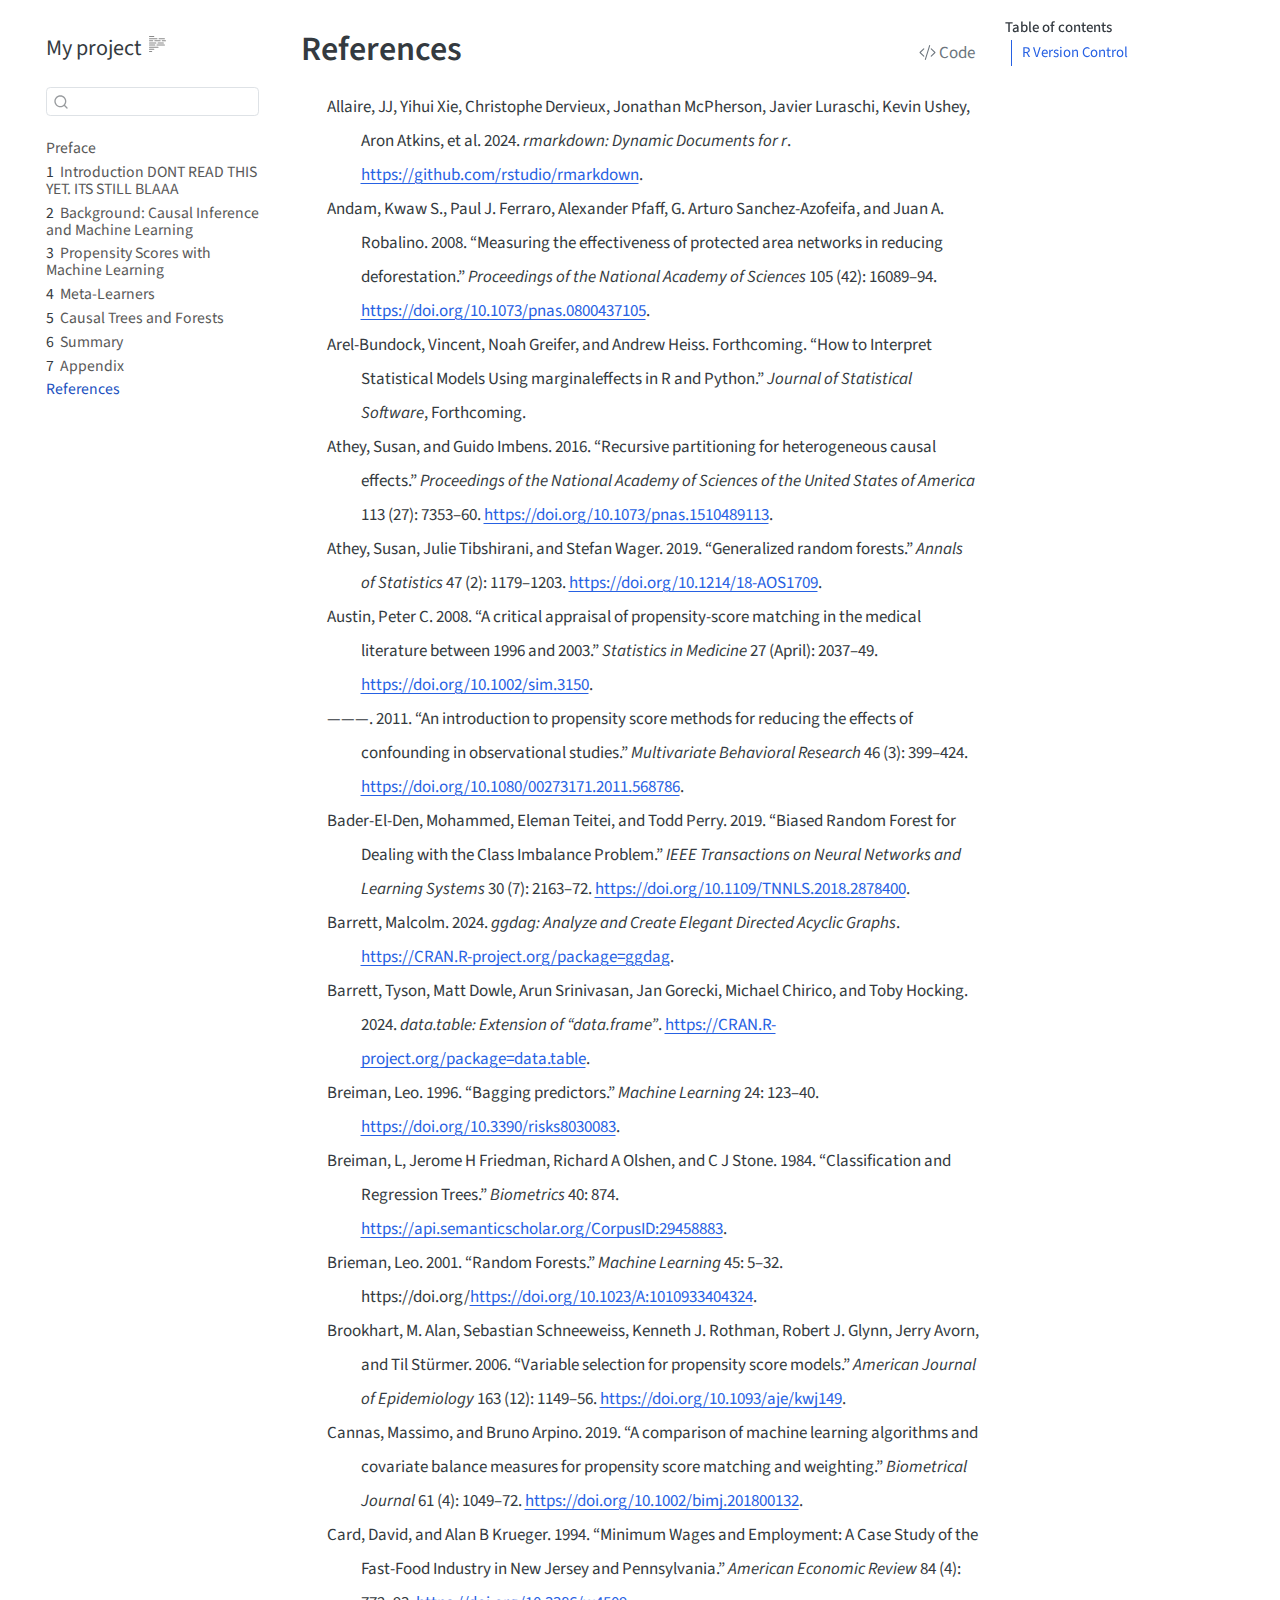
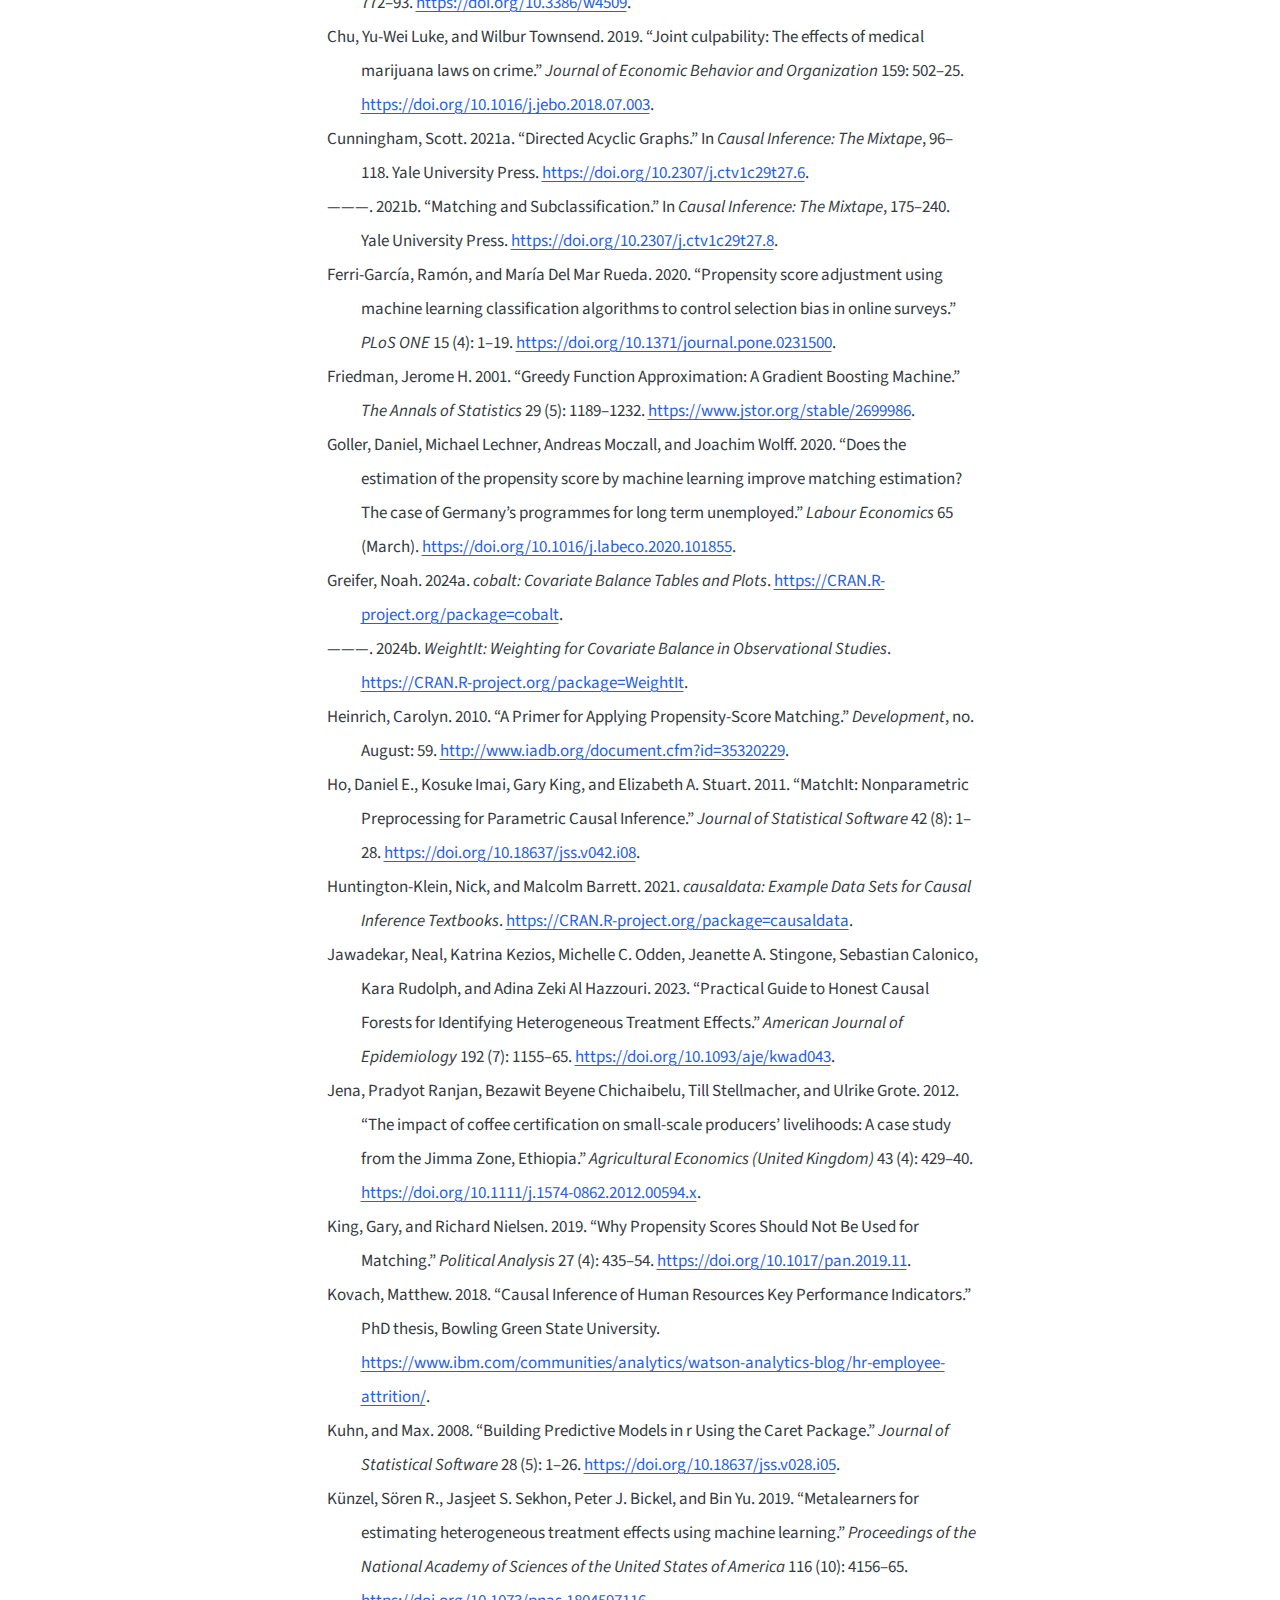
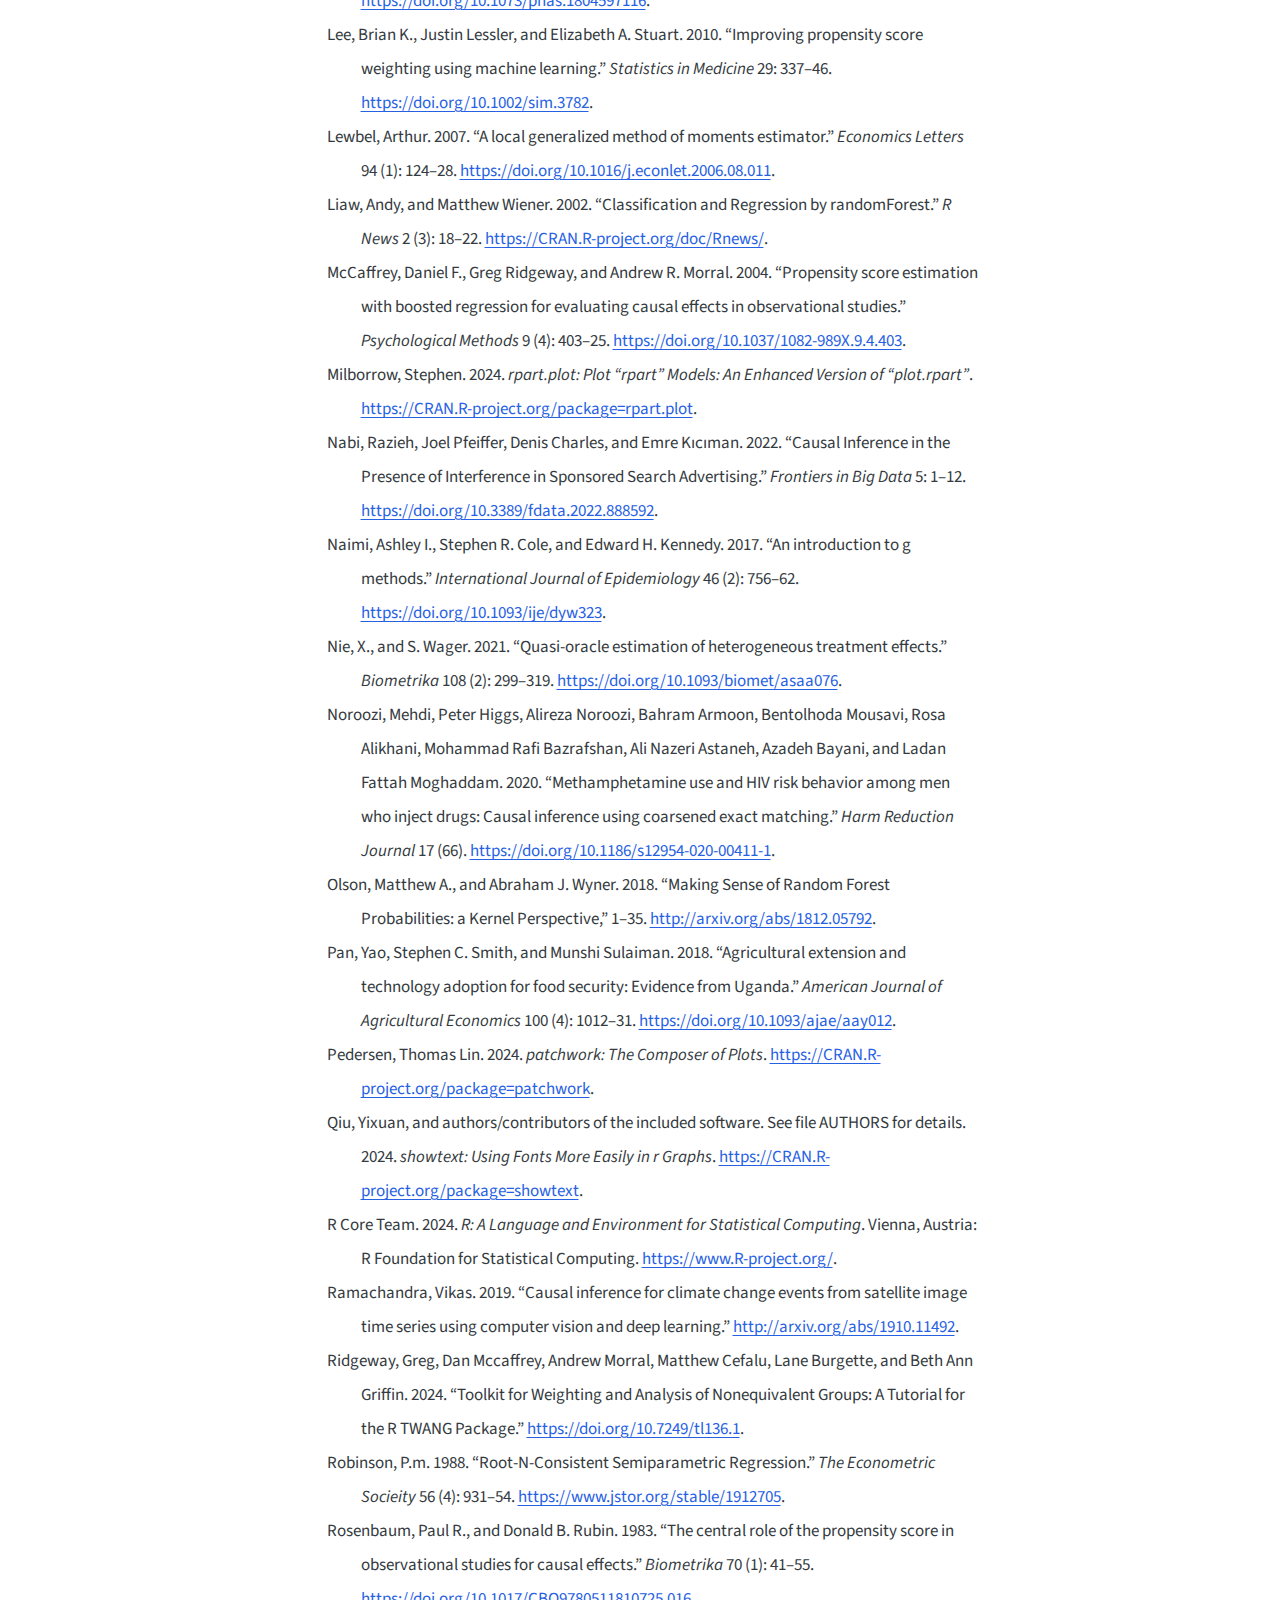
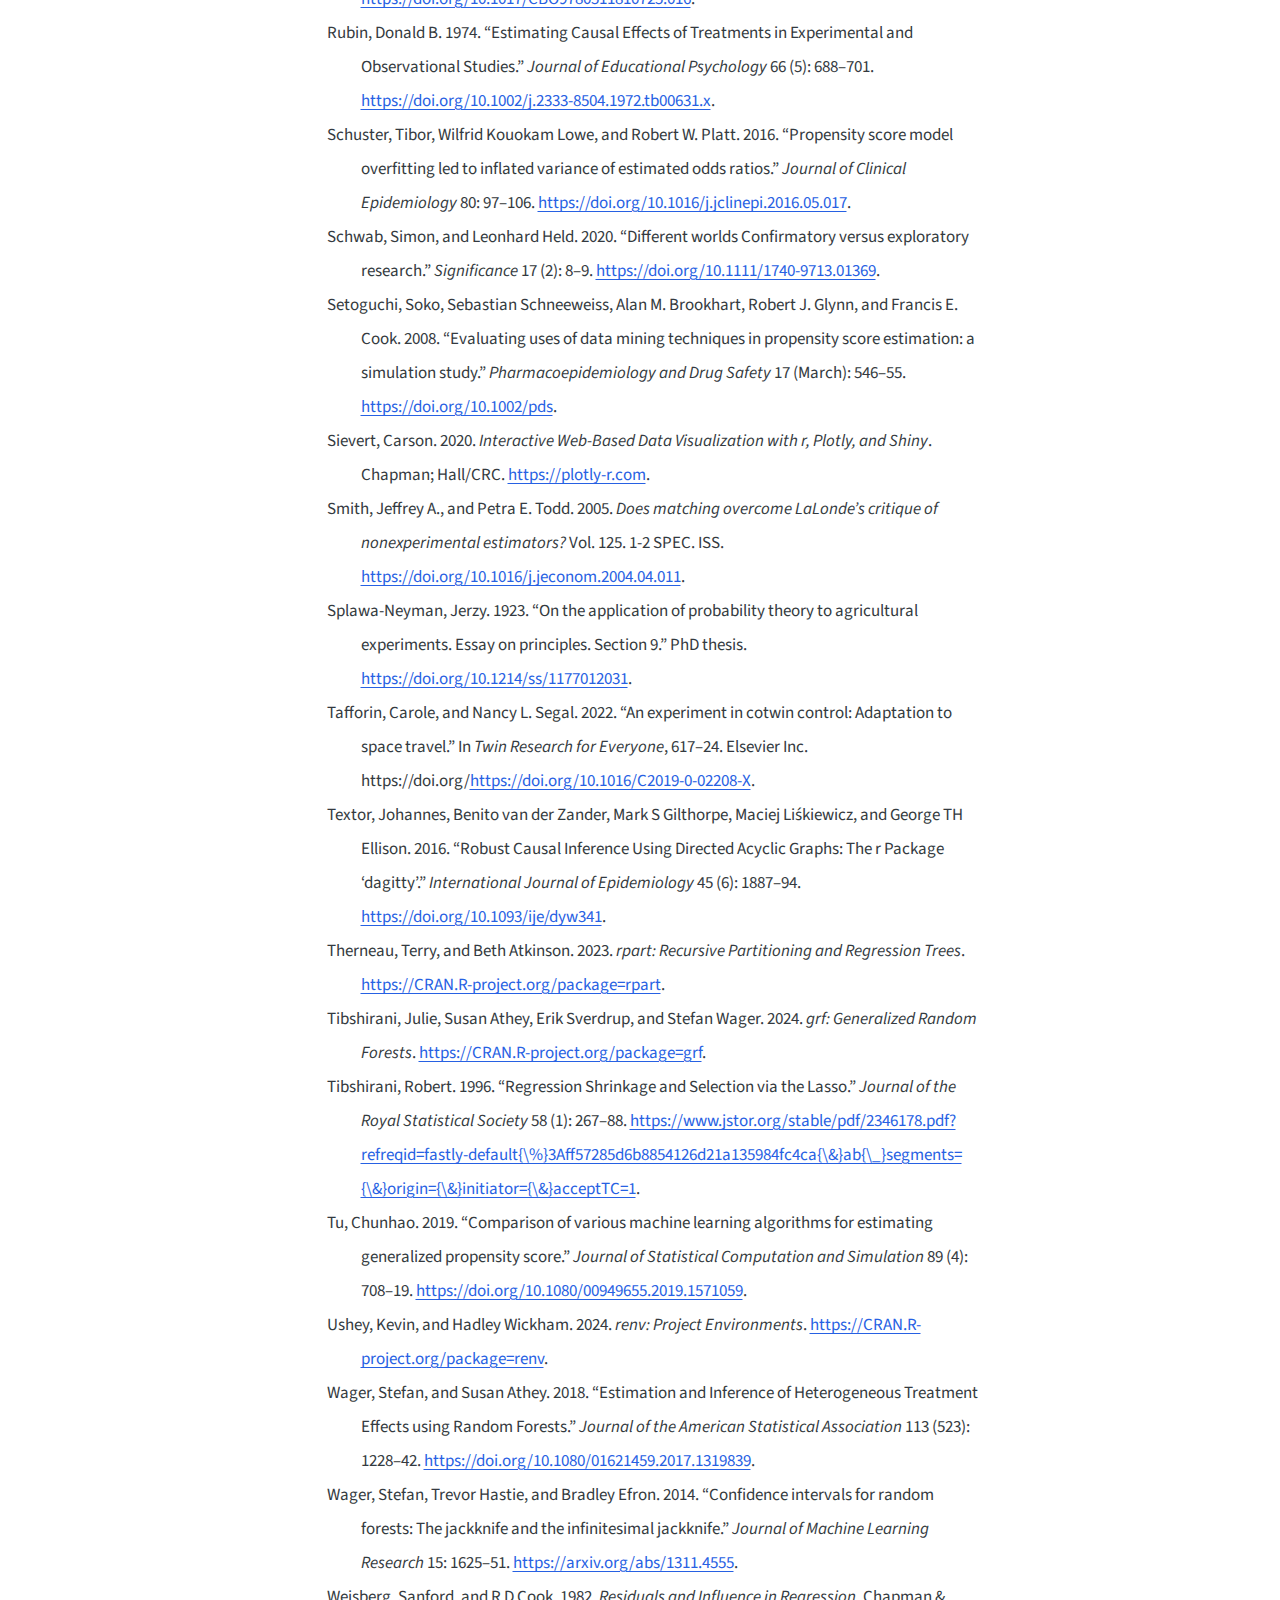
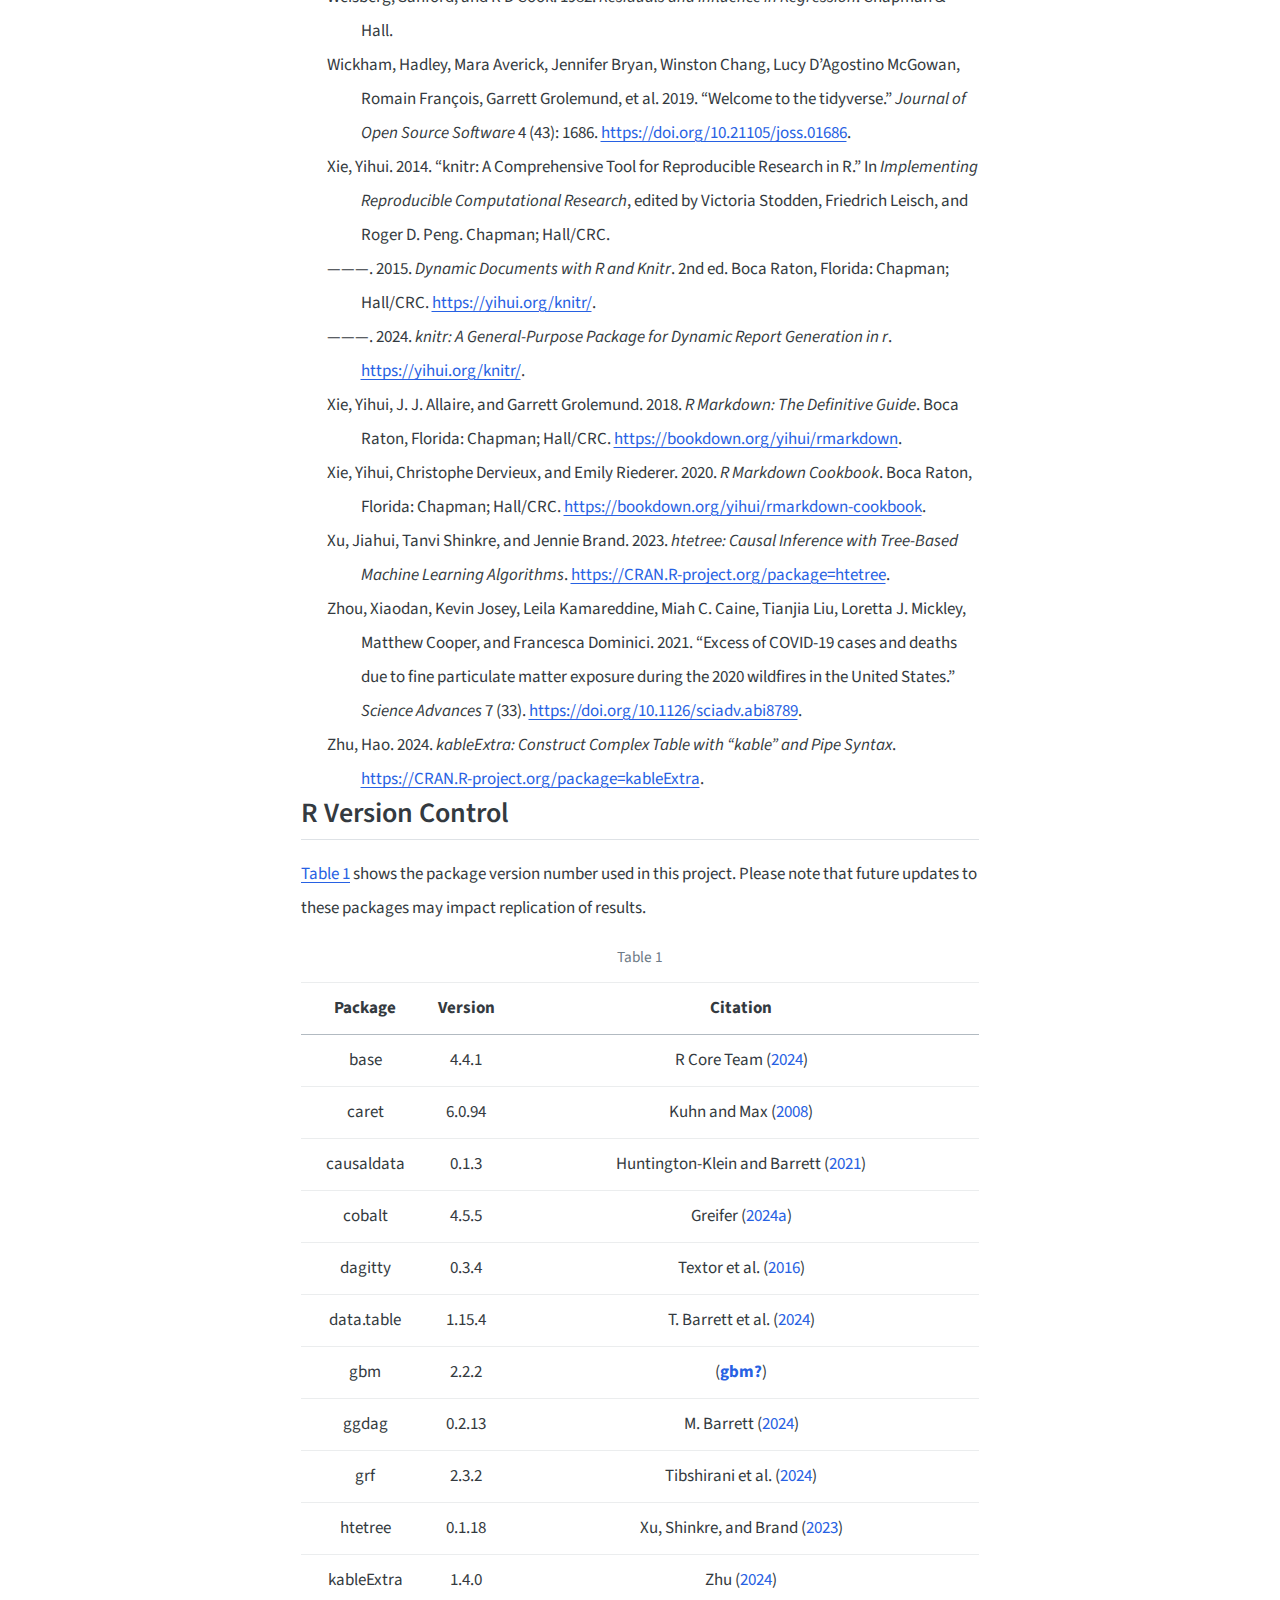
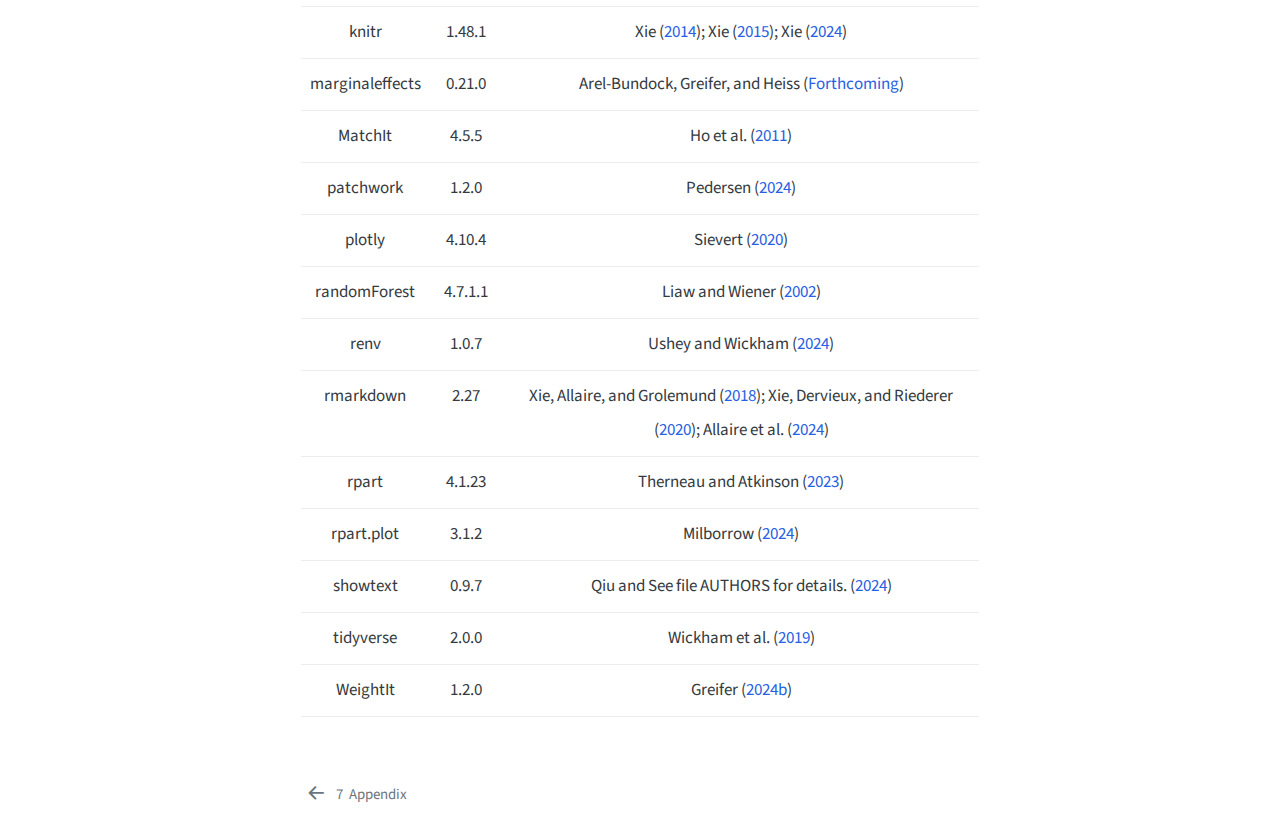
<file: docs/references.html>
<!DOCTYPE html>
<html xmlns="http://www.w3.org/1999/xhtml" lang="en" xml:lang="en"><head>

<meta charset="utf-8">
<meta name="generator" content="quarto-1.5.52">

<meta name="viewport" content="width=device-width, initial-scale=1.0, user-scalable=yes">


<title>References – My project</title>
<style>
code{white-space: pre-wrap;}
span.smallcaps{font-variant: small-caps;}
div.columns{display: flex; gap: min(4vw, 1.5em);}
div.column{flex: auto; overflow-x: auto;}
div.hanging-indent{margin-left: 1.5em; text-indent: -1.5em;}
ul.task-list{list-style: none;}
ul.task-list li input[type="checkbox"] {
  width: 0.8em;
  margin: 0 0.8em 0.2em -1em; /* quarto-specific, see https://github.com/quarto-dev/quarto-cli/issues/4556 */ 
  vertical-align: middle;
}
/* CSS for syntax highlighting */
pre > code.sourceCode { white-space: pre; position: relative; }
pre > code.sourceCode > span { line-height: 1.25; }
pre > code.sourceCode > span:empty { height: 1.2em; }
.sourceCode { overflow: visible; }
code.sourceCode > span { color: inherit; text-decoration: inherit; }
div.sourceCode { margin: 1em 0; }
pre.sourceCode { margin: 0; }
@media screen {
div.sourceCode { overflow: auto; }
}
@media print {
pre > code.sourceCode { white-space: pre-wrap; }
pre > code.sourceCode > span { display: inline-block; text-indent: -5em; padding-left: 5em; }
}
pre.numberSource code
  { counter-reset: source-line 0; }
pre.numberSource code > span
  { position: relative; left: -4em; counter-increment: source-line; }
pre.numberSource code > span > a:first-child::before
  { content: counter(source-line);
    position: relative; left: -1em; text-align: right; vertical-align: baseline;
    border: none; display: inline-block;
    -webkit-touch-callout: none; -webkit-user-select: none;
    -khtml-user-select: none; -moz-user-select: none;
    -ms-user-select: none; user-select: none;
    padding: 0 4px; width: 4em;
  }
pre.numberSource { margin-left: 3em;  padding-left: 4px; }
div.sourceCode
  {   }
@media screen {
pre > code.sourceCode > span > a:first-child::before { text-decoration: underline; }
}
/* CSS for citations */
div.csl-bib-body { }
div.csl-entry {
  clear: both;
  margin-bottom: 0em;
}
.hanging-indent div.csl-entry {
  margin-left:2em;
  text-indent:-2em;
}
div.csl-left-margin {
  min-width:2em;
  float:left;
}
div.csl-right-inline {
  margin-left:2em;
  padding-left:1em;
}
div.csl-indent {
  margin-left: 2em;
}</style>


<script src="site_libs/quarto-nav/quarto-nav.js"></script>
<script src="site_libs/quarto-nav/headroom.min.js"></script>
<script src="site_libs/clipboard/clipboard.min.js"></script>
<script src="site_libs/quarto-search/autocomplete.umd.js"></script>
<script src="site_libs/quarto-search/fuse.min.js"></script>
<script src="site_libs/quarto-search/quarto-search.js"></script>
<meta name="quarto:offset" content="./">
<link href="./appendix.html" rel="prev">
<script src="site_libs/quarto-html/quarto.js"></script>
<script src="site_libs/quarto-html/popper.min.js"></script>
<script src="site_libs/quarto-html/tippy.umd.min.js"></script>
<script src="site_libs/quarto-html/anchor.min.js"></script>
<link href="site_libs/quarto-html/tippy.css" rel="stylesheet">
<link href="site_libs/quarto-html/quarto-syntax-highlighting.css" rel="stylesheet" id="quarto-text-highlighting-styles">
<script src="site_libs/bootstrap/bootstrap.min.js"></script>
<link href="site_libs/bootstrap/bootstrap-icons.css" rel="stylesheet">
<link href="site_libs/bootstrap/bootstrap.min.css" rel="stylesheet" id="quarto-bootstrap" data-mode="light">
<script id="quarto-search-options" type="application/json">{
  "location": "sidebar",
  "copy-button": false,
  "collapse-after": 3,
  "panel-placement": "start",
  "type": "textbox",
  "limit": 50,
  "keyboard-shortcut": [
    "f",
    "/",
    "s"
  ],
  "show-item-context": false,
  "language": {
    "search-no-results-text": "No results",
    "search-matching-documents-text": "matching documents",
    "search-copy-link-title": "Copy link to search",
    "search-hide-matches-text": "Hide additional matches",
    "search-more-match-text": "more match in this document",
    "search-more-matches-text": "more matches in this document",
    "search-clear-button-title": "Clear",
    "search-text-placeholder": "",
    "search-detached-cancel-button-title": "Cancel",
    "search-submit-button-title": "Submit",
    "search-label": "Search"
  }
}</script>
<style>html{ scroll-behavior: smooth; }</style>
<script async="" src="https://hypothes.is/embed.js"></script>
<script>
  window.document.addEventListener("DOMContentLoaded", function (_event) {
    document.body.classList.add('hypothesis-enabled');
  });
</script>


</head>

<body class="nav-sidebar floating">

<div id="quarto-search-results"></div>
  <header id="quarto-header" class="headroom fixed-top">
  <nav class="quarto-secondary-nav">
    <div class="container-fluid d-flex">
      <button type="button" class="quarto-btn-toggle btn" data-bs-toggle="collapse" role="button" data-bs-target=".quarto-sidebar-collapse-item" aria-controls="quarto-sidebar" aria-expanded="false" aria-label="Toggle sidebar navigation" onclick="if (window.quartoToggleHeadroom) { window.quartoToggleHeadroom(); }">
        <i class="bi bi-layout-text-sidebar-reverse"></i>
      </button>
        <nav class="quarto-page-breadcrumbs" aria-label="breadcrumb"><ol class="breadcrumb"><li class="breadcrumb-item"><a href="./references.html">References</a></li></ol></nav>
        <a class="flex-grow-1" role="navigation" data-bs-toggle="collapse" data-bs-target=".quarto-sidebar-collapse-item" aria-controls="quarto-sidebar" aria-expanded="false" aria-label="Toggle sidebar navigation" onclick="if (window.quartoToggleHeadroom) { window.quartoToggleHeadroom(); }">      
        </a>
      <button type="button" class="btn quarto-search-button" aria-label="Search" onclick="window.quartoOpenSearch();">
        <i class="bi bi-search"></i>
      </button>
    </div>
  </nav>
</header>
<!-- content -->
<div id="quarto-content" class="quarto-container page-columns page-rows-contents page-layout-article">
<!-- sidebar -->
  <nav id="quarto-sidebar" class="sidebar collapse collapse-horizontal quarto-sidebar-collapse-item sidebar-navigation floating overflow-auto">
    <div class="pt-lg-2 mt-2 text-left sidebar-header">
    <div class="sidebar-title mb-0 py-0">
      <a href="./">My project</a> 
        <div class="sidebar-tools-main">
  <a href="" class="quarto-reader-toggle quarto-navigation-tool px-1" onclick="window.quartoToggleReader(); return false;" title="Toggle reader mode">
  <div class="quarto-reader-toggle-btn">
  <i class="bi"></i>
  </div>
</a>
</div>
    </div>
      </div>
        <div class="mt-2 flex-shrink-0 align-items-center">
        <div class="sidebar-search">
        <div id="quarto-search" class="" title="Search"></div>
        </div>
        </div>
    <div class="sidebar-menu-container"> 
    <ul class="list-unstyled mt-1">
        <li class="sidebar-item">
  <div class="sidebar-item-container"> 
  <a href="./index.html" class="sidebar-item-text sidebar-link">
 <span class="menu-text">Preface</span></a>
  </div>
</li>
        <li class="sidebar-item">
  <div class="sidebar-item-container"> 
  <a href="./intro.html" class="sidebar-item-text sidebar-link">
 <span class="menu-text"><span class="chapter-number">1</span>&nbsp; <span class="chapter-title">Introduction DONT READ THIS YET. ITS STILL BLAAA</span></span></a>
  </div>
</li>
        <li class="sidebar-item">
  <div class="sidebar-item-container"> 
  <a href="./background.html" class="sidebar-item-text sidebar-link">
 <span class="menu-text"><span class="chapter-number">2</span>&nbsp; <span class="chapter-title">Background: Causal Inference and Machine Learning</span></span></a>
  </div>
</li>
        <li class="sidebar-item">
  <div class="sidebar-item-container"> 
  <a href="./propensity.html" class="sidebar-item-text sidebar-link">
 <span class="menu-text"><span class="chapter-number">3</span>&nbsp; <span class="chapter-title">Propensity Scores with Machine Learning</span></span></a>
  </div>
</li>
        <li class="sidebar-item">
  <div class="sidebar-item-container"> 
  <a href="./metalearners.html" class="sidebar-item-text sidebar-link">
 <span class="menu-text"><span class="chapter-number">4</span>&nbsp; <span class="chapter-title">Meta-Learners</span></span></a>
  </div>
</li>
        <li class="sidebar-item">
  <div class="sidebar-item-container"> 
  <a href="./trees.html" class="sidebar-item-text sidebar-link">
 <span class="menu-text"><span class="chapter-number">5</span>&nbsp; <span class="chapter-title">Causal Trees and Forests</span></span></a>
  </div>
</li>
        <li class="sidebar-item">
  <div class="sidebar-item-container"> 
  <a href="./summary.html" class="sidebar-item-text sidebar-link">
 <span class="menu-text"><span class="chapter-number">6</span>&nbsp; <span class="chapter-title">Summary</span></span></a>
  </div>
</li>
        <li class="sidebar-item">
  <div class="sidebar-item-container"> 
  <a href="./appendix.html" class="sidebar-item-text sidebar-link">
 <span class="menu-text"><span class="chapter-number">7</span>&nbsp; <span class="chapter-title">Appendix</span></span></a>
  </div>
</li>
        <li class="sidebar-item">
  <div class="sidebar-item-container"> 
  <a href="./references.html" class="sidebar-item-text sidebar-link active">
 <span class="menu-text">References</span></a>
  </div>
</li>
    </ul>
    </div>
</nav>
<div id="quarto-sidebar-glass" class="quarto-sidebar-collapse-item" data-bs-toggle="collapse" data-bs-target=".quarto-sidebar-collapse-item"></div>
<!-- margin-sidebar -->
    <div id="quarto-margin-sidebar" class="sidebar margin-sidebar">
        <nav id="TOC" role="doc-toc" class="toc-active">
    <h2 id="toc-title">Table of contents</h2>
   
  <ul>
  <li><a href="#r-version-control" id="toc-r-version-control" class="nav-link active" data-scroll-target="#r-version-control">R Version Control</a></li>
  </ul>
</nav>
    </div>
<!-- main -->
<main class="content" id="quarto-document-content">

<header id="title-block-header" class="quarto-title-block default">
<div class="quarto-title">
<div class="quarto-title-block"><div><h1 class="title">References</h1><button type="button" class="btn code-tools-button" id="quarto-code-tools-source"><i class="bi"></i> Code</button></div></div>
</div>



<div class="quarto-title-meta">

    
  
    
  </div>
  


</header>


<div id="refs" class="references csl-bib-body hanging-indent" data-entry-spacing="0" role="list">
<div id="ref-rmarkdown2024" class="csl-entry" role="listitem">
Allaire, JJ, Yihui Xie, Christophe Dervieux, Jonathan McPherson, Javier
Luraschi, Kevin Ushey, Aron Atkins, et al. 2024. <em><span class="nocase">rmarkdown</span>: Dynamic Documents for r</em>. <a href="https://github.com/rstudio/rmarkdown">https://github.com/rstudio/rmarkdown</a>.
</div>
<div id="ref-Andam2008" class="csl-entry" role="listitem">
Andam, Kwaw S., Paul J. Ferraro, Alexander Pfaff, G. Arturo
Sanchez-Azofeifa, and Juan A. Robalino. 2008. <span>“<span class="nocase">Measuring the effectiveness of protected area networks in
reducing deforestation</span>.”</span> <em>Proceedings of the National
Academy of Sciences</em> 105 (42): 16089–94. <a href="https://doi.org/10.1073/pnas.0800437105">https://doi.org/10.1073/pnas.0800437105</a>.
</div>
<div id="ref-marginaleffects" class="csl-entry" role="listitem">
Arel-Bundock, Vincent, Noah Greifer, and Andrew Heiss. Forthcoming.
<span>“How to Interpret Statistical Models Using <span class="nocase">marginaleffects</span> in <span>R</span> and
<span>Python</span>.”</span> <em>Journal of Statistical Software</em>,
Forthcoming.
</div>
<div id="ref-Athey2016" class="csl-entry" role="listitem">
Athey, Susan, and Guido Imbens. 2016. <span>“<span class="nocase">Recursive partitioning for heterogeneous causal
effects</span>.”</span> <em>Proceedings of the National Academy of
Sciences of the United States of America</em> 113 (27): 7353–60. <a href="https://doi.org/10.1073/pnas.1510489113">https://doi.org/10.1073/pnas.1510489113</a>.
</div>
<div id="ref-Athey2019grf" class="csl-entry" role="listitem">
Athey, Susan, Julie Tibshirani, and Stefan Wager. 2019. <span>“<span class="nocase">Generalized random forests</span>.”</span> <em>Annals of
Statistics</em> 47 (2): 1179–1203. <a href="https://doi.org/10.1214/18-AOS1709">https://doi.org/10.1214/18-AOS1709</a>.
</div>
<div id="ref-Austin2008" class="csl-entry" role="listitem">
Austin, Peter C. 2008. <span>“<span class="nocase">A critical appraisal
of propensity-score matching in the medical literature between 1996 and
2003</span>.”</span> <em>Statistics in Medicine</em> 27 (April):
2037–49. <a href="https://doi.org/10.1002/sim.3150">https://doi.org/10.1002/sim.3150</a>.
</div>
<div id="ref-Austin2011" class="csl-entry" role="listitem">
———. 2011. <span>“<span class="nocase">An introduction to propensity
score methods for reducing the effects of confounding in observational
studies</span>.”</span> <em>Multivariate Behavioral Research</em> 46
(3): 399–424. <a href="https://doi.org/10.1080/00273171.2011.568786">https://doi.org/10.1080/00273171.2011.568786</a>.
</div>
<div id="ref-Bader2019" class="csl-entry" role="listitem">
Bader-El-Den, Mohammed, Eleman Teitei, and Todd Perry. 2019.
<span>“<span class="nocase">Biased Random Forest for Dealing with the
Class Imbalance Problem</span>.”</span> <em>IEEE Transactions on Neural
Networks and Learning Systems</em> 30 (7): 2163–72. <a href="https://doi.org/10.1109/TNNLS.2018.2878400">https://doi.org/10.1109/TNNLS.2018.2878400</a>.
</div>
<div id="ref-ggdag" class="csl-entry" role="listitem">
Barrett, Malcolm. 2024. <em><span class="nocase">ggdag</span>: Analyze
and Create Elegant Directed Acyclic Graphs</em>. <a href="https://CRAN.R-project.org/package=ggdag">https://CRAN.R-project.org/package=ggdag</a>.
</div>
<div id="ref-datatable" class="csl-entry" role="listitem">
Barrett, Tyson, Matt Dowle, Arun Srinivasan, Jan Gorecki, Michael
Chirico, and Toby Hocking. 2024. <em><span class="nocase">data.table</span>: Extension of <span>“<span class="nocase">data.frame</span>”</span></em>. <a href="https://CRAN.R-project.org/package=data.table">https://CRAN.R-project.org/package=data.table</a>.
</div>
<div id="ref-Breiman1996" class="csl-entry" role="listitem">
Breiman, Leo. 1996. <span>“<span class="nocase">Bagging
predictors</span>.”</span> <em>Machine Learning</em> 24: 123–40. <a href="https://doi.org/10.3390/risks8030083">https://doi.org/10.3390/risks8030083</a>.
</div>
<div id="ref-Breiman1984" class="csl-entry" role="listitem">
Breiman, L, Jerome H Friedman, Richard A Olshen, and C J Stone. 1984.
<span>“<span class="nocase">Classification and Regression
Trees</span>.”</span> <em>Biometrics</em> 40: 874. <a href="https://api.semanticscholar.org/CorpusID:29458883">https://api.semanticscholar.org/CorpusID:29458883</a>.
</div>
<div id="ref-Breiman2001" class="csl-entry" role="listitem">
Brieman, Leo. 2001. <span>“<span>Random Forests</span>.”</span>
<em>Machine Learning</em> 45: 5–32. https://doi.org/<a href="https://doi.org/10.1023/A:1010933404324">https://doi.org/10.1023/A:1010933404324</a>.
</div>
<div id="ref-Brookhart2006" class="csl-entry" role="listitem">
Brookhart, M. Alan, Sebastian Schneeweiss, Kenneth J. Rothman, Robert J.
Glynn, Jerry Avorn, and Til Stürmer. 2006. <span>“<span class="nocase">Variable selection for propensity score
models</span>.”</span> <em>American Journal of Epidemiology</em> 163
(12): 1149–56. <a href="https://doi.org/10.1093/aje/kwj149">https://doi.org/10.1093/aje/kwj149</a>.
</div>
<div id="ref-Cannas2019" class="csl-entry" role="listitem">
Cannas, Massimo, and Bruno Arpino. 2019. <span>“<span class="nocase">A
comparison of machine learning algorithms and covariate balance measures
for propensity score matching and weighting</span>.”</span>
<em>Biometrical Journal</em> 61 (4): 1049–72. <a href="https://doi.org/10.1002/bimj.201800132">https://doi.org/10.1002/bimj.201800132</a>.
</div>
<div id="ref-Card1994" class="csl-entry" role="listitem">
Card, David, and Alan B Krueger. 1994. <span>“<span class="nocase">Minimum Wages and Employment: A Case Study of the
Fast-Food Industry in New Jersey and Pennsylvania</span>.”</span>
<em>American Economic Review</em> 84 (4): 772–93. <a href="https://doi.org/10.3386/w4509">https://doi.org/10.3386/w4509</a>.
</div>
<div id="ref-Chu2019" class="csl-entry" role="listitem">
Chu, Yu-Wei Luke, and Wilbur Townsend. 2019. <span>“<span class="nocase">Joint culpability: The effects of medical marijuana laws
on crime</span>.”</span> <em>Journal of Economic Behavior and
Organization</em> 159: 502–25. <a href="https://doi.org/10.1016/j.jebo.2018.07.003">https://doi.org/10.1016/j.jebo.2018.07.003</a>.
</div>
<div id="ref-C3Mixtape2021" class="csl-entry" role="listitem">
Cunningham, Scott. 2021a. <span>“<span>Directed Acyclic
Graphs</span>.”</span> In <em>Causal Inference: The Mixtape</em>,
96–118. Yale University Press. <a href="https://doi.org/10.2307/j.ctv1c29t27.6">https://doi.org/10.2307/j.ctv1c29t27.6</a>.
</div>
<div id="ref-C5Mixtape2021" class="csl-entry" role="listitem">
———. 2021b. <span>“<span class="nocase">Matching and
Subclassification</span>.”</span> In <em>Causal Inference: The
Mixtape</em>, 175–240. Yale University Press. <a href="https://doi.org/10.2307/j.ctv1c29t27.8">https://doi.org/10.2307/j.ctv1c29t27.8</a>.
</div>
<div id="ref-Ferri2020" class="csl-entry" role="listitem">
Ferri-García, Ramón, and María Del Mar Rueda. 2020. <span>“<span class="nocase">Propensity score adjustment using machine learning
classification algorithms to control selection bias in online
surveys</span>.”</span> <em>PLoS ONE</em> 15 (4): 1–19. <a href="https://doi.org/10.1371/journal.pone.0231500">https://doi.org/10.1371/journal.pone.0231500</a>.
</div>
<div id="ref-Friedman2001" class="csl-entry" role="listitem">
Friedman, Jerome H. 2001. <span>“<span>Greedy Function Approximation: A
Gradient Boosting Machine</span>.”</span> <em>The Annals of
Statistics</em> 29 (5): 1189–1232. <a href="https://www.jstor.org/stable/2699986">https://www.jstor.org/stable/2699986</a>.
</div>
<div id="ref-Goller2020" class="csl-entry" role="listitem">
Goller, Daniel, Michael Lechner, Andreas Moczall, and Joachim Wolff.
2020. <span>“<span class="nocase">Does the estimation of the propensity
score by machine learning improve matching estimation? The case of
Germany’s programmes for long term unemployed</span>.”</span> <em>Labour
Economics</em> 65 (March). <a href="https://doi.org/10.1016/j.labeco.2020.101855">https://doi.org/10.1016/j.labeco.2020.101855</a>.
</div>
<div id="ref-cobalt" class="csl-entry" role="listitem">
Greifer, Noah. 2024a. <em><span class="nocase">cobalt</span>: Covariate
Balance Tables and Plots</em>. <a href="https://CRAN.R-project.org/package=cobalt">https://CRAN.R-project.org/package=cobalt</a>.
</div>
<div id="ref-WeightIt" class="csl-entry" role="listitem">
———. 2024b. <em><span>WeightIt</span>: Weighting for Covariate Balance
in Observational Studies</em>. <a href="https://CRAN.R-project.org/package=WeightIt">https://CRAN.R-project.org/package=WeightIt</a>.
</div>
<div id="ref-Heinrich2010" class="csl-entry" role="listitem">
Heinrich, Carolyn. 2010. <span>“<span class="nocase">A Primer for
Applying Propensity-Score Matching</span>.”</span> <em>Development</em>,
no. August: 59. <a href="http://www.iadb.org/document.cfm?id=35320229">http://www.iadb.org/document.cfm?id=35320229</a>.
</div>
<div id="ref-MatchIt" class="csl-entry" role="listitem">
Ho, Daniel E., Kosuke Imai, Gary King, and Elizabeth A. Stuart. 2011.
<span>“<span>MatchIt</span>: Nonparametric Preprocessing for Parametric
Causal Inference.”</span> <em>Journal of Statistical Software</em> 42
(8): 1–28. <a href="https://doi.org/10.18637/jss.v042.i08">https://doi.org/10.18637/jss.v042.i08</a>.
</div>
<div id="ref-causaldata" class="csl-entry" role="listitem">
Huntington-Klein, Nick, and Malcolm Barrett. 2021. <em><span class="nocase">causaldata</span>: Example Data Sets for Causal Inference
Textbooks</em>. <a href="https://CRAN.R-project.org/package=causaldata">https://CRAN.R-project.org/package=causaldata</a>.
</div>
<div id="ref-Jawadekar2023" class="csl-entry" role="listitem">
Jawadekar, Neal, Katrina Kezios, Michelle C. Odden, Jeanette A.
Stingone, Sebastian Calonico, Kara Rudolph, and Adina Zeki Al Hazzouri.
2023. <span>“<span class="nocase">Practical Guide to Honest Causal
Forests for Identifying Heterogeneous Treatment Effects</span>.”</span>
<em>American Journal of Epidemiology</em> 192 (7): 1155–65. <a href="https://doi.org/10.1093/aje/kwad043">https://doi.org/10.1093/aje/kwad043</a>.
</div>
<div id="ref-Jena2012" class="csl-entry" role="listitem">
Jena, Pradyot Ranjan, Bezawit Beyene Chichaibelu, Till Stellmacher, and
Ulrike Grote. 2012. <span>“<span class="nocase">The impact of coffee
certification on small-scale producers’ livelihoods: A case study from
the Jimma Zone, Ethiopia</span>.”</span> <em>Agricultural Economics
(United Kingdom)</em> 43 (4): 429–40. <a href="https://doi.org/10.1111/j.1574-0862.2012.00594.x">https://doi.org/10.1111/j.1574-0862.2012.00594.x</a>.
</div>
<div id="ref-King2019" class="csl-entry" role="listitem">
King, Gary, and Richard Nielsen. 2019. <span>“<span class="nocase">Why
Propensity Scores Should Not Be Used for Matching</span>.”</span>
<em>Political Analysis</em> 27 (4): 435–54. <a href="https://doi.org/10.1017/pan.2019.11">https://doi.org/10.1017/pan.2019.11</a>.
</div>
<div id="ref-Kovach2018" class="csl-entry" role="listitem">
Kovach, Matthew. 2018. <span>“<span class="nocase">Causal Inference of
Human Resources Key Performance Indicators</span>.”</span> PhD thesis,
Bowling Green State University. <a href="https://www.ibm.com/communities/analytics/watson-analytics-blog/hr-employee-attrition/">https://www.ibm.com/communities/analytics/watson-analytics-blog/hr-employee-attrition/</a>.
</div>
<div id="ref-caret" class="csl-entry" role="listitem">
Kuhn, and Max. 2008. <span>“Building Predictive Models in r Using the
Caret Package.”</span> <em>Journal of Statistical Software</em> 28 (5):
1–26. <a href="https://doi.org/10.18637/jss.v028.i05">https://doi.org/10.18637/jss.v028.i05</a>.
</div>
<div id="ref-Kunzel2019" class="csl-entry" role="listitem">
Künzel, Sören R., Jasjeet S. Sekhon, Peter J. Bickel, and Bin Yu. 2019.
<span>“<span class="nocase">Metalearners for estimating heterogeneous
treatment effects using machine learning</span>.”</span> <em>Proceedings
of the National Academy of Sciences of the United States of America</em>
116 (10): 4156–65. <a href="https://doi.org/10.1073/pnas.1804597116">https://doi.org/10.1073/pnas.1804597116</a>.
</div>
<div id="ref-Lee2010" class="csl-entry" role="listitem">
Lee, Brian K., Justin Lessler, and Elizabeth A. Stuart. 2010.
<span>“<span class="nocase">Improving propensity score weighting using
machine learning</span>.”</span> <em>Statistics in Medicine</em> 29:
337–46. <a href="https://doi.org/10.1002/sim.3782">https://doi.org/10.1002/sim.3782</a>.
</div>
<div id="ref-Lewbel2007" class="csl-entry" role="listitem">
Lewbel, Arthur. 2007. <span>“<span class="nocase">A local generalized
method of moments estimator</span>.”</span> <em>Economics Letters</em>
94 (1): 124–28. <a href="https://doi.org/10.1016/j.econlet.2006.08.011">https://doi.org/10.1016/j.econlet.2006.08.011</a>.
</div>
<div id="ref-randomForest" class="csl-entry" role="listitem">
Liaw, Andy, and Matthew Wiener. 2002. <span>“Classification and
Regression by randomForest.”</span> <em>R News</em> 2 (3): 18–22. <a href="https://CRAN.R-project.org/doc/Rnews/">https://CRAN.R-project.org/doc/Rnews/</a>.
</div>
<div id="ref-McCaffrey2004" class="csl-entry" role="listitem">
McCaffrey, Daniel F., Greg Ridgeway, and Andrew R. Morral. 2004.
<span>“<span class="nocase">Propensity score estimation with boosted
regression for evaluating causal effects in observational
studies</span>.”</span> <em>Psychological Methods</em> 9 (4): 403–25. <a href="https://doi.org/10.1037/1082-989X.9.4.403">https://doi.org/10.1037/1082-989X.9.4.403</a>.
</div>
<div id="ref-rpartplot" class="csl-entry" role="listitem">
Milborrow, Stephen. 2024. <em><span class="nocase">rpart.plot</span>:
Plot <span>“<span class="nocase">rpart</span>”</span> Models: An
Enhanced Version of <span>“<span class="nocase">plot.rpart</span>”</span></em>. <a href="https://CRAN.R-project.org/package=rpart.plot">https://CRAN.R-project.org/package=rpart.plot</a>.
</div>
<div id="ref-Nabi2022" class="csl-entry" role="listitem">
Nabi, Razieh, Joel Pfeiffer, Denis Charles, and Emre Kıcıman. 2022.
<span>“<span class="nocase">Causal Inference in the Presence of
Interference in Sponsored Search Advertising</span>.”</span>
<em>Frontiers in Big Data</em> 5: 1–12. <a href="https://doi.org/10.3389/fdata.2022.888592">https://doi.org/10.3389/fdata.2022.888592</a>.
</div>
<div id="ref-Naimi2017" class="csl-entry" role="listitem">
Naimi, Ashley I., Stephen R. Cole, and Edward H. Kennedy. 2017.
<span>“<span class="nocase">An introduction to g methods</span>.”</span>
<em>International Journal of Epidemiology</em> 46 (2): 756–62. <a href="https://doi.org/10.1093/ije/dyw323">https://doi.org/10.1093/ije/dyw323</a>.
</div>
<div id="ref-Nie2021" class="csl-entry" role="listitem">
Nie, X., and S. Wager. 2021. <span>“<span class="nocase">Quasi-oracle
estimation of heterogeneous treatment effects</span>.”</span>
<em>Biometrika</em> 108 (2): 299–319. <a href="https://doi.org/10.1093/biomet/asaa076">https://doi.org/10.1093/biomet/asaa076</a>.
</div>
<div id="ref-Noroozi2020" class="csl-entry" role="listitem">
Noroozi, Mehdi, Peter Higgs, Alireza Noroozi, Bahram Armoon, Bentolhoda
Mousavi, Rosa Alikhani, Mohammad Rafi Bazrafshan, Ali Nazeri Astaneh,
Azadeh Bayani, and Ladan Fattah Moghaddam. 2020. <span>“<span class="nocase">Methamphetamine use and HIV risk behavior among men who
inject drugs: Causal inference using coarsened exact
matching</span>.”</span> <em>Harm Reduction Journal</em> 17 (66). <a href="https://doi.org/10.1186/s12954-020-00411-1">https://doi.org/10.1186/s12954-020-00411-1</a>.
</div>
<div id="ref-Olson2018" class="csl-entry" role="listitem">
Olson, Matthew A., and Abraham J. Wyner. 2018. <span>“<span class="nocase">Making Sense of Random Forest Probabilities: a Kernel
Perspective</span>,”</span> 1–35. <a href="http://arxiv.org/abs/1812.05792">http://arxiv.org/abs/1812.05792</a>.
</div>
<div id="ref-Pan2018" class="csl-entry" role="listitem">
Pan, Yao, Stephen C. Smith, and Munshi Sulaiman. 2018. <span>“<span class="nocase">Agricultural extension and technology adoption for food
security: Evidence from Uganda</span>.”</span> <em>American Journal of
Agricultural Economics</em> 100 (4): 1012–31. <a href="https://doi.org/10.1093/ajae/aay012">https://doi.org/10.1093/ajae/aay012</a>.
</div>
<div id="ref-patchwork" class="csl-entry" role="listitem">
Pedersen, Thomas Lin. 2024. <em><span class="nocase">patchwork</span>:
The Composer of Plots</em>. <a href="https://CRAN.R-project.org/package=patchwork">https://CRAN.R-project.org/package=patchwork</a>.
</div>
<div id="ref-showtext" class="csl-entry" role="listitem">
Qiu, Yixuan, and authors/contributors of the included software. See file
AUTHORS for details. 2024. <em><span class="nocase">showtext</span>:
Using Fonts More Easily in r Graphs</em>. <a href="https://CRAN.R-project.org/package=showtext">https://CRAN.R-project.org/package=showtext</a>.
</div>
<div id="ref-base" class="csl-entry" role="listitem">
R Core Team. 2024. <em><span>R</span>: A Language and Environment for
Statistical Computing</em>. Vienna, Austria: R Foundation for
Statistical Computing. <a href="https://www.R-project.org/">https://www.R-project.org/</a>.
</div>
<div id="ref-Ramachandra2019" class="csl-entry" role="listitem">
Ramachandra, Vikas. 2019. <span>“<span class="nocase">Causal inference
for climate change events from satellite image time series using
computer vision and deep learning</span>.”</span> <a href="http://arxiv.org/abs/1910.11492">http://arxiv.org/abs/1910.11492</a>.
</div>
<div id="ref-Ridgeway2024" class="csl-entry" role="listitem">
Ridgeway, Greg, Dan Mccaffrey, Andrew Morral, Matthew Cefalu, Lane
Burgette, and Beth Ann Griffin. 2024. <span>“<span class="nocase">Toolkit for Weighting and Analysis of Nonequivalent
Groups: A Tutorial for the R TWANG Package</span>.”</span> <a href="https://doi.org/10.7249/tl136.1">https://doi.org/10.7249/tl136.1</a>.
</div>
<div id="ref-Robinson1988" class="csl-entry" role="listitem">
Robinson, P.m. 1988. <span>“<span>Root-N-Consistent Semiparametric
Regression</span>.”</span> <em>The Econometric Socieity</em> 56 (4):
931–54. <a href="https://www.jstor.org/stable/1912705">https://www.jstor.org/stable/1912705</a>.
</div>
<div id="ref-Rosenbaum1983" class="csl-entry" role="listitem">
Rosenbaum, Paul R., and Donald B. Rubin. 1983. <span>“<span class="nocase">The central role of the propensity score in observational
studies for causal effects</span>.”</span> <em>Biometrika</em> 70 (1):
41–55. <a href="https://doi.org/10.1017/CBO9780511810725.016">https://doi.org/10.1017/CBO9780511810725.016</a>.
</div>
<div id="ref-Rubin1974" class="csl-entry" role="listitem">
Rubin, Donald B. 1974. <span>“<span class="nocase">Estimating Causal
Effects of Treatments in Experimental and Observational
Studies</span>.”</span> <em>Journal of Educational Psychology</em> 66
(5): 688–701. <a href="https://doi.org/10.1002/j.2333-8504.1972.tb00631.x">https://doi.org/10.1002/j.2333-8504.1972.tb00631.x</a>.
</div>
<div id="ref-Schuster2016" class="csl-entry" role="listitem">
Schuster, Tibor, Wilfrid Kouokam Lowe, and Robert W. Platt. 2016.
<span>“<span class="nocase">Propensity score model overfitting led to
inflated variance of estimated odds ratios</span>.”</span> <em>Journal
of Clinical Epidemiology</em> 80: 97–106. <a href="https://doi.org/10.1016/j.jclinepi.2016.05.017">https://doi.org/10.1016/j.jclinepi.2016.05.017</a>.
</div>
<div id="ref-Schwab2020" class="csl-entry" role="listitem">
Schwab, Simon, and Leonhard Held. 2020. <span>“<span class="nocase">Different worlds Confirmatory versus exploratory
research</span>.”</span> <em>Significance</em> 17 (2): 8–9. <a href="https://doi.org/10.1111/1740-9713.01369">https://doi.org/10.1111/1740-9713.01369</a>.
</div>
<div id="ref-Setoguchi2008" class="csl-entry" role="listitem">
Setoguchi, Soko, Sebastian Schneeweiss, Alan M. Brookhart, Robert J.
Glynn, and Francis E. Cook. 2008. <span>“<span class="nocase">Evaluating
uses of data mining techniques in propensity score estimation: a
simulation study</span>.”</span> <em>Pharmacoepidemiology and Drug
Safety</em> 17 (March): 546–55. <a href="https://doi.org/10.1002/pds">https://doi.org/10.1002/pds</a>.
</div>
<div id="ref-plotly" class="csl-entry" role="listitem">
Sievert, Carson. 2020. <em>Interactive Web-Based Data Visualization with
r, Plotly, and Shiny</em>. Chapman; Hall/CRC. <a href="https://plotly-r.com">https://plotly-r.com</a>.
</div>
<div id="ref-Smith2005" class="csl-entry" role="listitem">
Smith, Jeffrey A., and Petra E. Todd. 2005. <em><span class="nocase">Does matching overcome LaLonde’s critique of
nonexperimental estimators?</span></em> Vol. 125. 1-2 SPEC. ISS. <a href="https://doi.org/10.1016/j.jeconom.2004.04.011">https://doi.org/10.1016/j.jeconom.2004.04.011</a>.
</div>
<div id="ref-Neyman1923" class="csl-entry" role="listitem">
Splawa-Neyman, Jerzy. 1923. <span>“<span class="nocase">On the
application of probability theory to agricultural experiments. Essay on
principles. Section 9</span>.”</span> PhD thesis. <a href="https://doi.org/10.1214/ss/1177012031">https://doi.org/10.1214/ss/1177012031</a>.
</div>
<div id="ref-Tafforin2022" class="csl-entry" role="listitem">
Tafforin, Carole, and Nancy L. Segal. 2022. <span>“<span class="nocase">An experiment in cotwin control: Adaptation to space
travel</span>.”</span> In <em>Twin Research for Everyone</em>, 617–24.
Elsevier Inc. https://doi.org/<a href="https://doi.org/10.1016/C2019-0-02208-X">https://doi.org/10.1016/C2019-0-02208-X</a>.
</div>
<div id="ref-dagitty" class="csl-entry" role="listitem">
Textor, Johannes, Benito van der Zander, Mark S Gilthorpe, Maciej
Liśkiewicz, and George TH Ellison. 2016. <span>“Robust Causal Inference
Using Directed Acyclic Graphs: The r Package <span>‘<span class="nocase">dagitty</span>’</span>.”</span> <em>International Journal
of Epidemiology</em> 45 (6): 1887–94. <a href="https://doi.org/10.1093/ije/dyw341">https://doi.org/10.1093/ije/dyw341</a>.
</div>
<div id="ref-rpart" class="csl-entry" role="listitem">
Therneau, Terry, and Beth Atkinson. 2023. <em><span class="nocase">rpart</span>: Recursive Partitioning and Regression
Trees</em>. <a href="https://CRAN.R-project.org/package=rpart">https://CRAN.R-project.org/package=rpart</a>.
</div>
<div id="ref-grf" class="csl-entry" role="listitem">
Tibshirani, Julie, Susan Athey, Erik Sverdrup, and Stefan Wager. 2024.
<em><span class="nocase">grf</span>: Generalized Random Forests</em>. <a href="https://CRAN.R-project.org/package=grf">https://CRAN.R-project.org/package=grf</a>.
</div>
<div id="ref-Tibshirani1996" class="csl-entry" role="listitem">
Tibshirani, Robert. 1996. <span>“<span class="nocase">Regression
Shrinkage and Selection via the Lasso</span>.”</span> <em>Journal of the
Royal Statistical Society</em> 58 (1): 267–88. <a href="https://www.jstor.org/stable/pdf/2346178.pdf?refreqid=fastly-default{\%}3Aff57285d6b8854126d21a135984fc4ca{\&amp;}ab{\_}segments={\&amp;}origin={\&amp;}initiator={\&amp;}acceptTC=1">https://www.jstor.org/stable/pdf/2346178.pdf?refreqid=fastly-default{\%}3Aff57285d6b8854126d21a135984fc4ca{\&amp;}ab{\_}segments={\&amp;}origin={\&amp;}initiator={\&amp;}acceptTC=1</a>.
</div>
<div id="ref-Tu2019" class="csl-entry" role="listitem">
Tu, Chunhao. 2019. <span>“<span class="nocase">Comparison of various
machine learning algorithms for estimating generalized propensity
score</span>.”</span> <em>Journal of Statistical Computation and
Simulation</em> 89 (4): 708–19. <a href="https://doi.org/10.1080/00949655.2019.1571059">https://doi.org/10.1080/00949655.2019.1571059</a>.
</div>
<div id="ref-renv" class="csl-entry" role="listitem">
Ushey, Kevin, and Hadley Wickham. 2024. <em><span class="nocase">renv</span>: Project Environments</em>. <a href="https://CRAN.R-project.org/package=renv">https://CRAN.R-project.org/package=renv</a>.
</div>
<div id="ref-Wager2018hterf" class="csl-entry" role="listitem">
Wager, Stefan, and Susan Athey. 2018. <span>“<span class="nocase">Estimation and Inference of Heterogeneous Treatment
Effects using Random Forests</span>.”</span> <em>Journal of the American
Statistical Association</em> 113 (523): 1228–42. <a href="https://doi.org/10.1080/01621459.2017.1319839">https://doi.org/10.1080/01621459.2017.1319839</a>.
</div>
<div id="ref-Wager2014" class="csl-entry" role="listitem">
Wager, Stefan, Trevor Hastie, and Bradley Efron. 2014. <span>“<span class="nocase">Confidence intervals for random forests: The jackknife
and the infinitesimal jackknife</span>.”</span> <em>Journal of Machine
Learning Research</em> 15: 1625–51. <a href="https://arxiv.org/abs/1311.4555">https://arxiv.org/abs/1311.4555</a>.
</div>
<div id="ref-Weisberg1982" class="csl-entry" role="listitem">
Weisberg, Sanford, and R D Cook. 1982. <em><span class="nocase">Residuals and Influence in Regression</span></em>.
Chapman <span>&amp;</span> Hall.
</div>
<div id="ref-tidyverse" class="csl-entry" role="listitem">
Wickham, Hadley, Mara Averick, Jennifer Bryan, Winston Chang, Lucy
D’Agostino McGowan, Romain François, Garrett Grolemund, et al. 2019.
<span>“Welcome to the <span class="nocase">tidyverse</span>.”</span>
<em>Journal of Open Source Software</em> 4 (43): 1686. <a href="https://doi.org/10.21105/joss.01686">https://doi.org/10.21105/joss.01686</a>.
</div>
<div id="ref-knitr2014" class="csl-entry" role="listitem">
Xie, Yihui. 2014. <span>“<span class="nocase">knitr</span>: A
Comprehensive Tool for Reproducible Research in <span>R</span>.”</span>
In <em>Implementing Reproducible Computational Research</em>, edited by
Victoria Stodden, Friedrich Leisch, and Roger D. Peng. Chapman;
Hall/CRC.
</div>
<div id="ref-knitr2015" class="csl-entry" role="listitem">
———. 2015. <em>Dynamic Documents with <span>R</span> and Knitr</em>. 2nd
ed. Boca Raton, Florida: Chapman; Hall/CRC. <a href="https://yihui.org/knitr/">https://yihui.org/knitr/</a>.
</div>
<div id="ref-knitr2024" class="csl-entry" role="listitem">
———. 2024. <em><span class="nocase">knitr</span>: A General-Purpose
Package for Dynamic Report Generation in r</em>. <a href="https://yihui.org/knitr/">https://yihui.org/knitr/</a>.
</div>
<div id="ref-rmarkdown2018" class="csl-entry" role="listitem">
Xie, Yihui, J. J. Allaire, and Garrett Grolemund. 2018. <em>R Markdown:
The Definitive Guide</em>. Boca Raton, Florida: Chapman; Hall/CRC. <a href="https://bookdown.org/yihui/rmarkdown">https://bookdown.org/yihui/rmarkdown</a>.
</div>
<div id="ref-rmarkdown2020" class="csl-entry" role="listitem">
Xie, Yihui, Christophe Dervieux, and Emily Riederer. 2020. <em>R
Markdown Cookbook</em>. Boca Raton, Florida: Chapman; Hall/CRC. <a href="https://bookdown.org/yihui/rmarkdown-cookbook">https://bookdown.org/yihui/rmarkdown-cookbook</a>.
</div>
<div id="ref-htetree" class="csl-entry" role="listitem">
Xu, Jiahui, Tanvi Shinkre, and Jennie Brand. 2023. <em><span class="nocase">htetree</span>: Causal Inference with Tree-Based Machine
Learning Algorithms</em>. <a href="https://CRAN.R-project.org/package=htetree">https://CRAN.R-project.org/package=htetree</a>.
</div>
<div id="ref-Zhou2021a" class="csl-entry" role="listitem">
Zhou, Xiaodan, Kevin Josey, Leila Kamareddine, Miah C. Caine, Tianjia
Liu, Loretta J. Mickley, Matthew Cooper, and Francesca Dominici. 2021.
<span>“<span class="nocase">Excess of COVID-19 cases and deaths due to
fine particulate matter exposure during the 2020 wildfires in the United
States</span>.”</span> <em>Science Advances</em> 7 (33). <a href="https://doi.org/10.1126/sciadv.abi8789">https://doi.org/10.1126/sciadv.abi8789</a>.
</div>
<div id="ref-kableExtra" class="csl-entry" role="listitem">
Zhu, Hao. 2024. <em><span class="nocase">kableExtra</span>: Construct
Complex Table with <span>“<span class="nocase">kable</span>”</span> and
Pipe Syntax</em>. <a href="https://CRAN.R-project.org/package=kableExtra">https://CRAN.R-project.org/package=kableExtra</a>.
</div>
</div>
<section id="r-version-control" class="level2">
<h2 class="anchored" data-anchor-id="r-version-control">R Version Control</h2>
<p><a href="#tbl-package-cite" class="quarto-xref">Table&nbsp;<span>1</span></a> shows the package version number used in this project. Please note that future updates to these packages may impact replication of results.</p>
<div id="tbl-package-cite" class="cell quarto-float quarto-figure quarto-figure-center anchored">
<figure class="quarto-float quarto-float-tbl figure">
<figcaption class="quarto-float-caption-top quarto-float-caption quarto-float-tbl quarto-uncaptioned" id="tbl-package-cite-caption-0ceaefa1-69ba-4598-a22c-09a6ac19f8ca">
Table&nbsp;1
</figcaption>
<div aria-describedby="tbl-package-cite-caption-0ceaefa1-69ba-4598-a22c-09a6ac19f8ca">
<table class="table" style="margin-left: auto; margin-right: auto;">
<thead>
<tr>
<th style="text-align:center;">
Package
</th>
<th style="text-align:center;">
Version
</th>
<th style="text-align:center;">
Citation
</th>
</tr>
</thead>
<tbody>
<tr>
<td style="text-align:center;">
base
</td>
<td style="text-align:center;">
4.4.1
</td>
<td style="text-align:center;">
<span class="citation" data-cites="base">R Core Team (<a href="references.html#ref-base" role="doc-biblioref">2024</a>)</span>
</td>
</tr>
<tr>
<td style="text-align:center;">
caret
</td>
<td style="text-align:center;">
6.0.94
</td>
<td style="text-align:center;">
<span class="citation" data-cites="caret">Kuhn and Max (<a href="references.html#ref-caret" role="doc-biblioref">2008</a>)</span>
</td>
</tr>
<tr>
<td style="text-align:center;">
causaldata
</td>
<td style="text-align:center;">
0.1.3
</td>
<td style="text-align:center;">
<span class="citation" data-cites="causaldata">Huntington-Klein and Barrett (<a href="references.html#ref-causaldata" role="doc-biblioref">2021</a>)</span>
</td>
</tr>
<tr>
<td style="text-align:center;">
cobalt
</td>
<td style="text-align:center;">
4.5.5
</td>
<td style="text-align:center;">
<span class="citation" data-cites="cobalt">Greifer (<a href="references.html#ref-cobalt" role="doc-biblioref">2024a</a>)</span>
</td>
</tr>
<tr>
<td style="text-align:center;">
dagitty
</td>
<td style="text-align:center;">
0.3.4
</td>
<td style="text-align:center;">
<span class="citation" data-cites="dagitty">Textor et al. (<a href="references.html#ref-dagitty" role="doc-biblioref">2016</a>)</span>
</td>
</tr>
<tr>
<td style="text-align:center;">
data.table
</td>
<td style="text-align:center;">
1.15.4
</td>
<td style="text-align:center;">
<span class="citation" data-cites="datatable">T. Barrett et al. (<a href="references.html#ref-datatable" role="doc-biblioref">2024</a>)</span>
</td>
</tr>
<tr>
<td style="text-align:center;">
gbm
</td>
<td style="text-align:center;">
2.2.2
</td>
<td style="text-align:center;">
<span class="citation" data-cites="gbm">(<a href="references.html#ref-gbm" role="doc-biblioref"><strong>gbm?</strong></a>)</span>
</td>
</tr>
<tr>
<td style="text-align:center;">
ggdag
</td>
<td style="text-align:center;">
0.2.13
</td>
<td style="text-align:center;">
<span class="citation" data-cites="ggdag">M. Barrett (<a href="references.html#ref-ggdag" role="doc-biblioref">2024</a>)</span>
</td>
</tr>
<tr>
<td style="text-align:center;">
grf
</td>
<td style="text-align:center;">
2.3.2
</td>
<td style="text-align:center;">
<span class="citation" data-cites="grf">Tibshirani et al. (<a href="references.html#ref-grf" role="doc-biblioref">2024</a>)</span>
</td>
</tr>
<tr>
<td style="text-align:center;">
htetree
</td>
<td style="text-align:center;">
0.1.18
</td>
<td style="text-align:center;">
<span class="citation" data-cites="htetree">Xu, Shinkre, and Brand (<a href="references.html#ref-htetree" role="doc-biblioref">2023</a>)</span>
</td>
</tr>
<tr>
<td style="text-align:center;">
kableExtra
</td>
<td style="text-align:center;">
1.4.0
</td>
<td style="text-align:center;">
<span class="citation" data-cites="kableExtra">Zhu (<a href="references.html#ref-kableExtra" role="doc-biblioref">2024</a>)</span>
</td>
</tr>
<tr>
<td style="text-align:center;">
knitr
</td>
<td style="text-align:center;">
1.48.1
</td>
<td style="text-align:center;">
<span class="citation" data-cites="knitr2014">Xie (<a href="references.html#ref-knitr2014" role="doc-biblioref">2014</a>)</span>; <span class="citation" data-cites="knitr2015">Xie (<a href="references.html#ref-knitr2015" role="doc-biblioref">2015</a>)</span>; <span class="citation" data-cites="knitr2024">Xie (<a href="references.html#ref-knitr2024" role="doc-biblioref">2024</a>)</span>
</td>
</tr>
<tr>
<td style="text-align:center;">
marginaleffects
</td>
<td style="text-align:center;">
0.21.0
</td>
<td style="text-align:center;">
<span class="citation" data-cites="marginaleffects">Arel-Bundock, Greifer, and Heiss (<a href="references.html#ref-marginaleffects" role="doc-biblioref">Forthcoming</a>)</span>
</td>
</tr>
<tr>
<td style="text-align:center;">
MatchIt
</td>
<td style="text-align:center;">
4.5.5
</td>
<td style="text-align:center;">
<span class="citation" data-cites="MatchIt">Ho et al. (<a href="references.html#ref-MatchIt" role="doc-biblioref">2011</a>)</span>
</td>
</tr>
<tr>
<td style="text-align:center;">
patchwork
</td>
<td style="text-align:center;">
1.2.0
</td>
<td style="text-align:center;">
<span class="citation" data-cites="patchwork">Pedersen (<a href="references.html#ref-patchwork" role="doc-biblioref">2024</a>)</span>
</td>
</tr>
<tr>
<td style="text-align:center;">
plotly
</td>
<td style="text-align:center;">
4.10.4
</td>
<td style="text-align:center;">
<span class="citation" data-cites="plotly">Sievert (<a href="references.html#ref-plotly" role="doc-biblioref">2020</a>)</span>
</td>
</tr>
<tr>
<td style="text-align:center;">
randomForest
</td>
<td style="text-align:center;">
4.7.1.1
</td>
<td style="text-align:center;">
<span class="citation" data-cites="randomForest">Liaw and Wiener (<a href="references.html#ref-randomForest" role="doc-biblioref">2002</a>)</span>
</td>
</tr>
<tr>
<td style="text-align:center;">
renv
</td>
<td style="text-align:center;">
1.0.7
</td>
<td style="text-align:center;">
<span class="citation" data-cites="renv">Ushey and Wickham (<a href="references.html#ref-renv" role="doc-biblioref">2024</a>)</span>
</td>
</tr>
<tr>
<td style="text-align:center;">
rmarkdown
</td>
<td style="text-align:center;">
2.27
</td>
<td style="text-align:center;">
<span class="citation" data-cites="rmarkdown2018">Xie, Allaire, and Grolemund (<a href="references.html#ref-rmarkdown2018" role="doc-biblioref">2018</a>)</span>; <span class="citation" data-cites="rmarkdown2020">Xie, Dervieux, and Riederer (<a href="references.html#ref-rmarkdown2020" role="doc-biblioref">2020</a>)</span>; <span class="citation" data-cites="rmarkdown2024">Allaire et al. (<a href="references.html#ref-rmarkdown2024" role="doc-biblioref">2024</a>)</span>
</td>
</tr>
<tr>
<td style="text-align:center;">
rpart
</td>
<td style="text-align:center;">
4.1.23
</td>
<td style="text-align:center;">
<span class="citation" data-cites="rpart">Therneau and Atkinson (<a href="references.html#ref-rpart" role="doc-biblioref">2023</a>)</span>
</td>
</tr>
<tr>
<td style="text-align:center;">
rpart.plot
</td>
<td style="text-align:center;">
3.1.2
</td>
<td style="text-align:center;">
<span class="citation" data-cites="rpartplot">Milborrow (<a href="references.html#ref-rpartplot" role="doc-biblioref">2024</a>)</span>
</td>
</tr>
<tr>
<td style="text-align:center;">
showtext
</td>
<td style="text-align:center;">
0.9.7
</td>
<td style="text-align:center;">
<span class="citation" data-cites="showtext">Qiu and See file AUTHORS for details. (<a href="references.html#ref-showtext" role="doc-biblioref">2024</a>)</span>
</td>
</tr>
<tr>
<td style="text-align:center;">
tidyverse
</td>
<td style="text-align:center;">
2.0.0
</td>
<td style="text-align:center;">
<span class="citation" data-cites="tidyverse">Wickham et al. (<a href="references.html#ref-tidyverse" role="doc-biblioref">2019</a>)</span>
</td>
</tr>
<tr>
<td style="text-align:center;">
WeightIt
</td>
<td style="text-align:center;">
1.2.0
</td>
<td style="text-align:center;">
<span class="citation" data-cites="WeightIt">Greifer (<a href="references.html#ref-WeightIt" role="doc-biblioref">2024b</a>)</span>
</td>
</tr>
</tbody>
</table>
</div>
</figure>
</div>


<!-- -->

</section>

</main> <!-- /main -->
<script id="quarto-html-after-body" type="application/javascript">
window.document.addEventListener("DOMContentLoaded", function (event) {
  const toggleBodyColorMode = (bsSheetEl) => {
    const mode = bsSheetEl.getAttribute("data-mode");
    const bodyEl = window.document.querySelector("body");
    if (mode === "dark") {
      bodyEl.classList.add("quarto-dark");
      bodyEl.classList.remove("quarto-light");
    } else {
      bodyEl.classList.add("quarto-light");
      bodyEl.classList.remove("quarto-dark");
    }
  }
  const toggleBodyColorPrimary = () => {
    const bsSheetEl = window.document.querySelector("link#quarto-bootstrap");
    if (bsSheetEl) {
      toggleBodyColorMode(bsSheetEl);
    }
  }
  toggleBodyColorPrimary();  
  const icon = "";
  const anchorJS = new window.AnchorJS();
  anchorJS.options = {
    placement: 'right',
    icon: icon
  };
  anchorJS.add('.anchored');
  const isCodeAnnotation = (el) => {
    for (const clz of el.classList) {
      if (clz.startsWith('code-annotation-')) {                     
        return true;
      }
    }
    return false;
  }
  const onCopySuccess = function(e) {
    // button target
    const button = e.trigger;
    // don't keep focus
    button.blur();
    // flash "checked"
    button.classList.add('code-copy-button-checked');
    var currentTitle = button.getAttribute("title");
    button.setAttribute("title", "Copied!");
    let tooltip;
    if (window.bootstrap) {
      button.setAttribute("data-bs-toggle", "tooltip");
      button.setAttribute("data-bs-placement", "left");
      button.setAttribute("data-bs-title", "Copied!");
      tooltip = new bootstrap.Tooltip(button, 
        { trigger: "manual", 
          customClass: "code-copy-button-tooltip",
          offset: [0, -8]});
      tooltip.show();    
    }
    setTimeout(function() {
      if (tooltip) {
        tooltip.hide();
        button.removeAttribute("data-bs-title");
        button.removeAttribute("data-bs-toggle");
        button.removeAttribute("data-bs-placement");
      }
      button.setAttribute("title", currentTitle);
      button.classList.remove('code-copy-button-checked');
    }, 1000);
    // clear code selection
    e.clearSelection();
  }
  const getTextToCopy = function(trigger) {
      const codeEl = trigger.previousElementSibling.cloneNode(true);
      for (const childEl of codeEl.children) {
        if (isCodeAnnotation(childEl)) {
          childEl.remove();
        }
      }
      return codeEl.innerText;
  }
  const clipboard = new window.ClipboardJS('.code-copy-button:not([data-in-quarto-modal])', {
    text: getTextToCopy
  });
  clipboard.on('success', onCopySuccess);
  if (window.document.getElementById('quarto-embedded-source-code-modal')) {
    // For code content inside modals, clipBoardJS needs to be initialized with a container option
    // TODO: Check when it could be a function (https://github.com/zenorocha/clipboard.js/issues/860)
    const clipboardModal = new window.ClipboardJS('.code-copy-button[data-in-quarto-modal]', {
      text: getTextToCopy,
      container: window.document.getElementById('quarto-embedded-source-code-modal')
    });
    clipboardModal.on('success', onCopySuccess);
  }
  const viewSource = window.document.getElementById('quarto-view-source') ||
                     window.document.getElementById('quarto-code-tools-source');
  if (viewSource) {
    const sourceUrl = viewSource.getAttribute("data-quarto-source-url");
    viewSource.addEventListener("click", function(e) {
      if (sourceUrl) {
        // rstudio viewer pane
        if (/\bcapabilities=\b/.test(window.location)) {
          window.open(sourceUrl);
        } else {
          window.location.href = sourceUrl;
        }
      } else {
        const modal = new bootstrap.Modal(document.getElementById('quarto-embedded-source-code-modal'));
        modal.show();
      }
      return false;
    });
  }
  function toggleCodeHandler(show) {
    return function(e) {
      const detailsSrc = window.document.querySelectorAll(".cell > details > .sourceCode");
      for (let i=0; i<detailsSrc.length; i++) {
        const details = detailsSrc[i].parentElement;
        if (show) {
          details.open = true;
        } else {
          details.removeAttribute("open");
        }
      }
      const cellCodeDivs = window.document.querySelectorAll(".cell > .sourceCode");
      const fromCls = show ? "hidden" : "unhidden";
      const toCls = show ? "unhidden" : "hidden";
      for (let i=0; i<cellCodeDivs.length; i++) {
        const codeDiv = cellCodeDivs[i];
        if (codeDiv.classList.contains(fromCls)) {
          codeDiv.classList.remove(fromCls);
          codeDiv.classList.add(toCls);
        } 
      }
      return false;
    }
  }
  const hideAllCode = window.document.getElementById("quarto-hide-all-code");
  if (hideAllCode) {
    hideAllCode.addEventListener("click", toggleCodeHandler(false));
  }
  const showAllCode = window.document.getElementById("quarto-show-all-code");
  if (showAllCode) {
    showAllCode.addEventListener("click", toggleCodeHandler(true));
  }
    var localhostRegex = new RegExp(/^(?:http|https):\/\/localhost\:?[0-9]*\//);
    var mailtoRegex = new RegExp(/^mailto:/);
      var filterRegex = new RegExp('/' + window.location.host + '/');
    var isInternal = (href) => {
        return filterRegex.test(href) || localhostRegex.test(href) || mailtoRegex.test(href);
    }
    // Inspect non-navigation links and adorn them if external
 	var links = window.document.querySelectorAll('a[href]:not(.nav-link):not(.navbar-brand):not(.toc-action):not(.sidebar-link):not(.sidebar-item-toggle):not(.pagination-link):not(.no-external):not([aria-hidden]):not(.dropdown-item):not(.quarto-navigation-tool):not(.about-link)');
    for (var i=0; i<links.length; i++) {
      const link = links[i];
      if (!isInternal(link.href)) {
        // undo the damage that might have been done by quarto-nav.js in the case of
        // links that we want to consider external
        if (link.dataset.originalHref !== undefined) {
          link.href = link.dataset.originalHref;
        }
      }
    }
  function tippyHover(el, contentFn, onTriggerFn, onUntriggerFn) {
    const config = {
      allowHTML: true,
      maxWidth: 500,
      delay: 100,
      arrow: false,
      appendTo: function(el) {
          return el.parentElement;
      },
      interactive: true,
      interactiveBorder: 10,
      theme: 'quarto',
      placement: 'bottom-start',
    };
    if (contentFn) {
      config.content = contentFn;
    }
    if (onTriggerFn) {
      config.onTrigger = onTriggerFn;
    }
    if (onUntriggerFn) {
      config.onUntrigger = onUntriggerFn;
    }
    window.tippy(el, config); 
  }
  const noterefs = window.document.querySelectorAll('a[role="doc-noteref"]');
  for (var i=0; i<noterefs.length; i++) {
    const ref = noterefs[i];
    tippyHover(ref, function() {
      // use id or data attribute instead here
      let href = ref.getAttribute('data-footnote-href') || ref.getAttribute('href');
      try { href = new URL(href).hash; } catch {}
      const id = href.replace(/^#\/?/, "");
      const note = window.document.getElementById(id);
      if (note) {
        return note.innerHTML;
      } else {
        return "";
      }
    });
  }
  const xrefs = window.document.querySelectorAll('a.quarto-xref');
  const processXRef = (id, note) => {
    // Strip column container classes
    const stripColumnClz = (el) => {
      el.classList.remove("page-full", "page-columns");
      if (el.children) {
        for (const child of el.children) {
          stripColumnClz(child);
        }
      }
    }
    stripColumnClz(note)
    if (id === null || id.startsWith('sec-')) {
      // Special case sections, only their first couple elements
      const container = document.createElement("div");
      if (note.children && note.children.length > 2) {
        container.appendChild(note.children[0].cloneNode(true));
        for (let i = 1; i < note.children.length; i++) {
          const child = note.children[i];
          if (child.tagName === "P" && child.innerText === "") {
            continue;
          } else {
            container.appendChild(child.cloneNode(true));
            break;
          }
        }
        if (window.Quarto?.typesetMath) {
          window.Quarto.typesetMath(container);
        }
        return container.innerHTML
      } else {
        if (window.Quarto?.typesetMath) {
          window.Quarto.typesetMath(note);
        }
        return note.innerHTML;
      }
    } else {
      // Remove any anchor links if they are present
      const anchorLink = note.querySelector('a.anchorjs-link');
      if (anchorLink) {
        anchorLink.remove();
      }
      if (window.Quarto?.typesetMath) {
        window.Quarto.typesetMath(note);
      }
      // TODO in 1.5, we should make sure this works without a callout special case
      if (note.classList.contains("callout")) {
        return note.outerHTML;
      } else {
        return note.innerHTML;
      }
    }
  }
  for (var i=0; i<xrefs.length; i++) {
    const xref = xrefs[i];
    tippyHover(xref, undefined, function(instance) {
      instance.disable();
      let url = xref.getAttribute('href');
      let hash = undefined; 
      if (url.startsWith('#')) {
        hash = url;
      } else {
        try { hash = new URL(url).hash; } catch {}
      }
      if (hash) {
        const id = hash.replace(/^#\/?/, "");
        const note = window.document.getElementById(id);
        if (note !== null) {
          try {
            const html = processXRef(id, note.cloneNode(true));
            instance.setContent(html);
          } finally {
            instance.enable();
            instance.show();
          }
        } else {
          // See if we can fetch this
          fetch(url.split('#')[0])
          .then(res => res.text())
          .then(html => {
            const parser = new DOMParser();
            const htmlDoc = parser.parseFromString(html, "text/html");
            const note = htmlDoc.getElementById(id);
            if (note !== null) {
              const html = processXRef(id, note);
              instance.setContent(html);
            } 
          }).finally(() => {
            instance.enable();
            instance.show();
          });
        }
      } else {
        // See if we can fetch a full url (with no hash to target)
        // This is a special case and we should probably do some content thinning / targeting
        fetch(url)
        .then(res => res.text())
        .then(html => {
          const parser = new DOMParser();
          const htmlDoc = parser.parseFromString(html, "text/html");
          const note = htmlDoc.querySelector('main.content');
          if (note !== null) {
            // This should only happen for chapter cross references
            // (since there is no id in the URL)
            // remove the first header
            if (note.children.length > 0 && note.children[0].tagName === "HEADER") {
              note.children[0].remove();
            }
            const html = processXRef(null, note);
            instance.setContent(html);
          } 
        }).finally(() => {
          instance.enable();
          instance.show();
        });
      }
    }, function(instance) {
    });
  }
      let selectedAnnoteEl;
      const selectorForAnnotation = ( cell, annotation) => {
        let cellAttr = 'data-code-cell="' + cell + '"';
        let lineAttr = 'data-code-annotation="' +  annotation + '"';
        const selector = 'span[' + cellAttr + '][' + lineAttr + ']';
        return selector;
      }
      const selectCodeLines = (annoteEl) => {
        const doc = window.document;
        const targetCell = annoteEl.getAttribute("data-target-cell");
        const targetAnnotation = annoteEl.getAttribute("data-target-annotation");
        const annoteSpan = window.document.querySelector(selectorForAnnotation(targetCell, targetAnnotation));
        const lines = annoteSpan.getAttribute("data-code-lines").split(",");
        const lineIds = lines.map((line) => {
          return targetCell + "-" + line;
        })
        let top = null;
        let height = null;
        let parent = null;
        if (lineIds.length > 0) {
            //compute the position of the single el (top and bottom and make a div)
            const el = window.document.getElementById(lineIds[0]);
            top = el.offsetTop;
            height = el.offsetHeight;
            parent = el.parentElement.parentElement;
          if (lineIds.length > 1) {
            const lastEl = window.document.getElementById(lineIds[lineIds.length - 1]);
            const bottom = lastEl.offsetTop + lastEl.offsetHeight;
            height = bottom - top;
          }
          if (top !== null && height !== null && parent !== null) {
            // cook up a div (if necessary) and position it 
            let div = window.document.getElementById("code-annotation-line-highlight");
            if (div === null) {
              div = window.document.createElement("div");
              div.setAttribute("id", "code-annotation-line-highlight");
              div.style.position = 'absolute';
              parent.appendChild(div);
            }
            div.style.top = top - 2 + "px";
            div.style.height = height + 4 + "px";
            div.style.left = 0;
            let gutterDiv = window.document.getElementById("code-annotation-line-highlight-gutter");
            if (gutterDiv === null) {
              gutterDiv = window.document.createElement("div");
              gutterDiv.setAttribute("id", "code-annotation-line-highlight-gutter");
              gutterDiv.style.position = 'absolute';
              const codeCell = window.document.getElementById(targetCell);
              const gutter = codeCell.querySelector('.code-annotation-gutter');
              gutter.appendChild(gutterDiv);
            }
            gutterDiv.style.top = top - 2 + "px";
            gutterDiv.style.height = height + 4 + "px";
          }
          selectedAnnoteEl = annoteEl;
        }
      };
      const unselectCodeLines = () => {
        const elementsIds = ["code-annotation-line-highlight", "code-annotation-line-highlight-gutter"];
        elementsIds.forEach((elId) => {
          const div = window.document.getElementById(elId);
          if (div) {
            div.remove();
          }
        });
        selectedAnnoteEl = undefined;
      };
        // Handle positioning of the toggle
    window.addEventListener(
      "resize",
      throttle(() => {
        elRect = undefined;
        if (selectedAnnoteEl) {
          selectCodeLines(selectedAnnoteEl);
        }
      }, 10)
    );
    function throttle(fn, ms) {
    let throttle = false;
    let timer;
      return (...args) => {
        if(!throttle) { // first call gets through
            fn.apply(this, args);
            throttle = true;
        } else { // all the others get throttled
            if(timer) clearTimeout(timer); // cancel #2
            timer = setTimeout(() => {
              fn.apply(this, args);
              timer = throttle = false;
            }, ms);
        }
      };
    }
      // Attach click handler to the DT
      const annoteDls = window.document.querySelectorAll('dt[data-target-cell]');
      for (const annoteDlNode of annoteDls) {
        annoteDlNode.addEventListener('click', (event) => {
          const clickedEl = event.target;
          if (clickedEl !== selectedAnnoteEl) {
            unselectCodeLines();
            const activeEl = window.document.querySelector('dt[data-target-cell].code-annotation-active');
            if (activeEl) {
              activeEl.classList.remove('code-annotation-active');
            }
            selectCodeLines(clickedEl);
            clickedEl.classList.add('code-annotation-active');
          } else {
            // Unselect the line
            unselectCodeLines();
            clickedEl.classList.remove('code-annotation-active');
          }
        });
      }
  const findCites = (el) => {
    const parentEl = el.parentElement;
    if (parentEl) {
      const cites = parentEl.dataset.cites;
      if (cites) {
        return {
          el,
          cites: cites.split(' ')
        };
      } else {
        return findCites(el.parentElement)
      }
    } else {
      return undefined;
    }
  };
  var bibliorefs = window.document.querySelectorAll('a[role="doc-biblioref"]');
  for (var i=0; i<bibliorefs.length; i++) {
    const ref = bibliorefs[i];
    const citeInfo = findCites(ref);
    if (citeInfo) {
      tippyHover(citeInfo.el, function() {
        var popup = window.document.createElement('div');
        citeInfo.cites.forEach(function(cite) {
          var citeDiv = window.document.createElement('div');
          citeDiv.classList.add('hanging-indent');
          citeDiv.classList.add('csl-entry');
          var biblioDiv = window.document.getElementById('ref-' + cite);
          if (biblioDiv) {
            citeDiv.innerHTML = biblioDiv.innerHTML;
          }
          popup.appendChild(citeDiv);
        });
        return popup.innerHTML;
      });
    }
  }
});
</script>
<nav class="page-navigation">
  <div class="nav-page nav-page-previous">
      <a href="./appendix.html" class="pagination-link" aria-label="Appendix">
        <i class="bi bi-arrow-left-short"></i> <span class="nav-page-text"><span class="chapter-number">7</span>&nbsp; <span class="chapter-title">Appendix</span></span>
      </a>          
  </div>
  <div class="nav-page nav-page-next">
  </div>
</nav><div class="modal fade" id="quarto-embedded-source-code-modal" tabindex="-1" aria-labelledby="quarto-embedded-source-code-modal-label" aria-hidden="true"><div class="modal-dialog modal-dialog-scrollable"><div class="modal-content"><div class="modal-header"><h5 class="modal-title" id="quarto-embedded-source-code-modal-label">Source Code</h5><button class="btn-close" data-bs-dismiss="modal"></button></div><div class="modal-body"><div class="">
<div class="sourceCode" id="cb1" data-shortcodes="false"><pre class="sourceCode markdown code-with-copy"><code class="sourceCode markdown"><span id="cb1-1"><a href="#cb1-1" aria-hidden="true" tabindex="-1"></a><span class="in">```{r include=FALSE}</span></span>
<span id="cb1-2"><a href="#cb1-2" aria-hidden="true" tabindex="-1"></a><span class="in">load(file = "my_environment.RData")</span></span>
<span id="cb1-3"><a href="#cb1-3" aria-hidden="true" tabindex="-1"></a><span class="in">```</span></span>
<span id="cb1-4"><a href="#cb1-4" aria-hidden="true" tabindex="-1"></a></span>
<span id="cb1-5"><a href="#cb1-5" aria-hidden="true" tabindex="-1"></a><span class="fu"># References {.unnumbered}</span></span>
<span id="cb1-6"><a href="#cb1-6" aria-hidden="true" tabindex="-1"></a></span>
<span id="cb1-7"><a href="#cb1-7" aria-hidden="true" tabindex="-1"></a>::: {#refs}</span>
<span id="cb1-8"><a href="#cb1-8" aria-hidden="true" tabindex="-1"></a>:::</span>
<span id="cb1-9"><a href="#cb1-9" aria-hidden="true" tabindex="-1"></a></span>
<span id="cb1-10"><a href="#cb1-10" aria-hidden="true" tabindex="-1"></a></span>
<span id="cb1-11"><a href="#cb1-11" aria-hidden="true" tabindex="-1"></a><span class="fu">## R Version Control</span></span>
<span id="cb1-12"><a href="#cb1-12" aria-hidden="true" tabindex="-1"></a>@tbl-package-cite shows the package version number used in this project. Please note that future updates to these packages may impact replication of results.</span>
<span id="cb1-13"><a href="#cb1-13" aria-hidden="true" tabindex="-1"></a></span>
<span id="cb1-16"><a href="#cb1-16" aria-hidden="true" tabindex="-1"></a><span class="in">```{r}</span></span>
<span id="cb1-17"><a href="#cb1-17" aria-hidden="true" tabindex="-1"></a><span class="co">#| label: tbl-package-cite</span></span>
<span id="cb1-18"><a href="#cb1-18" aria-hidden="true" tabindex="-1"></a><span class="co">#| echo: false</span></span>
<span id="cb1-19"><a href="#cb1-19" aria-hidden="true" tabindex="-1"></a><span class="co">#| warning: false</span></span>
<span id="cb1-20"><a href="#cb1-20" aria-hidden="true" tabindex="-1"></a><span class="co">#| message: false</span></span>
<span id="cb1-21"><a href="#cb1-21" aria-hidden="true" tabindex="-1"></a><span class="co">#| output: asis</span></span>
<span id="cb1-22"><a href="#cb1-22" aria-hidden="true" tabindex="-1"></a><span class="fu">library</span>(grateful)</span>
<span id="cb1-23"><a href="#cb1-23" aria-hidden="true" tabindex="-1"></a><span class="fu">library</span>(kableExtra)</span>
<span id="cb1-24"><a href="#cb1-24" aria-hidden="true" tabindex="-1"></a><span class="fu">suppressMessages</span>(<span class="fu">library</span>(renv))</span>
<span id="cb1-25"><a href="#cb1-25" aria-hidden="true" tabindex="-1"></a></span>
<span id="cb1-26"><a href="#cb1-26" aria-hidden="true" tabindex="-1"></a></span>
<span id="cb1-27"><a href="#cb1-27" aria-hidden="true" tabindex="-1"></a>pkgs <span class="ot">&lt;-</span> <span class="fu">cite_packages</span>(<span class="at">output =</span> <span class="st">"table"</span>, <span class="fu">tempdir</span>())</span>
<span id="cb1-28"><a href="#cb1-28" aria-hidden="true" tabindex="-1"></a></span>
<span id="cb1-29"><a href="#cb1-29" aria-hidden="true" tabindex="-1"></a><span class="fu">kbl</span>(pkgs, <span class="at">booktabs =</span> T, <span class="at">align =</span> <span class="st">"c"</span>) <span class="sc">%&gt;%</span></span>
<span id="cb1-30"><a href="#cb1-30" aria-hidden="true" tabindex="-1"></a>  <span class="fu">kable_styling</span>(<span class="at">full_width =</span> T) <span class="sc">%&gt;%</span></span>
<span id="cb1-31"><a href="#cb1-31" aria-hidden="true" tabindex="-1"></a>  <span class="fu">unclass</span>() <span class="sc">%&gt;%</span> <span class="fu">cat</span>()</span>
<span id="cb1-32"><a href="#cb1-32" aria-hidden="true" tabindex="-1"></a></span>
<span id="cb1-33"><a href="#cb1-33" aria-hidden="true" tabindex="-1"></a><span class="in">```</span></span>
</code><button title="Copy to Clipboard" class="code-copy-button" data-in-quarto-modal=""><i class="bi"></i></button></pre></div>
</div></div></div></div></div>
</div> <!-- /content -->




<script src="site_libs/quarto-html/zenscroll-min.js"></script>
</body></html>
</file>
<file: docs/site_libs/quarto-html/tippy.css>
.tippy-box[data-animation=fade][data-state=hidden]{opacity:0}[data-tippy-root]{max-width:calc(100vw - 10px)}.tippy-box{position:relative;background-color:#333;color:#fff;border-radius:4px;font-size:14px;line-height:1.4;white-space:normal;outline:0;transition-property:transform,visibility,opacity}.tippy-box[data-placement^=top]>.tippy-arrow{bottom:0}.tippy-box[data-placement^=top]>.tippy-arrow:before{bottom:-7px;left:0;border-width:8px 8px 0;border-top-color:initial;transform-origin:center top}.tippy-box[data-placement^=bottom]>.tippy-arrow{top:0}.tippy-box[data-placement^=bottom]>.tippy-arrow:before{top:-7px;left:0;border-width:0 8px 8px;border-bottom-color:initial;transform-origin:center bottom}.tippy-box[data-placement^=left]>.tippy-arrow{right:0}.tippy-box[data-placement^=left]>.tippy-arrow:before{border-width:8px 0 8px 8px;border-left-color:initial;right:-7px;transform-origin:center left}.tippy-box[data-placement^=right]>.tippy-arrow{left:0}.tippy-box[data-placement^=right]>.tippy-arrow:before{left:-7px;border-width:8px 8px 8px 0;border-right-color:initial;transform-origin:center right}.tippy-box[data-inertia][data-state=visible]{transition-timing-function:cubic-bezier(.54,1.5,.38,1.11)}.tippy-arrow{width:16px;height:16px;color:#333}.tippy-arrow:before{content:"";position:absolute;border-color:transparent;border-style:solid}.tippy-content{position:relative;padding:5px 9px;z-index:1}
</file>
<file: docs/site_libs/quarto-html/quarto-syntax-highlighting.css>
/* quarto syntax highlight colors */
:root {
  --quarto-hl-ot-color: #003B4F;
  --quarto-hl-at-color: #657422;
  --quarto-hl-ss-color: #20794D;
  --quarto-hl-an-color: #5E5E5E;
  --quarto-hl-fu-color: #4758AB;
  --quarto-hl-st-color: #20794D;
  --quarto-hl-cf-color: #003B4F;
  --quarto-hl-op-color: #5E5E5E;
  --quarto-hl-er-color: #AD0000;
  --quarto-hl-bn-color: #AD0000;
  --quarto-hl-al-color: #AD0000;
  --quarto-hl-va-color: #111111;
  --quarto-hl-bu-color: inherit;
  --quarto-hl-ex-color: inherit;
  --quarto-hl-pp-color: #AD0000;
  --quarto-hl-in-color: #5E5E5E;
  --quarto-hl-vs-color: #20794D;
  --quarto-hl-wa-color: #5E5E5E;
  --quarto-hl-do-color: #5E5E5E;
  --quarto-hl-im-color: #00769E;
  --quarto-hl-ch-color: #20794D;
  --quarto-hl-dt-color: #AD0000;
  --quarto-hl-fl-color: #AD0000;
  --quarto-hl-co-color: #5E5E5E;
  --quarto-hl-cv-color: #5E5E5E;
  --quarto-hl-cn-color: #8f5902;
  --quarto-hl-sc-color: #5E5E5E;
  --quarto-hl-dv-color: #AD0000;
  --quarto-hl-kw-color: #003B4F;
}

/* other quarto variables */
:root {
  --quarto-font-monospace: SFMono-Regular, Menlo, Monaco, Consolas, "Liberation Mono", "Courier New", monospace;
}

pre > code.sourceCode > span {
  color: #003B4F;
}

code span {
  color: #003B4F;
}

code.sourceCode > span {
  color: #003B4F;
}

div.sourceCode,
div.sourceCode pre.sourceCode {
  color: #003B4F;
}

code span.ot {
  color: #003B4F;
  font-style: inherit;
}

code span.at {
  color: #657422;
  font-style: inherit;
}

code span.ss {
  color: #20794D;
  font-style: inherit;
}

code span.an {
  color: #5E5E5E;
  font-style: inherit;
}

code span.fu {
  color: #4758AB;
  font-style: inherit;
}

code span.st {
  color: #20794D;
  font-style: inherit;
}

code span.cf {
  color: #003B4F;
  font-weight: bold;
  font-style: inherit;
}

code span.op {
  color: #5E5E5E;
  font-style: inherit;
}

code span.er {
  color: #AD0000;
  font-style: inherit;
}

code span.bn {
  color: #AD0000;
  font-style: inherit;
}

code span.al {
  color: #AD0000;
  font-style: inherit;
}

code span.va {
  color: #111111;
  font-style: inherit;
}

code span.bu {
  font-style: inherit;
}

code span.ex {
  font-style: inherit;
}

code span.pp {
  color: #AD0000;
  font-style: inherit;
}

code span.in {
  color: #5E5E5E;
  font-style: inherit;
}

code span.vs {
  color: #20794D;
  font-style: inherit;
}

code span.wa {
  color: #5E5E5E;
  font-style: italic;
}

code span.do {
  color: #5E5E5E;
  font-style: italic;
}

code span.im {
  color: #00769E;
  font-style: inherit;
}

code span.ch {
  color: #20794D;
  font-style: inherit;
}

code span.dt {
  color: #AD0000;
  font-style: inherit;
}

code span.fl {
  color: #AD0000;
  font-style: inherit;
}

code span.co {
  color: #5E5E5E;
  font-style: inherit;
}

code span.cv {
  color: #5E5E5E;
  font-style: italic;
}

code span.cn {
  color: #8f5902;
  font-style: inherit;
}

code span.sc {
  color: #5E5E5E;
  font-style: inherit;
}

code span.dv {
  color: #AD0000;
  font-style: inherit;
}

code span.kw {
  color: #003B4F;
  font-weight: bold;
  font-style: inherit;
}

.prevent-inlining {
  content: "</";
}

/*# sourceMappingURL=debc5d5d77c3f9108843748ff7464032.css.map */
</file>
